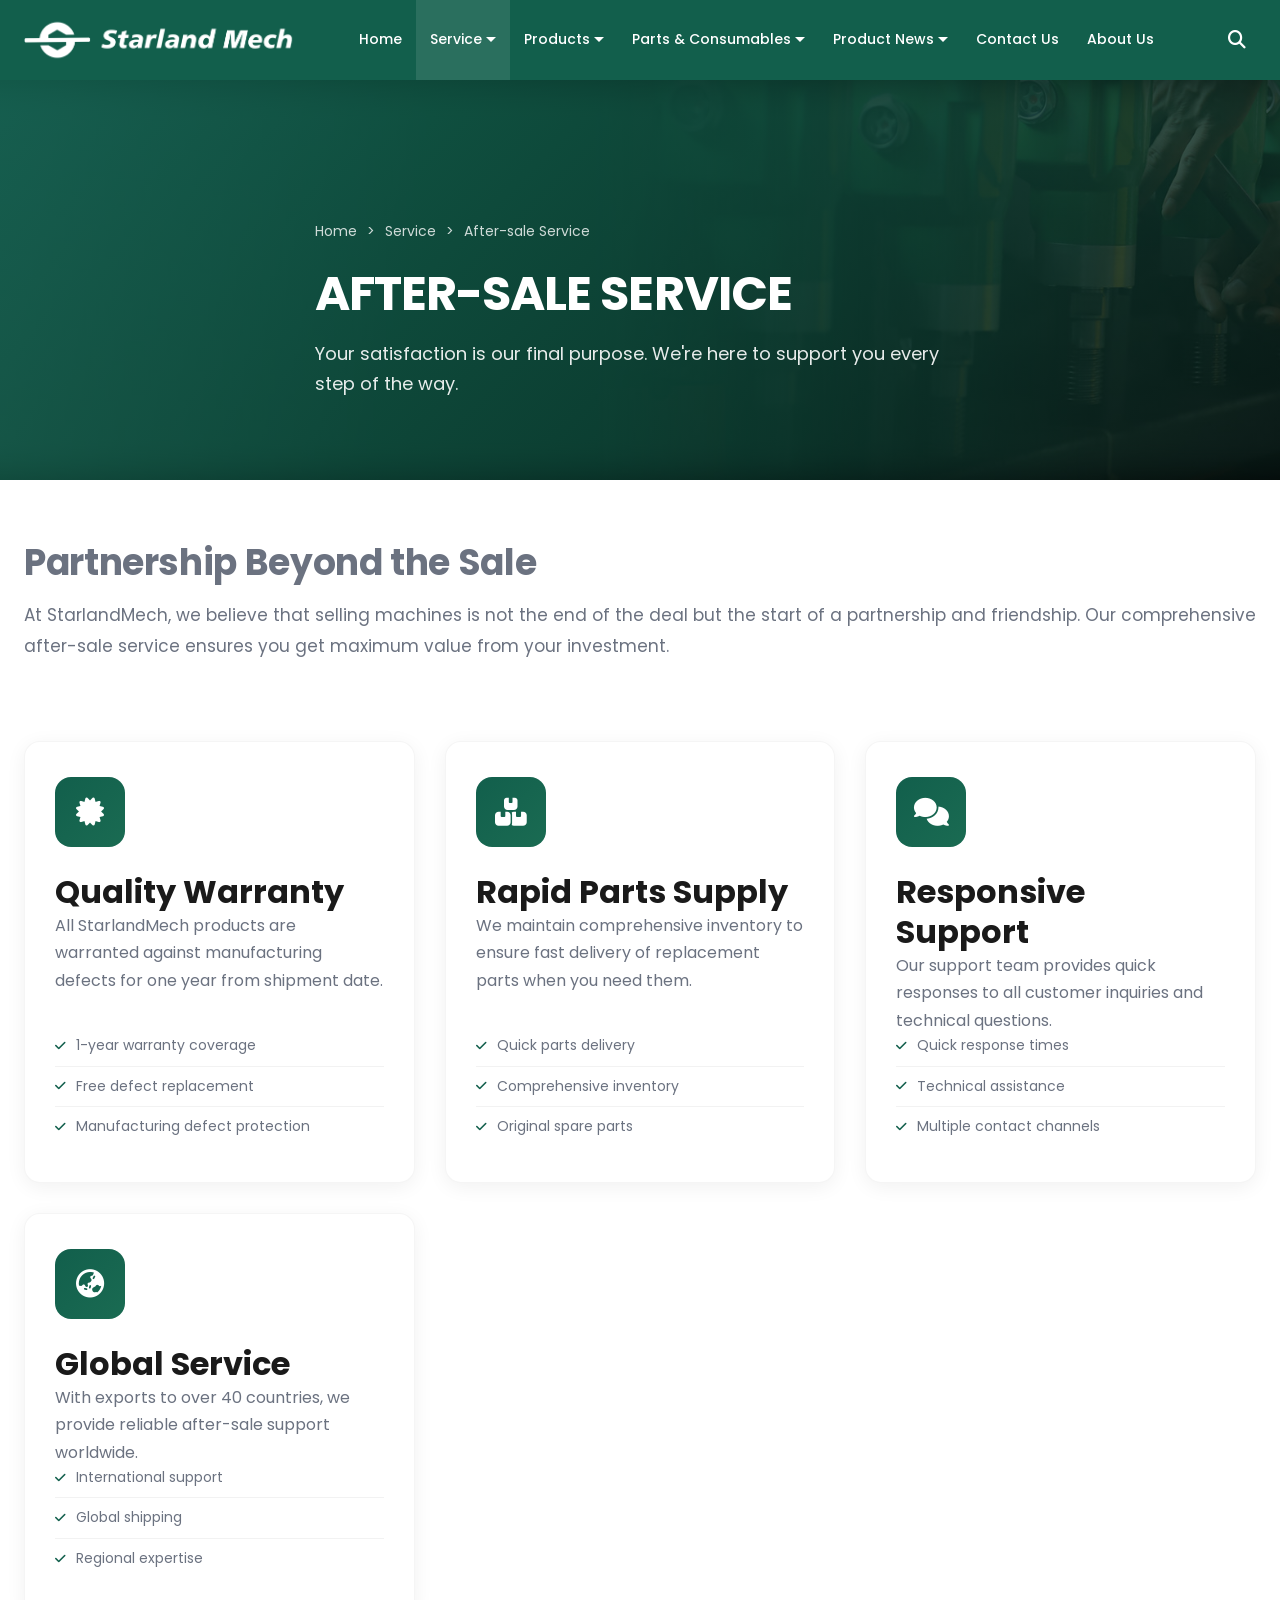
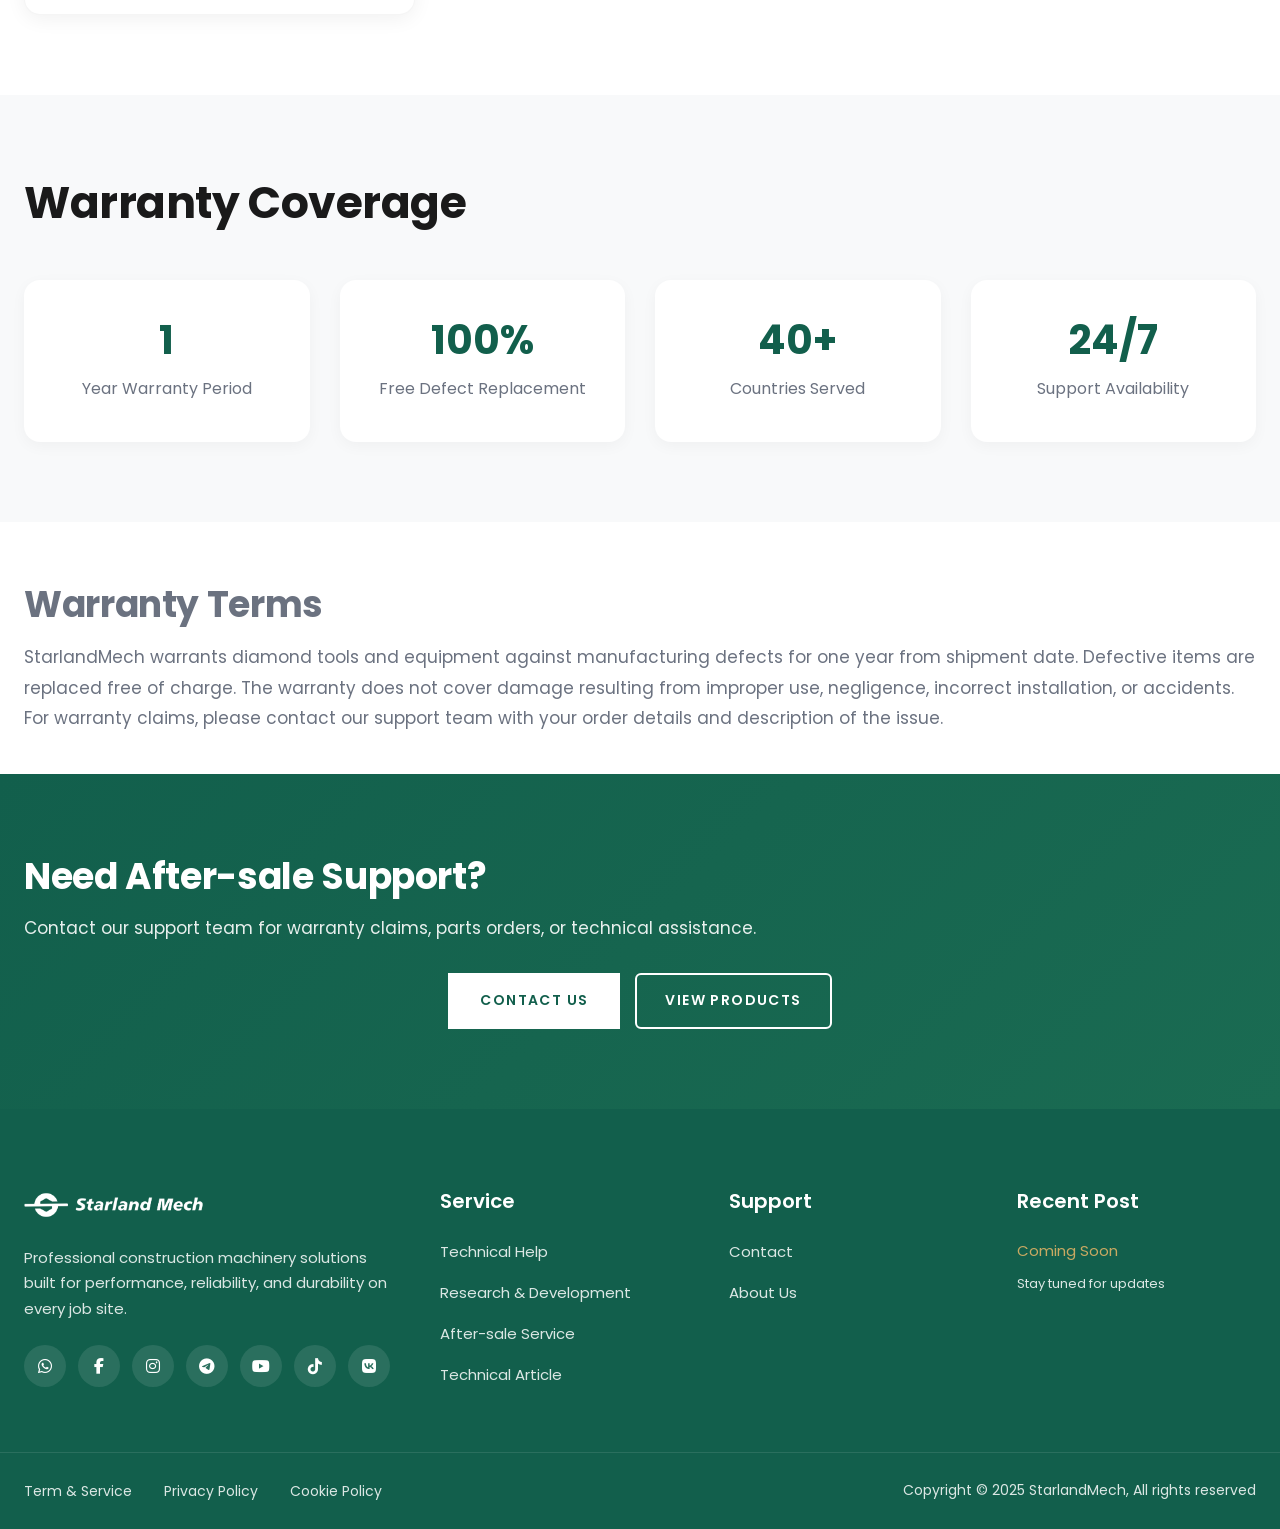
<file: pages/after-sale-service.html>
<!DOCTYPE html>
<html lang="en">
<head>
    <meta charset="UTF-8">
    <meta name="viewport" content="width=device-width, initial-scale=1.0">
    <meta name="description" content="StarlandMech After-sale Service - Comprehensive warranty, rapid parts supply, and professional support for diamond core drills, drill stands, and floor grinders.">
    <meta name="keywords" content="after-sale service, warranty, parts supply, equipment maintenance, technical support, customer service, StarlandMech">
    <meta name="author" content="StarlandMech">
    <meta name="robots" content="index, follow">
    <title>After-sale Service | StarlandMech - Warranty & Support</title>

    <!-- Canonical URL -->
    <link rel="canonical" href="https://starlandmech.com/pages/after-sale-service.html">

    <!-- Open Graph / Facebook -->
    <meta property="og:locale" content="en_US">
    <meta property="og:type" content="website">
    <meta property="og:title" content="After-sale Service | StarlandMech - Warranty & Support">
    <meta property="og:description" content="Comprehensive warranty, rapid parts supply, and professional support for construction machinery.">
    <meta property="og:url" content="https://starlandmech.com/pages/after-sale-service.html">
    <meta property="og:site_name" content="StarlandMech">
    <meta property="og:image" content="https://starlandmech.com/assets/images/logo-footer.png">

    <!-- Twitter Card -->
    <meta name="twitter:card" content="summary_large_image">
    <meta name="twitter:title" content="After-sale Service | StarlandMech">
    <meta name="twitter:description" content="Comprehensive warranty, rapid parts supply, and professional support for construction machinery.">
    <meta name="twitter:image" content="https://starlandmech.com/assets/images/logo-footer.png">

    <!-- Fonts -->
    <link rel="preconnect" href="https://fonts.googleapis.com">
    <link rel="preconnect" href="https://fonts.gstatic.com" crossorigin>
    <link href="https://fonts.googleapis.com/css2?family=Inter:wght@400;500;600;700&display=swap" rel="stylesheet">

    <!-- Font Awesome -->
    <link rel="stylesheet" href="https://cdnjs.cloudflare.com/ajax/libs/font-awesome/6.4.0/css/all.min.css">

    <!-- Custom CSS -->
    <link rel="stylesheet" href="../assets/css/styles.css">
    <link rel="stylesheet" href="../assets/css/pages.css">
</head>
<body>
    <div id="site-header"></div>

    <!-- Page Header -->
    <section class="services-hero-banner">
        <div class="banner-overlay"></div>
        <img src="../assets/images/after-sale-service-header-banner.jpg" alt="After-sale Service" class="banner-bg">
        <div class="container">
            <nav class="breadcrumb">
                <a href="../index.html">Home</a>
                <span>&gt;</span>
                <a href="services.html">Service</a>
                <span>&gt;</span>
                <span>After-sale Service</span>
            </nav>
            <div class="banner-content">
                <h1>AFTER-SALE SERVICE</h1>
                <p>Your satisfaction is our final purpose. We're here to support you every step of the way.</p>
            </div>
        </div>
    </section>

    <!-- After-sale Content -->
    <section class="services-intro">
        <div class="container">
            <h2>Partnership Beyond the Sale</h2>
            <p>At StarlandMech, we believe that selling machines is not the end of the deal but the start of a partnership and friendship. Our comprehensive after-sale service ensures you get maximum value from your investment.</p>
        </div>
    </section>

    <section class="services-grid-section">
        <div class="container">
            <div class="services-grid">
                <div class="service-card">
                    <div class="service-icon">
                        <i class="fas fa-certificate"></i>
                    </div>
                    <h3>Quality Warranty</h3>
                    <p>All StarlandMech products are warranted against manufacturing defects for one year from shipment date.</p>
                    <ul class="service-features">
                        <li><i class="fas fa-check"></i> 1-year warranty coverage</li>
                        <li><i class="fas fa-check"></i> Free defect replacement</li>
                        <li><i class="fas fa-check"></i> Manufacturing defect protection</li>
                    </ul>
                </div>
                <div class="service-card">
                    <div class="service-icon">
                        <i class="fas fa-boxes"></i>
                    </div>
                    <h3>Rapid Parts Supply</h3>
                    <p>We maintain comprehensive inventory to ensure fast delivery of replacement parts when you need them.</p>
                    <ul class="service-features">
                        <li><i class="fas fa-check"></i> Quick parts delivery</li>
                        <li><i class="fas fa-check"></i> Comprehensive inventory</li>
                        <li><i class="fas fa-check"></i> Original spare parts</li>
                    </ul>
                </div>
                <div class="service-card">
                    <div class="service-icon">
                        <i class="fas fa-comments"></i>
                    </div>
                    <h3>Responsive Support</h3>
                    <p>Our support team provides quick responses to all customer inquiries and technical questions.</p>
                    <ul class="service-features">
                        <li><i class="fas fa-check"></i> Quick response times</li>
                        <li><i class="fas fa-check"></i> Technical assistance</li>
                        <li><i class="fas fa-check"></i> Multiple contact channels</li>
                    </ul>
                </div>
                <div class="service-card">
                    <div class="service-icon">
                        <i class="fas fa-globe-asia"></i>
                    </div>
                    <h3>Global Service</h3>
                    <p>With exports to over 40 countries, we provide reliable after-sale support worldwide.</p>
                    <ul class="service-features">
                        <li><i class="fas fa-check"></i> International support</li>
                        <li><i class="fas fa-check"></i> Global shipping</li>
                        <li><i class="fas fa-check"></i> Regional expertise</li>
                    </ul>
                </div>
            </div>
        </div>
    </section>

    <!-- Warranty Details Section -->
    <section class="why-choose-services">
        <div class="container">
            <h2>Warranty Coverage</h2>
            <div class="advantages-grid">
                <div class="advantage-item">
                    <div class="advantage-number">1</div>
                    <div class="advantage-text">Year Warranty Period</div>
                </div>
                <div class="advantage-item">
                    <div class="advantage-number">100%</div>
                    <div class="advantage-text">Free Defect Replacement</div>
                </div>
                <div class="advantage-item">
                    <div class="advantage-number">40+</div>
                    <div class="advantage-text">Countries Served</div>
                </div>
                <div class="advantage-item">
                    <div class="advantage-number">24/7</div>
                    <div class="advantage-text">Support Availability</div>
                </div>
            </div>
        </div>
    </section>

    <!-- Warranty Note -->
    <section class="services-intro">
        <div class="container">
            <h2>Warranty Terms</h2>
            <p>StarlandMech warrants diamond tools and equipment against manufacturing defects for one year from shipment date. Defective items are replaced free of charge. The warranty does not cover damage resulting from improper use, negligence, incorrect installation, or accidents. For warranty claims, please contact our support team with your order details and description of the issue.</p>
        </div>
    </section>

    <!-- CTA Section -->
    <section class="services-cta">
        <div class="container">
            <h2>Need After-sale Support?</h2>
            <p>Contact our support team for warranty claims, parts orders, or technical assistance.</p>
            <div class="cta-buttons">
                <a href="contact.html" class="btn btn-primary">Contact Us</a>
                <a href="products.html" class="btn btn-outline">View Products</a>
            </div>
        </div>
    </section>

    <div id="site-footer"></div>

    <!-- Scroll to Top -->
    <button id="scrollToTop" class="scroll-to-top"><i class="fas fa-chevron-up"></i></button>

    <script src="../assets/js/components.js"></script>
    <script>renderHeader('after-sale-service'); renderFooter();</script>
    <script src="../assets/js/main.js"></script>
</body>
</html>
</file>
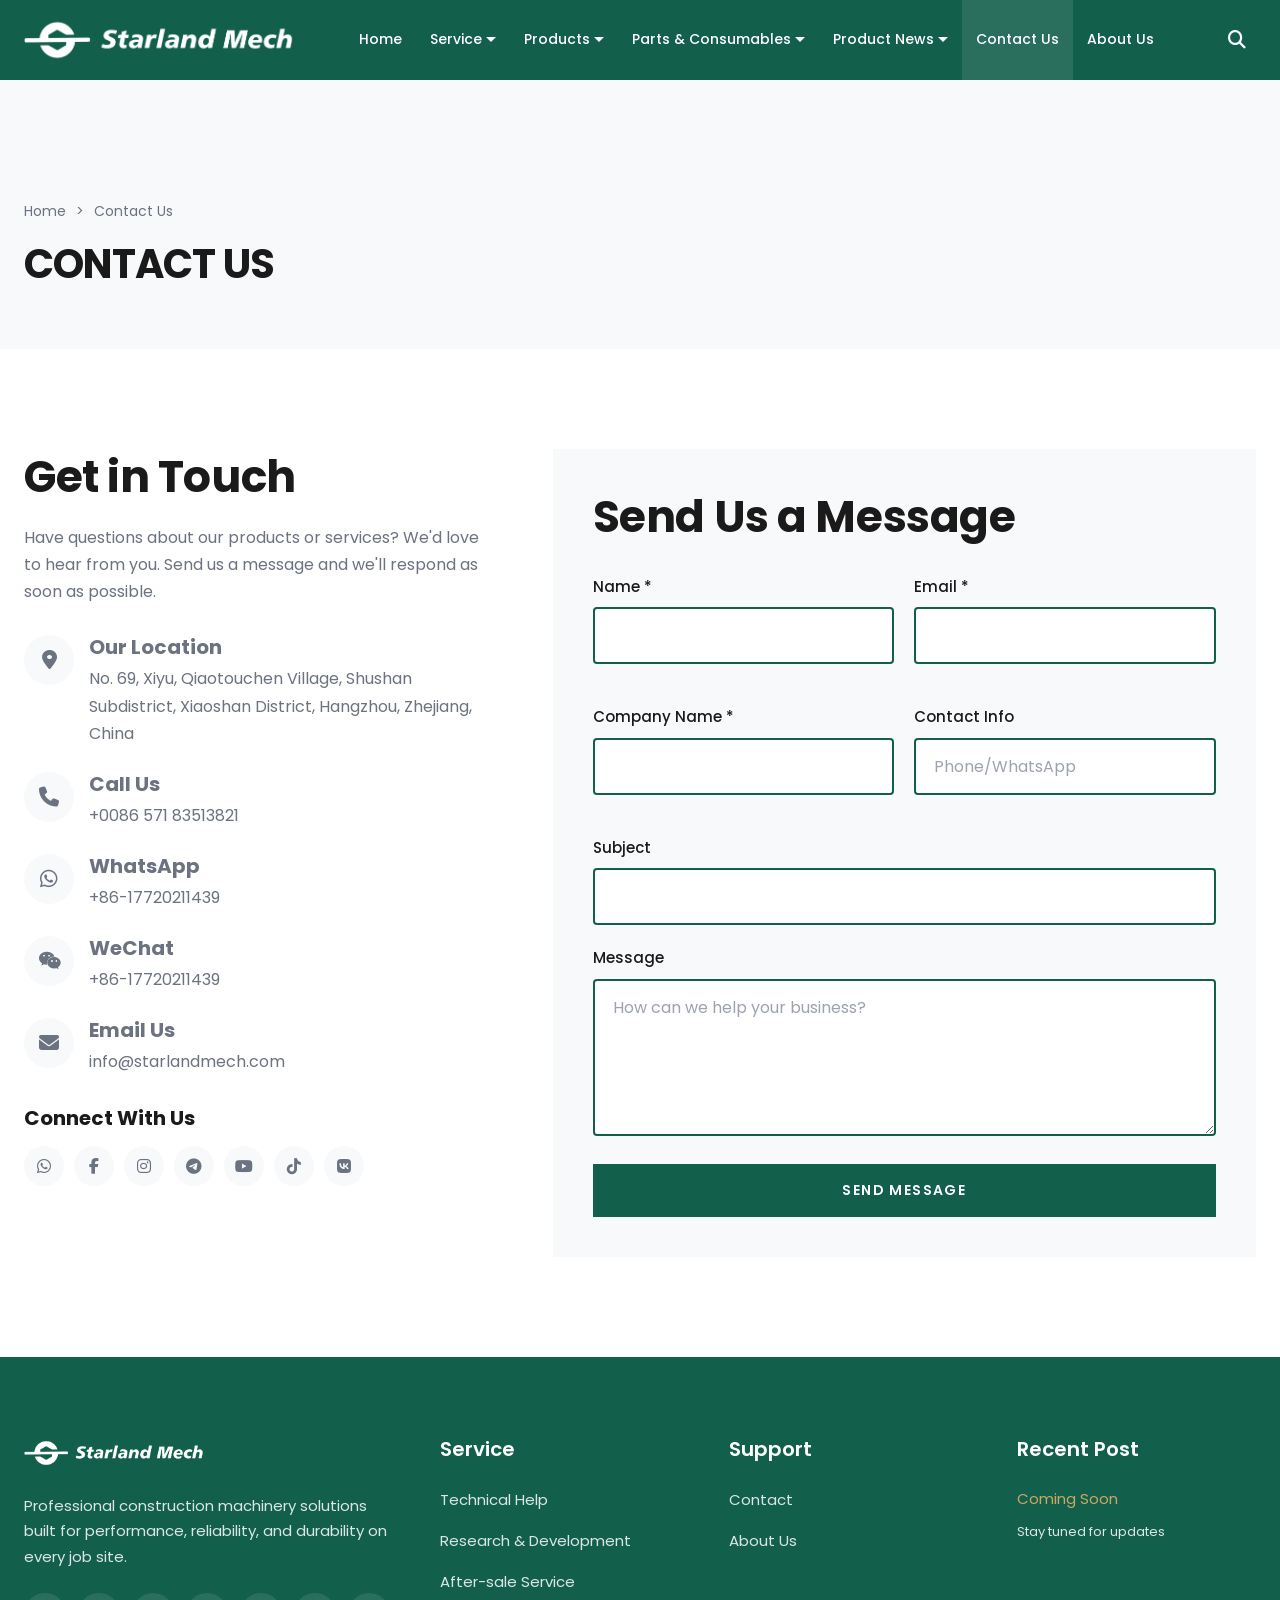
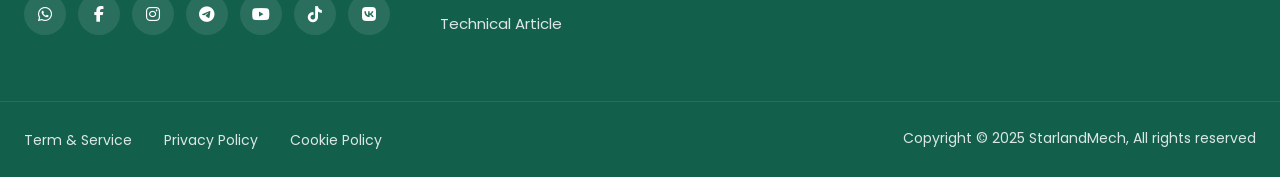
<file: pages/contact.html>
<!DOCTYPE html>
<html lang="en">
<head>
    <meta charset="UTF-8">
    <meta name="viewport" content="width=device-width, initial-scale=1.0">
    <meta name="description" content="Contact StarlandMech - Get in touch with us for all your concrete machinery needs. Request a quote, technical support, or product information today.">
    <meta name="keywords" content="contact StarlandMech, machinery quote request, technical support, product inquiry, construction equipment consultation, customer service">
    <meta name="author" content="StarlandMech">
    <meta name="robots" content="index, follow">
    <title>Contact Us | StarlandMech - Get a Quote Today</title>

    <!-- Canonical URL -->
    <link rel="canonical" href="https://starlandmech.com/pages/contact.html">

    <!-- Open Graph / Facebook -->
    <meta property="og:locale" content="en_US">
    <meta property="og:type" content="website">
    <meta property="og:title" content="Contact Us | StarlandMech - Get a Quote Today">
    <meta property="og:description" content="Get in touch with StarlandMech for all your concrete machinery needs. Request a quote, technical support, or product information.">
    <meta property="og:url" content="https://starlandmech.com/pages/contact.html">
    <meta property="og:site_name" content="StarlandMech">
    <meta property="og:image" content="https://starlandmech.com/assets/images/logo-footer.png">

    <!-- Twitter Card -->
    <meta name="twitter:card" content="summary_large_image">
    <meta name="twitter:title" content="Contact Us | StarlandMech">
    <meta name="twitter:description" content="Get in touch for all your concrete machinery needs. Request a quote or product information.">
    <meta name="twitter:image" content="https://starlandmech.com/assets/images/logo-footer.png">

    <!-- Fonts -->
    <link rel="preconnect" href="https://fonts.googleapis.com">
    <link rel="preconnect" href="https://fonts.gstatic.com" crossorigin>
    <link href="https://fonts.googleapis.com/css2?family=Inter:wght@400;500;600;700&display=swap" rel="stylesheet">

    <!-- Font Awesome -->
    <link rel="stylesheet" href="https://cdnjs.cloudflare.com/ajax/libs/font-awesome/6.4.0/css/all.min.css">

    <!-- Custom CSS -->
    <link rel="stylesheet" href="../assets/css/styles.css">
    <link rel="stylesheet" href="../assets/css/pages.css">
</head>
<body>
    <div id="site-header"></div>

    <!-- Page Header -->
    <section class="page-header">
        <div class="container">
            <nav class="breadcrumb">
                <a href="../index.html">Home</a>
                <span>&gt;</span>
                <span>Contact Us</span>
            </nav>
            <h1>CONTACT US</h1>
        </div>
    </section>

    <!-- Contact Section -->
    <section class="contact-section">
        <div class="container">
            <div class="contact-grid">
                <div class="contact-info">
                    <h2>Get in Touch</h2>
                    <p>Have questions about our products or services? We'd love to hear from you. Send us a message and we'll respond as soon as possible.</p>

                    <div class="info-items">
                        <div class="info-item">
                            <div class="info-icon">
                                <i class="fas fa-map-marker-alt"></i>
                            </div>
                            <div class="info-content">
                                <h5>Our Location</h5>
                                <p>No. 69, Xiyu, Qiaotouchen Village, Shushan Subdistrict, Xiaoshan District, Hangzhou, Zhejiang, China</p>
                            </div>
                        </div>
                        <div class="info-item">
                            <div class="info-icon">
                                <i class="fas fa-phone"></i>
                            </div>
                            <div class="info-content">
                                <h5>Call Us</h5>
                                <p>+0086 571 83513821</p>
                            </div>
                        </div>
                        <div class="info-item">
                            <div class="info-icon">
                                <i class="fab fa-whatsapp"></i>
                            </div>
                            <div class="info-content">
                                <h5>WhatsApp</h5>
                                <p><a href="https://wa.me/8617720211439">+86-17720211439</a></p>
                            </div>
                        </div>
                        <div class="info-item">
                            <div class="info-icon">
                                <i class="fab fa-weixin"></i>
                            </div>
                            <div class="info-content">
                                <h5>WeChat</h5>
                                <p>+86-17720211439</p>
                            </div>
                        </div>
                        <div class="info-item">
                            <div class="info-icon">
                                <i class="fas fa-envelope"></i>
                            </div>
                            <div class="info-content">
                                <h5>Email Us</h5>
                                <p>info@starlandmech.com</p>
                            </div>
                        </div>
                    </div>

                    <div class="social-connect">
                        <h5>Connect With Us</h5>
                        <div class="social-icons">
                            <a href="https://wa.me/message/7Y2LBZ2Z2SI3B1" target="_blank"><i class="fab fa-whatsapp"></i></a>
                            <a href="https://facebook.com/share/1Bc6PDuMKT" target="_blank"><i class="fab fa-facebook-f"></i></a>
                            <a href="https://instagram.com/starlandmech?igsh=MW9mcGN4Z212NzhwbQ==" target="_blank"><i class="fab fa-instagram"></i></a>
                            <a href="https://t.me/StarlandMech" target="_blank"><i class="fab fa-telegram"></i></a>
                            <a href="https://youtube.com/@starlandmech" target="_blank"><i class="fab fa-youtube"></i></a>
                            <a href="https://tiktok.com/@starland_mech.gar" target="_blank"><i class="fab fa-tiktok"></i></a>
                            <a href="https://vk.com/mr.garvin" target="_blank"><i class="fab fa-vk"></i></a>
                        </div>
                    </div>
                </div>

                <div class="contact-form-wrapper">
                    <h2>Send Us a Message</h2>
                    <form id="contactForm" class="contact-form" action="https://formspree.io/f/YOUR_FORM_ID" method="POST">
                        <div class="form-row">
                            <div class="form-group">
                                <label for="name">Name *</label>
                                <input type="text" id="name" name="name" required>
                            </div>
                            <div class="form-group">
                                <label for="email">Email *</label>
                                <input type="email" id="email" name="email" required>
                            </div>
                        </div>
                        <div class="form-row">
                            <div class="form-group">
                                <label for="company">Company Name *</label>
                                <input type="text" id="company" name="company" required>
                            </div>
                            <div class="form-group">
                                <label for="phone">Contact Info</label>
                                <input type="text" id="phone" name="phone" placeholder="Phone/WhatsApp">
                            </div>
                        </div>
                        <div class="form-group">
                            <label for="subject">Subject</label>
                            <input type="text" id="subject" name="subject">
                        </div>
                        <div class="form-group">
                            <label for="message">Message</label>
                            <textarea id="message" name="message" rows="5" placeholder="How can we help your business?"></textarea>
                        </div>
                        <button type="submit" class="btn btn-primary btn-full">Send Message</button>
                    </form>
                </div>
            </div>
        </div>
    </section>

    <div id="site-footer"></div>

    <!-- Scroll to Top -->
    <button id="scrollToTop" class="scroll-to-top"><i class="fas fa-chevron-up"></i></button>

    <script src="../assets/js/components.js"></script>
    <script>renderHeader('contact'); renderFooter();</script>
    <script src="../assets/js/main.js"></script>
    <script>
        // Contact form handling
        document.getElementById('contactForm').addEventListener('submit', function(e) {
            e.preventDefault();
            alert('Thank you for your message! We will get back to you soon.\n\nNote: Configure Formspree to enable actual email sending.');
            this.reset();
        });
    </script>
</body>
</html>
</file>
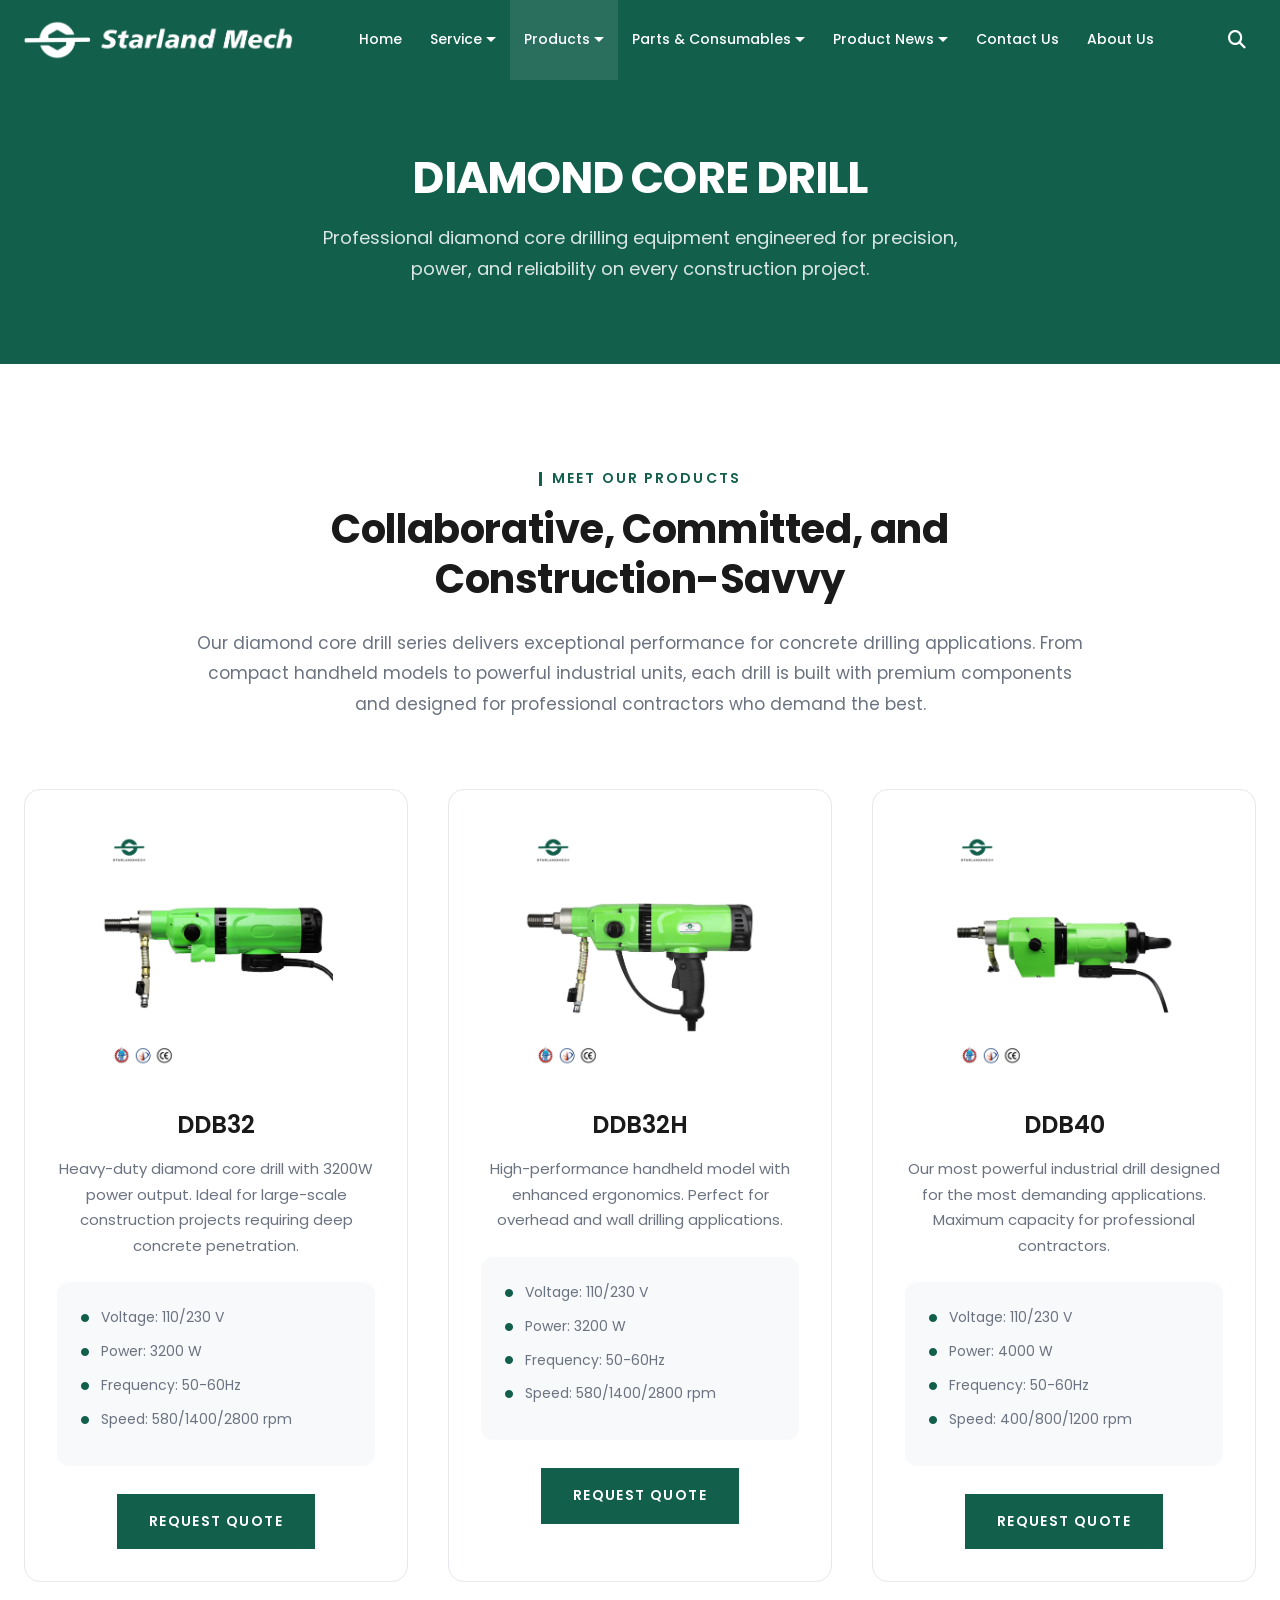
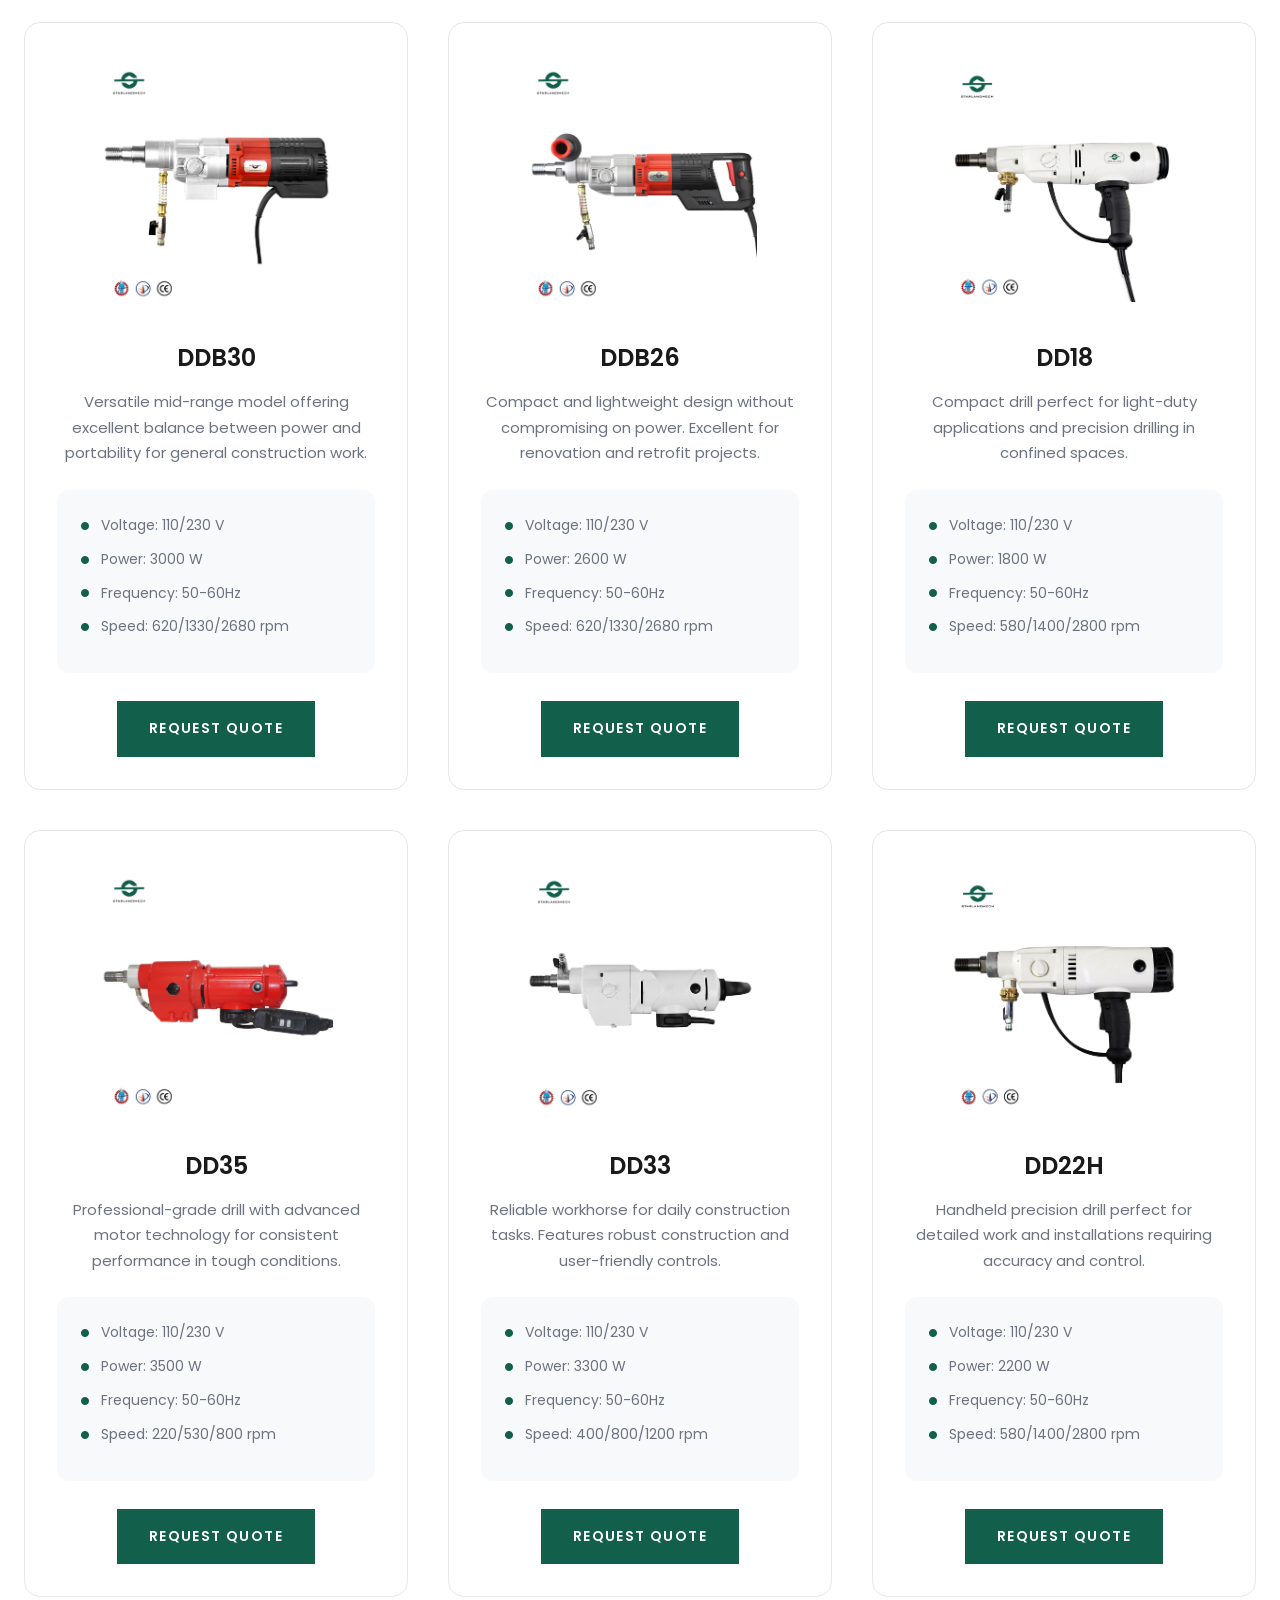
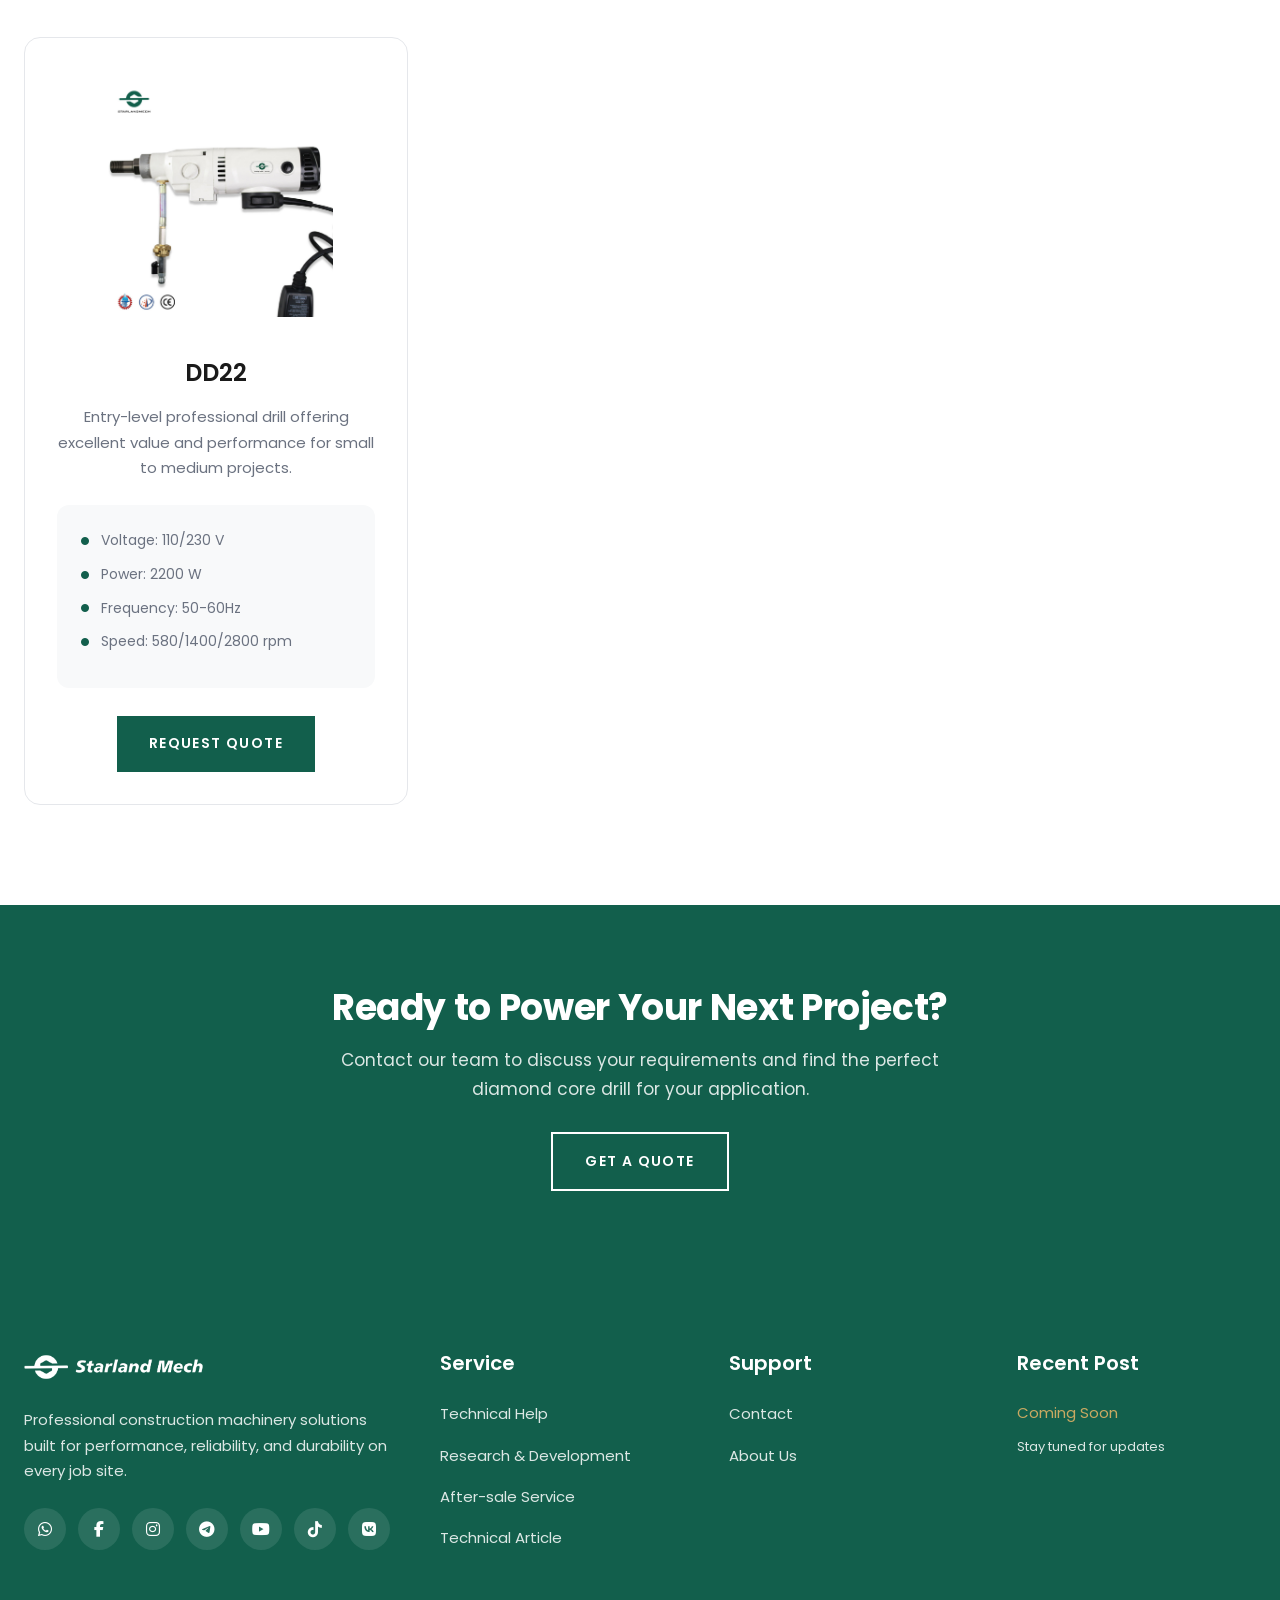
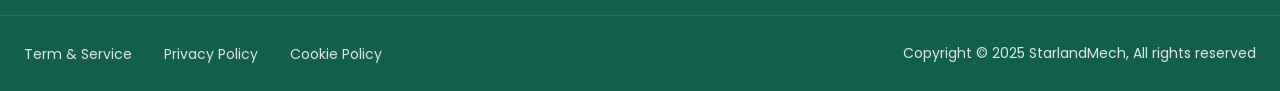
<file: pages/diamond-core-drill.html>
<!DOCTYPE html>
<html lang="en">
<head>
    <meta charset="UTF-8">
    <meta name="viewport" content="width=device-width, initial-scale=1.0">
    <meta name="description" content="StarlandMech Diamond Core Drills - Professional diamond core drilling machines for concrete, masonry, and construction applications. High-performance, durable, and precision-engineered.">
    <meta name="keywords" content="diamond core drill, core drilling machine, concrete drill, masonry drill, diamond drilling equipment, professional core drill, StarlandMech drill">
    <meta name="author" content="StarlandMech">
    <meta name="robots" content="index, follow">
    <title>Diamond Core Drill | StarlandMech - Professional Core Drilling Equipment</title>

    <!-- Canonical URL -->
    <link rel="canonical" href="https://starlandmech.com/pages/diamond-core-drill.html">

    <!-- Open Graph / Facebook -->
    <meta property="og:locale" content="en_US">
    <meta property="og:type" content="product">
    <meta property="og:title" content="Diamond Core Drill | StarlandMech - Professional Core Drilling Equipment">
    <meta property="og:description" content="Professional diamond core drilling machines for concrete, masonry, and construction applications. High-performance and precision-engineered.">
    <meta property="og:url" content="https://starlandmech.com/pages/diamond-core-drill.html">
    <meta property="og:site_name" content="StarlandMech">
    <meta property="og:image" content="https://starlandmech.com/assets/images/logo-footer.png">

    <!-- Twitter Card -->
    <meta name="twitter:card" content="summary_large_image">
    <meta name="twitter:title" content="Diamond Core Drill | StarlandMech">
    <meta name="twitter:description" content="Professional diamond core drilling machines for concrete and construction applications.">
    <meta name="twitter:image" content="https://starlandmech.com/assets/images/logo-footer.png">

    <!-- Structured Data - Product -->
    <script type="application/ld+json">
    {
        "@context": "https://schema.org",
        "@type": "Product",
        "name": "Diamond Core Drill",
        "description": "Professional diamond core drilling machines for concrete, masonry, and construction applications. High-performance, durable, and precision-engineered equipment.",
        "brand": {
            "@type": "Brand",
            "name": "StarlandMech"
        },
        "category": "Construction Machinery",
        "manufacturer": {
            "@type": "Organization",
            "name": "StarlandMech"
        }
    }
    </script>

    <!-- Fonts - Unified Poppins -->
    <link rel="preconnect" href="https://fonts.googleapis.com">
    <link rel="preconnect" href="https://fonts.gstatic.com" crossorigin>
    <link href="https://fonts.googleapis.com/css2?family=Poppins:ital,wght@0,300;0,400;0,500;0,600;0,700;1,400;1,500&display=swap" rel="stylesheet">

    <!-- Font Awesome -->
    <link rel="stylesheet" href="https://cdnjs.cloudflare.com/ajax/libs/font-awesome/6.4.0/css/all.min.css">

    <!-- Custom CSS -->
    <link rel="stylesheet" href="../assets/css/styles.css">
</head>
<body>
    <div id="site-header"></div>

    <!-- Product Hero Section -->
    <section class="product-hero">
        <div class="container">
            <h1>DIAMOND CORE DRILL</h1>
            <p>Professional diamond core drilling equipment engineered for precision, power, and reliability on every construction project.</p>
        </div>
    </section>

    <!-- Product Grid Section -->
    <section class="product-grid-section">
        <div class="container">
            <div class="product-intro">
                <h6 class="section-label">MEET OUR PRODUCTS</h6>
                <h2>Collaborative, Committed, and Construction-Savvy</h2>
                <p>Our diamond core drill series delivers exceptional performance for concrete drilling applications. From compact handheld models to powerful industrial units, each drill is built with premium components and designed for professional contractors who demand the best.</p>
            </div>

            <div class="products-grid-alt">
                <!-- Product 1: DDB32 -->
                <div class="product-item">
                    <div class="product-item-image">
                        <img src="../assets/images/product-drill-DDB32.jpg" alt="DDB32 Diamond Core Drill">
                    </div>
                    <h3>DDB32</h3>
                    <p>Heavy-duty diamond core drill with 3200W power output. Ideal for large-scale construction projects requiring deep concrete penetration.</p>
                    <div class="product-specs">
                        <ul>
                            <li><i class="fas fa-circle"></i> Voltage: 110/230 V</li>
                            <li><i class="fas fa-circle"></i> Power: 3200 W</li>
                            <li><i class="fas fa-circle"></i> Frequency: 50-60Hz</li>
                            <li><i class="fas fa-circle"></i> Speed: 580/1400/2800 rpm</li>
                        </ul>
                    </div>
                    <a href="#" class="btn btn-primary" onclick="openQuoteModal(); return false;">Request Quote</a>
                </div>

                <!-- Product 2: DDB32H -->
                <div class="product-item">
                    <div class="product-item-image">
                        <img src="../assets/images/product-drill-DDB32H.jpg" alt="DDB32H Diamond Core Drill">
                    </div>
                    <h3>DDB32H</h3>
                    <p>High-performance handheld model with enhanced ergonomics. Perfect for overhead and wall drilling applications.</p>
                    <div class="product-specs">
                        <ul>
                            <li><i class="fas fa-circle"></i> Voltage: 110/230 V</li>
                            <li><i class="fas fa-circle"></i> Power: 3200 W</li>
                            <li><i class="fas fa-circle"></i> Frequency: 50-60Hz</li>
                            <li><i class="fas fa-circle"></i> Speed: 580/1400/2800 rpm</li>
                        </ul>
                    </div>
                    <a href="#" class="btn btn-primary" onclick="openQuoteModal(); return false;">Request Quote</a>
                </div>

                <!-- Product 3: DDB40 -->
                <div class="product-item">
                    <div class="product-item-image">
                        <img src="../assets/images/product-drill-DDB40.jpg" alt="DDB40 Diamond Core Drill">
                    </div>
                    <h3>DDB40</h3>
                    <p>Our most powerful industrial drill designed for the most demanding applications. Maximum capacity for professional contractors.</p>
                    <div class="product-specs">
                        <ul>
                            <li><i class="fas fa-circle"></i> Voltage: 110/230 V</li>
                            <li><i class="fas fa-circle"></i> Power: 4000 W</li>
                            <li><i class="fas fa-circle"></i> Frequency: 50-60Hz</li>
                            <li><i class="fas fa-circle"></i> Speed: 400/800/1200 rpm</li>
                        </ul>
                    </div>
                    <a href="#" class="btn btn-primary" onclick="openQuoteModal(); return false;">Request Quote</a>
                </div>

                <!-- Product 4: DDB30 -->
                <div class="product-item">
                    <div class="product-item-image">
                        <img src="../assets/images/product-drill-DDB30.jpg" alt="DDB30 Diamond Core Drill">
                    </div>
                    <h3>DDB30</h3>
                    <p>Versatile mid-range model offering excellent balance between power and portability for general construction work.</p>
                    <div class="product-specs">
                        <ul>
                            <li><i class="fas fa-circle"></i> Voltage: 110/230 V</li>
                            <li><i class="fas fa-circle"></i> Power: 3000 W</li>
                            <li><i class="fas fa-circle"></i> Frequency: 50-60Hz</li>
                            <li><i class="fas fa-circle"></i> Speed: 620/1330/2680 rpm</li>
                        </ul>
                    </div>
                    <a href="#" class="btn btn-primary" onclick="openQuoteModal(); return false;">Request Quote</a>
                </div>

                <!-- Product 5: DDB26 -->
                <div class="product-item">
                    <div class="product-item-image">
                        <img src="../assets/images/product-drill-DDB26.jpg" alt="DDB26 Diamond Core Drill">
                    </div>
                    <h3>DDB26</h3>
                    <p>Compact and lightweight design without compromising on power. Excellent for renovation and retrofit projects.</p>
                    <div class="product-specs">
                        <ul>
                            <li><i class="fas fa-circle"></i> Voltage: 110/230 V</li>
                            <li><i class="fas fa-circle"></i> Power: 2600 W</li>
                            <li><i class="fas fa-circle"></i> Frequency: 50-60Hz</li>
                            <li><i class="fas fa-circle"></i> Speed: 620/1330/2680 rpm</li>
                        </ul>
                    </div>
                    <a href="#" class="btn btn-primary" onclick="openQuoteModal(); return false;">Request Quote</a>
                </div>

                <!-- Product 6: DD18 -->
                <div class="product-item">
                    <div class="product-item-image">
                        <img src="../assets/images/product-drill-DD18.jpg" alt="DD18 Diamond Core Drill">
                    </div>
                    <h3>DD18</h3>
                    <p>Compact drill perfect for light-duty applications and precision drilling in confined spaces.</p>
                    <div class="product-specs">
                        <ul>
                            <li><i class="fas fa-circle"></i> Voltage: 110/230 V</li>
                            <li><i class="fas fa-circle"></i> Power: 1800 W</li>
                            <li><i class="fas fa-circle"></i> Frequency: 50-60Hz</li>
                            <li><i class="fas fa-circle"></i> Speed: 580/1400/2800 rpm</li>
                        </ul>
                    </div>
                    <a href="#" class="btn btn-primary" onclick="openQuoteModal(); return false;">Request Quote</a>
                </div>

                <!-- Product 7: DD35 -->
                <div class="product-item">
                    <div class="product-item-image">
                        <img src="../assets/images/product-drill-DD35.jpg" alt="DD35 Diamond Core Drill">
                    </div>
                    <h3>DD35</h3>
                    <p>Professional-grade drill with advanced motor technology for consistent performance in tough conditions.</p>
                    <div class="product-specs">
                        <ul>
                            <li><i class="fas fa-circle"></i> Voltage: 110/230 V</li>
                            <li><i class="fas fa-circle"></i> Power: 3500 W</li>
                            <li><i class="fas fa-circle"></i> Frequency: 50-60Hz</li>
                            <li><i class="fas fa-circle"></i> Speed: 220/530/800 rpm</li>
                        </ul>
                    </div>
                    <a href="#" class="btn btn-primary" onclick="openQuoteModal(); return false;">Request Quote</a>
                </div>

                <!-- Product 8: DD33 -->
                <div class="product-item">
                    <div class="product-item-image">
                        <img src="../assets/images/product-drill-DD33.jpg" alt="DD33 Diamond Core Drill">
                    </div>
                    <h3>DD33</h3>
                    <p>Reliable workhorse for daily construction tasks. Features robust construction and user-friendly controls.</p>
                    <div class="product-specs">
                        <ul>
                            <li><i class="fas fa-circle"></i> Voltage: 110/230 V</li>
                            <li><i class="fas fa-circle"></i> Power: 3300 W</li>
                            <li><i class="fas fa-circle"></i> Frequency: 50-60Hz</li>
                            <li><i class="fas fa-circle"></i> Speed: 400/800/1200 rpm</li>
                        </ul>
                    </div>
                    <a href="#" class="btn btn-primary" onclick="openQuoteModal(); return false;">Request Quote</a>
                </div>

                <!-- Product 9: DD22H -->
                <div class="product-item">
                    <div class="product-item-image">
                        <img src="../assets/images/product-drill-DD22H.jpg" alt="DD22H Diamond Core Drill">
                    </div>
                    <h3>DD22H</h3>
                    <p>Handheld precision drill perfect for detailed work and installations requiring accuracy and control.</p>
                    <div class="product-specs">
                        <ul>
                            <li><i class="fas fa-circle"></i> Voltage: 110/230 V</li>
                            <li><i class="fas fa-circle"></i> Power: 2200 W</li>
                            <li><i class="fas fa-circle"></i> Frequency: 50-60Hz</li>
                            <li><i class="fas fa-circle"></i> Speed: 580/1400/2800 rpm</li>
                        </ul>
                    </div>
                    <a href="#" class="btn btn-primary" onclick="openQuoteModal(); return false;">Request Quote</a>
                </div>

                <!-- Product 10: DD22 -->
                <div class="product-item">
                    <div class="product-item-image">
                        <img src="../assets/images/product-drill-DD22.jpg" alt="DD22 Diamond Core Drill">
                    </div>
                    <h3>DD22</h3>
                    <p>Entry-level professional drill offering excellent value and performance for small to medium projects.</p>
                    <div class="product-specs">
                        <ul>
                            <li><i class="fas fa-circle"></i> Voltage: 110/230 V</li>
                            <li><i class="fas fa-circle"></i> Power: 2200 W</li>
                            <li><i class="fas fa-circle"></i> Frequency: 50-60Hz</li>
                            <li><i class="fas fa-circle"></i> Speed: 580/1400/2800 rpm</li>
                        </ul>
                    </div>
                    <a href="#" class="btn btn-primary" onclick="openQuoteModal(); return false;">Request Quote</a>
                </div>
            </div>
        </div>
    </section>

    <!-- CTA Section -->
    <section class="product-cta-section">
        <div class="container">
            <h2>Ready to Power Your Next Project?</h2>
            <p>Contact our team to discuss your requirements and find the perfect diamond core drill for your application.</p>
            <a href="#" class="btn btn-outline" onclick="openQuoteModal(); return false;">GET A QUOTE</a>
        </div>
    </section>

    <div id="site-footer"></div>

    <!-- Quote Request Modal -->
    <div id="quoteModal" class="modal">
        <div class="modal-content">
            <button class="modal-close" onclick="closeQuoteModal()">&times;</button>
            <h2>Request a Quote!</h2>
            <form id="quoteForm" class="quote-form" action="https://formspree.io/f/YOUR_FORM_ID" method="POST">
                <div class="form-row">
                    <div class="form-group">
                        <label for="name">Name</label>
                        <input type="text" id="name" name="name" placeholder="Name*" required>
                    </div>
                    <div class="form-group">
                        <label for="email">Email</label>
                        <input type="email" id="email" name="email" placeholder="Email*" required>
                    </div>
                </div>
                <div class="form-row">
                    <div class="form-group">
                        <label for="company">Company Name</label>
                        <input type="text" id="company" name="company" required>
                    </div>
                    <div class="form-group">
                        <label for="contact">Contact Info</label>
                        <input type="text" id="contact" name="contact" placeholder="Phone Number/WhatsApp/...">
                    </div>
                </div>
                <div class="form-group">
                    <label for="message">Message</label>
                    <textarea id="message" name="message" rows="4" placeholder="Which product are you interested in?"></textarea>
                </div>
                <button type="submit" class="btn btn-primary btn-full">Send</button>
            </form>
        </div>
    </div>

    <!-- Scroll to Top Button -->
    <button id="scrollToTop" class="scroll-to-top" aria-label="Scroll to top">
        <i class="fas fa-chevron-up"></i>
    </button>

    <!-- Scripts -->
    <script src="../assets/js/components.js"></script>
    <script>renderHeader('products'); renderFooter();</script>
    <script src="../assets/js/main.js"></script>
</body>
</html>
</file>
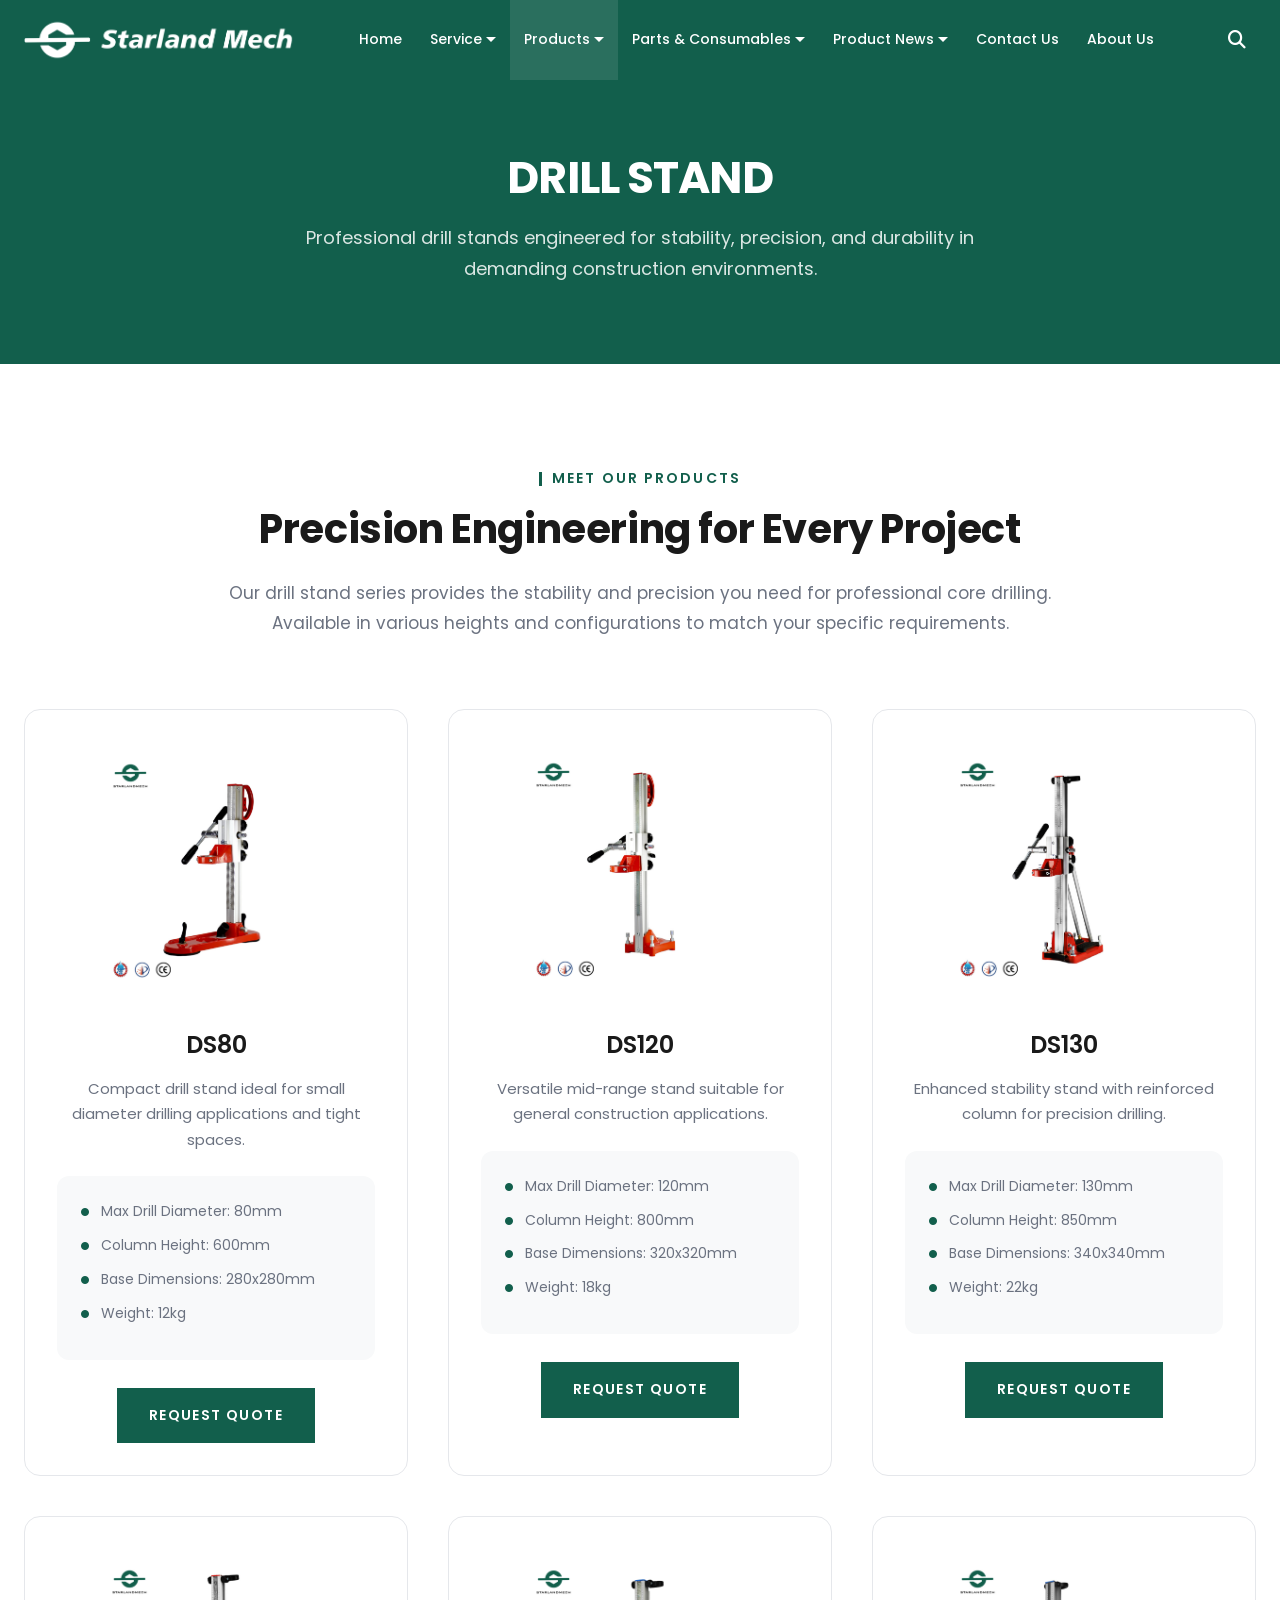
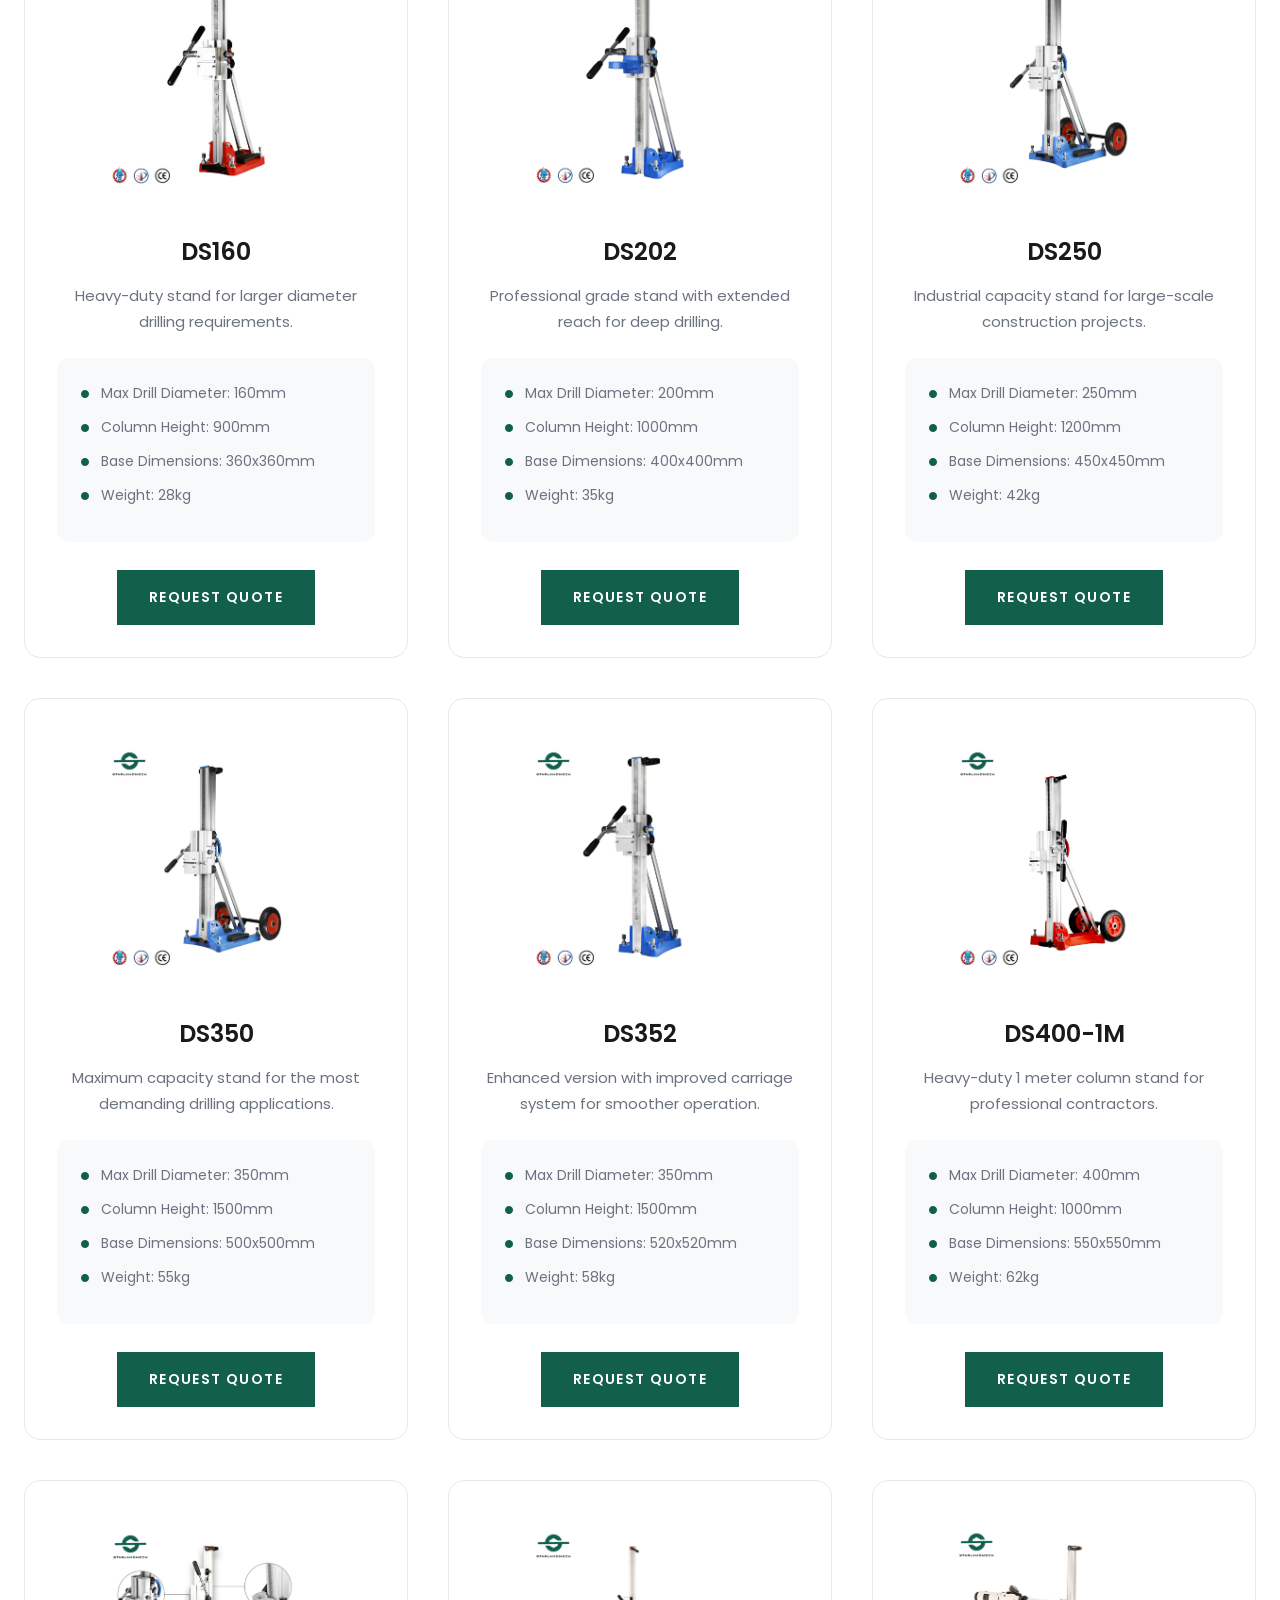
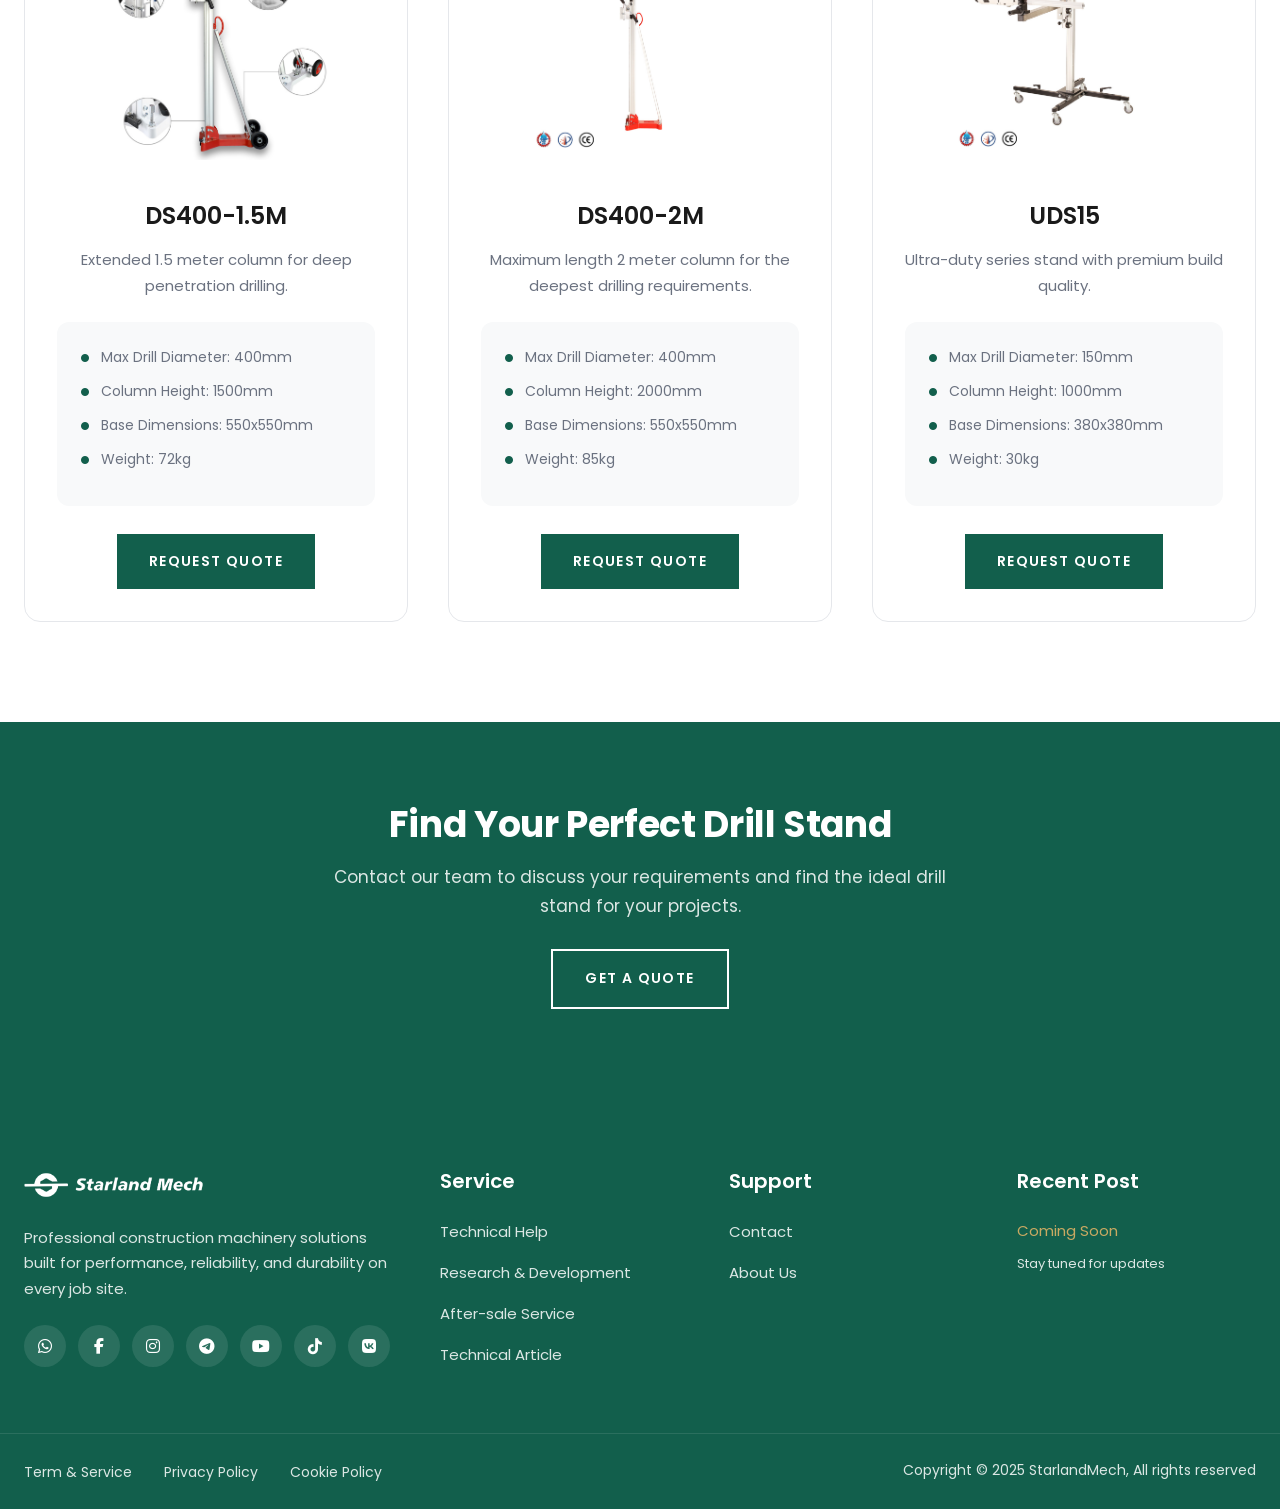
<file: pages/drill-stand.html>
<!DOCTYPE html>
<html lang="en">
<head>
    <meta charset="UTF-8">
    <meta name="viewport" content="width=device-width, initial-scale=1.0">
    <meta name="description" content="StarlandMech Drill Stands - Professional drill stand equipment for precise, stable, and accurate drilling operations. Heavy-duty construction for demanding applications.">
    <meta name="keywords" content="drill stand, drilling stand, core drill stand, adjustable drill stand, heavy duty drill stand, professional drill stand, StarlandMech stand">
    <meta name="author" content="StarlandMech">
    <meta name="robots" content="index, follow">
    <title>Drill Stand | StarlandMech - Professional Drill Stand Equipment</title>

    <!-- Canonical URL -->
    <link rel="canonical" href="https://starlandmech.com/pages/drill-stand.html">

    <!-- Open Graph / Facebook -->
    <meta property="og:locale" content="en_US">
    <meta property="og:type" content="product">
    <meta property="og:title" content="Drill Stand | StarlandMech - Professional Drill Stand Equipment">
    <meta property="og:description" content="Professional drill stand equipment for precise, stable, and accurate drilling operations. Heavy-duty construction.">
    <meta property="og:url" content="https://starlandmech.com/pages/drill-stand.html">
    <meta property="og:site_name" content="StarlandMech">
    <meta property="og:image" content="https://starlandmech.com/assets/images/logo-footer.png">

    <!-- Twitter Card -->
    <meta name="twitter:card" content="summary_large_image">
    <meta name="twitter:title" content="Drill Stand | StarlandMech">
    <meta name="twitter:description" content="Professional drill stand equipment for precise and stable drilling operations.">
    <meta name="twitter:image" content="https://starlandmech.com/assets/images/logo-footer.png">

    <!-- Structured Data - Product -->
    <script type="application/ld+json">
    {
        "@context": "https://schema.org",
        "@type": "Product",
        "name": "Drill Stand",
        "description": "Professional drill stand equipment for precise, stable, and accurate drilling operations. Heavy-duty construction for demanding applications.",
        "brand": {
            "@type": "Brand",
            "name": "StarlandMech"
        },
        "category": "Construction Machinery",
        "manufacturer": {
            "@type": "Organization",
            "name": "StarlandMech"
        }
    }
    </script>

    <!-- Fonts - Unified Poppins -->
    <link rel="preconnect" href="https://fonts.googleapis.com">
    <link rel="preconnect" href="https://fonts.gstatic.com" crossorigin>
    <link href="https://fonts.googleapis.com/css2?family=Poppins:ital,wght@0,300;0,400;0,500;0,600;0,700;1,400;1,500&display=swap" rel="stylesheet">

    <!-- Font Awesome -->
    <link rel="stylesheet" href="https://cdnjs.cloudflare.com/ajax/libs/font-awesome/6.4.0/css/all.min.css">

    <!-- Custom CSS -->
    <link rel="stylesheet" href="../assets/css/styles.css">
</head>
<body>
    <div id="site-header"></div>

    <!-- Product Hero Section -->
    <section class="product-hero">
        <div class="container">
            <h1>DRILL STAND</h1>
            <p>Professional drill stands engineered for stability, precision, and durability in demanding construction environments.</p>
        </div>
    </section>

    <!-- Product Grid Section -->
    <section class="product-grid-section">
        <div class="container">
            <div class="product-intro">
                <h6 class="section-label">MEET OUR PRODUCTS</h6>
                <h2>Precision Engineering for Every Project</h2>
                <p>Our drill stand series provides the stability and precision you need for professional core drilling. Available in various heights and configurations to match your specific requirements.</p>
            </div>

            <div class="products-grid-alt">
                <!-- Product 1: DS80 -->
                <div class="product-item">
                    <div class="product-item-image">
                        <img src="../assets/images/product-stand-DS80.jpg" alt="DS80 Drill Stand">
                    </div>
                    <h3>DS80</h3>
                    <p>Compact drill stand ideal for small diameter drilling applications and tight spaces.</p>
                    <div class="product-specs">
                        <ul>
                            <li><i class="fas fa-circle"></i> Max Drill Diameter: 80mm</li>
                            <li><i class="fas fa-circle"></i> Column Height: 600mm</li>
                            <li><i class="fas fa-circle"></i> Base Dimensions: 280x280mm</li>
                            <li><i class="fas fa-circle"></i> Weight: 12kg</li>
                        </ul>
                    </div>
                    <a href="#" class="btn btn-primary" onclick="openQuoteModal(); return false;">Request Quote</a>
                </div>

                <!-- Product 2: DS120 -->
                <div class="product-item">
                    <div class="product-item-image">
                        <img src="../assets/images/product-stand-DS120.jpg" alt="DS120 Drill Stand">
                    </div>
                    <h3>DS120</h3>
                    <p>Versatile mid-range stand suitable for general construction applications.</p>
                    <div class="product-specs">
                        <ul>
                            <li><i class="fas fa-circle"></i> Max Drill Diameter: 120mm</li>
                            <li><i class="fas fa-circle"></i> Column Height: 800mm</li>
                            <li><i class="fas fa-circle"></i> Base Dimensions: 320x320mm</li>
                            <li><i class="fas fa-circle"></i> Weight: 18kg</li>
                        </ul>
                    </div>
                    <a href="#" class="btn btn-primary" onclick="openQuoteModal(); return false;">Request Quote</a>
                </div>

                <!-- Product 3: DS130 -->
                <div class="product-item">
                    <div class="product-item-image">
                        <img src="../assets/images/product-stand-DS130.jpg" alt="DS130 Drill Stand">
                    </div>
                    <h3>DS130</h3>
                    <p>Enhanced stability stand with reinforced column for precision drilling.</p>
                    <div class="product-specs">
                        <ul>
                            <li><i class="fas fa-circle"></i> Max Drill Diameter: 130mm</li>
                            <li><i class="fas fa-circle"></i> Column Height: 850mm</li>
                            <li><i class="fas fa-circle"></i> Base Dimensions: 340x340mm</li>
                            <li><i class="fas fa-circle"></i> Weight: 22kg</li>
                        </ul>
                    </div>
                    <a href="#" class="btn btn-primary" onclick="openQuoteModal(); return false;">Request Quote</a>
                </div>

                <!-- Product 4: DS160 -->
                <div class="product-item">
                    <div class="product-item-image">
                        <img src="../assets/images/product-stand-DS160.jpg" alt="DS160 Drill Stand">
                    </div>
                    <h3>DS160</h3>
                    <p>Heavy-duty stand for larger diameter drilling requirements.</p>
                    <div class="product-specs">
                        <ul>
                            <li><i class="fas fa-circle"></i> Max Drill Diameter: 160mm</li>
                            <li><i class="fas fa-circle"></i> Column Height: 900mm</li>
                            <li><i class="fas fa-circle"></i> Base Dimensions: 360x360mm</li>
                            <li><i class="fas fa-circle"></i> Weight: 28kg</li>
                        </ul>
                    </div>
                    <a href="#" class="btn btn-primary" onclick="openQuoteModal(); return false;">Request Quote</a>
                </div>

                <!-- Product 5: DS202 -->
                <div class="product-item">
                    <div class="product-item-image">
                        <img src="../assets/images/product-stand-DS202.jpg" alt="DS202 Drill Stand">
                    </div>
                    <h3>DS202</h3>
                    <p>Professional grade stand with extended reach for deep drilling.</p>
                    <div class="product-specs">
                        <ul>
                            <li><i class="fas fa-circle"></i> Max Drill Diameter: 200mm</li>
                            <li><i class="fas fa-circle"></i> Column Height: 1000mm</li>
                            <li><i class="fas fa-circle"></i> Base Dimensions: 400x400mm</li>
                            <li><i class="fas fa-circle"></i> Weight: 35kg</li>
                        </ul>
                    </div>
                    <a href="#" class="btn btn-primary" onclick="openQuoteModal(); return false;">Request Quote</a>
                </div>

                <!-- Product 6: DS250 -->
                <div class="product-item">
                    <div class="product-item-image">
                        <img src="../assets/images/product-stand-DS250.jpg" alt="DS250 Drill Stand">
                    </div>
                    <h3>DS250</h3>
                    <p>Industrial capacity stand for large-scale construction projects.</p>
                    <div class="product-specs">
                        <ul>
                            <li><i class="fas fa-circle"></i> Max Drill Diameter: 250mm</li>
                            <li><i class="fas fa-circle"></i> Column Height: 1200mm</li>
                            <li><i class="fas fa-circle"></i> Base Dimensions: 450x450mm</li>
                            <li><i class="fas fa-circle"></i> Weight: 42kg</li>
                        </ul>
                    </div>
                    <a href="#" class="btn btn-primary" onclick="openQuoteModal(); return false;">Request Quote</a>
                </div>

                <!-- Product 7: DS350 -->
                <div class="product-item">
                    <div class="product-item-image">
                        <img src="../assets/images/product-stand-DS350.jpg" alt="DS350 Drill Stand">
                    </div>
                    <h3>DS350</h3>
                    <p>Maximum capacity stand for the most demanding drilling applications.</p>
                    <div class="product-specs">
                        <ul>
                            <li><i class="fas fa-circle"></i> Max Drill Diameter: 350mm</li>
                            <li><i class="fas fa-circle"></i> Column Height: 1500mm</li>
                            <li><i class="fas fa-circle"></i> Base Dimensions: 500x500mm</li>
                            <li><i class="fas fa-circle"></i> Weight: 55kg</li>
                        </ul>
                    </div>
                    <a href="#" class="btn btn-primary" onclick="openQuoteModal(); return false;">Request Quote</a>
                </div>

                <!-- Product 8: DS352 -->
                <div class="product-item">
                    <div class="product-item-image">
                        <img src="../assets/images/product-stand-DS352.jpg" alt="DS352 Drill Stand">
                    </div>
                    <h3>DS352</h3>
                    <p>Enhanced version with improved carriage system for smoother operation.</p>
                    <div class="product-specs">
                        <ul>
                            <li><i class="fas fa-circle"></i> Max Drill Diameter: 350mm</li>
                            <li><i class="fas fa-circle"></i> Column Height: 1500mm</li>
                            <li><i class="fas fa-circle"></i> Base Dimensions: 520x520mm</li>
                            <li><i class="fas fa-circle"></i> Weight: 58kg</li>
                        </ul>
                    </div>
                    <a href="#" class="btn btn-primary" onclick="openQuoteModal(); return false;">Request Quote</a>
                </div>

                <!-- Product 9: DS400-1M -->
                <div class="product-item">
                    <div class="product-item-image">
                        <img src="../assets/images/product-stand-DS400-1M.jpg" alt="DS400-1M Drill Stand">
                    </div>
                    <h3>DS400-1M</h3>
                    <p>Heavy-duty 1 meter column stand for professional contractors.</p>
                    <div class="product-specs">
                        <ul>
                            <li><i class="fas fa-circle"></i> Max Drill Diameter: 400mm</li>
                            <li><i class="fas fa-circle"></i> Column Height: 1000mm</li>
                            <li><i class="fas fa-circle"></i> Base Dimensions: 550x550mm</li>
                            <li><i class="fas fa-circle"></i> Weight: 62kg</li>
                        </ul>
                    </div>
                    <a href="#" class="btn btn-primary" onclick="openQuoteModal(); return false;">Request Quote</a>
                </div>

                <!-- Product 10: DS400-1.5M -->
                <div class="product-item">
                    <div class="product-item-image">
                        <img src="../assets/images/product-stand-DS400-1.5M.jpg" alt="DS400-1.5M Drill Stand">
                    </div>
                    <h3>DS400-1.5M</h3>
                    <p>Extended 1.5 meter column for deep penetration drilling.</p>
                    <div class="product-specs">
                        <ul>
                            <li><i class="fas fa-circle"></i> Max Drill Diameter: 400mm</li>
                            <li><i class="fas fa-circle"></i> Column Height: 1500mm</li>
                            <li><i class="fas fa-circle"></i> Base Dimensions: 550x550mm</li>
                            <li><i class="fas fa-circle"></i> Weight: 72kg</li>
                        </ul>
                    </div>
                    <a href="#" class="btn btn-primary" onclick="openQuoteModal(); return false;">Request Quote</a>
                </div>

                <!-- Product 11: DS400-2M -->
                <div class="product-item">
                    <div class="product-item-image">
                        <img src="../assets/images/product-stand-DS400-2M.jpg" alt="DS400-2M Drill Stand">
                    </div>
                    <h3>DS400-2M</h3>
                    <p>Maximum length 2 meter column for the deepest drilling requirements.</p>
                    <div class="product-specs">
                        <ul>
                            <li><i class="fas fa-circle"></i> Max Drill Diameter: 400mm</li>
                            <li><i class="fas fa-circle"></i> Column Height: 2000mm</li>
                            <li><i class="fas fa-circle"></i> Base Dimensions: 550x550mm</li>
                            <li><i class="fas fa-circle"></i> Weight: 85kg</li>
                        </ul>
                    </div>
                    <a href="#" class="btn btn-primary" onclick="openQuoteModal(); return false;">Request Quote</a>
                </div>

                <!-- Product 12: UDS15 -->
                <div class="product-item">
                    <div class="product-item-image">
                        <img src="../assets/images/product-stand-UDS15.jpg" alt="UDS15 Drill Stand">
                    </div>
                    <h3>UDS15</h3>
                    <p>Ultra-duty series stand with premium build quality.</p>
                    <div class="product-specs">
                        <ul>
                            <li><i class="fas fa-circle"></i> Max Drill Diameter: 150mm</li>
                            <li><i class="fas fa-circle"></i> Column Height: 1000mm</li>
                            <li><i class="fas fa-circle"></i> Base Dimensions: 380x380mm</li>
                            <li><i class="fas fa-circle"></i> Weight: 30kg</li>
                        </ul>
                    </div>
                    <a href="#" class="btn btn-primary" onclick="openQuoteModal(); return false;">Request Quote</a>
                </div>
            </div>
        </div>
    </section>

    <!-- CTA Section -->
    <section class="product-cta-section">
        <div class="container">
            <h2>Find Your Perfect Drill Stand</h2>
            <p>Contact our team to discuss your requirements and find the ideal drill stand for your projects.</p>
            <a href="#" class="btn btn-outline" onclick="openQuoteModal(); return false;">GET A QUOTE</a>
        </div>
    </section>

    <div id="site-footer"></div>

    <!-- Quote Request Modal -->
    <div id="quoteModal" class="modal">
        <div class="modal-content">
            <button class="modal-close" onclick="closeQuoteModal()">&times;</button>
            <h2>Request a Quote!</h2>
            <form id="quoteForm" class="quote-form" action="https://formspree.io/f/YOUR_FORM_ID" method="POST">
                <div class="form-row">
                    <div class="form-group">
                        <label for="name">Name</label>
                        <input type="text" id="name" name="name" placeholder="Name*" required>
                    </div>
                    <div class="form-group">
                        <label for="email">Email</label>
                        <input type="email" id="email" name="email" placeholder="Email*" required>
                    </div>
                </div>
                <div class="form-row">
                    <div class="form-group">
                        <label for="company">Company Name</label>
                        <input type="text" id="company" name="company" required>
                    </div>
                    <div class="form-group">
                        <label for="contact">Contact Info</label>
                        <input type="text" id="contact" name="contact" placeholder="Phone Number/WhatsApp/...">
                    </div>
                </div>
                <div class="form-group">
                    <label for="message">Message</label>
                    <textarea id="message" name="message" rows="4" placeholder="Which drill stand are you interested in?"></textarea>
                </div>
                <button type="submit" class="btn btn-primary btn-full">Send</button>
            </form>
        </div>
    </div>

    <!-- Scroll to Top Button -->
    <button id="scrollToTop" class="scroll-to-top" aria-label="Scroll to top">
        <i class="fas fa-chevron-up"></i>
    </button>

    <!-- Scripts -->
    <script src="../assets/js/components.js"></script>
    <script>renderHeader('products'); renderFooter();</script>
    <script src="../assets/js/main.js"></script>
</body>
</html>
</file>
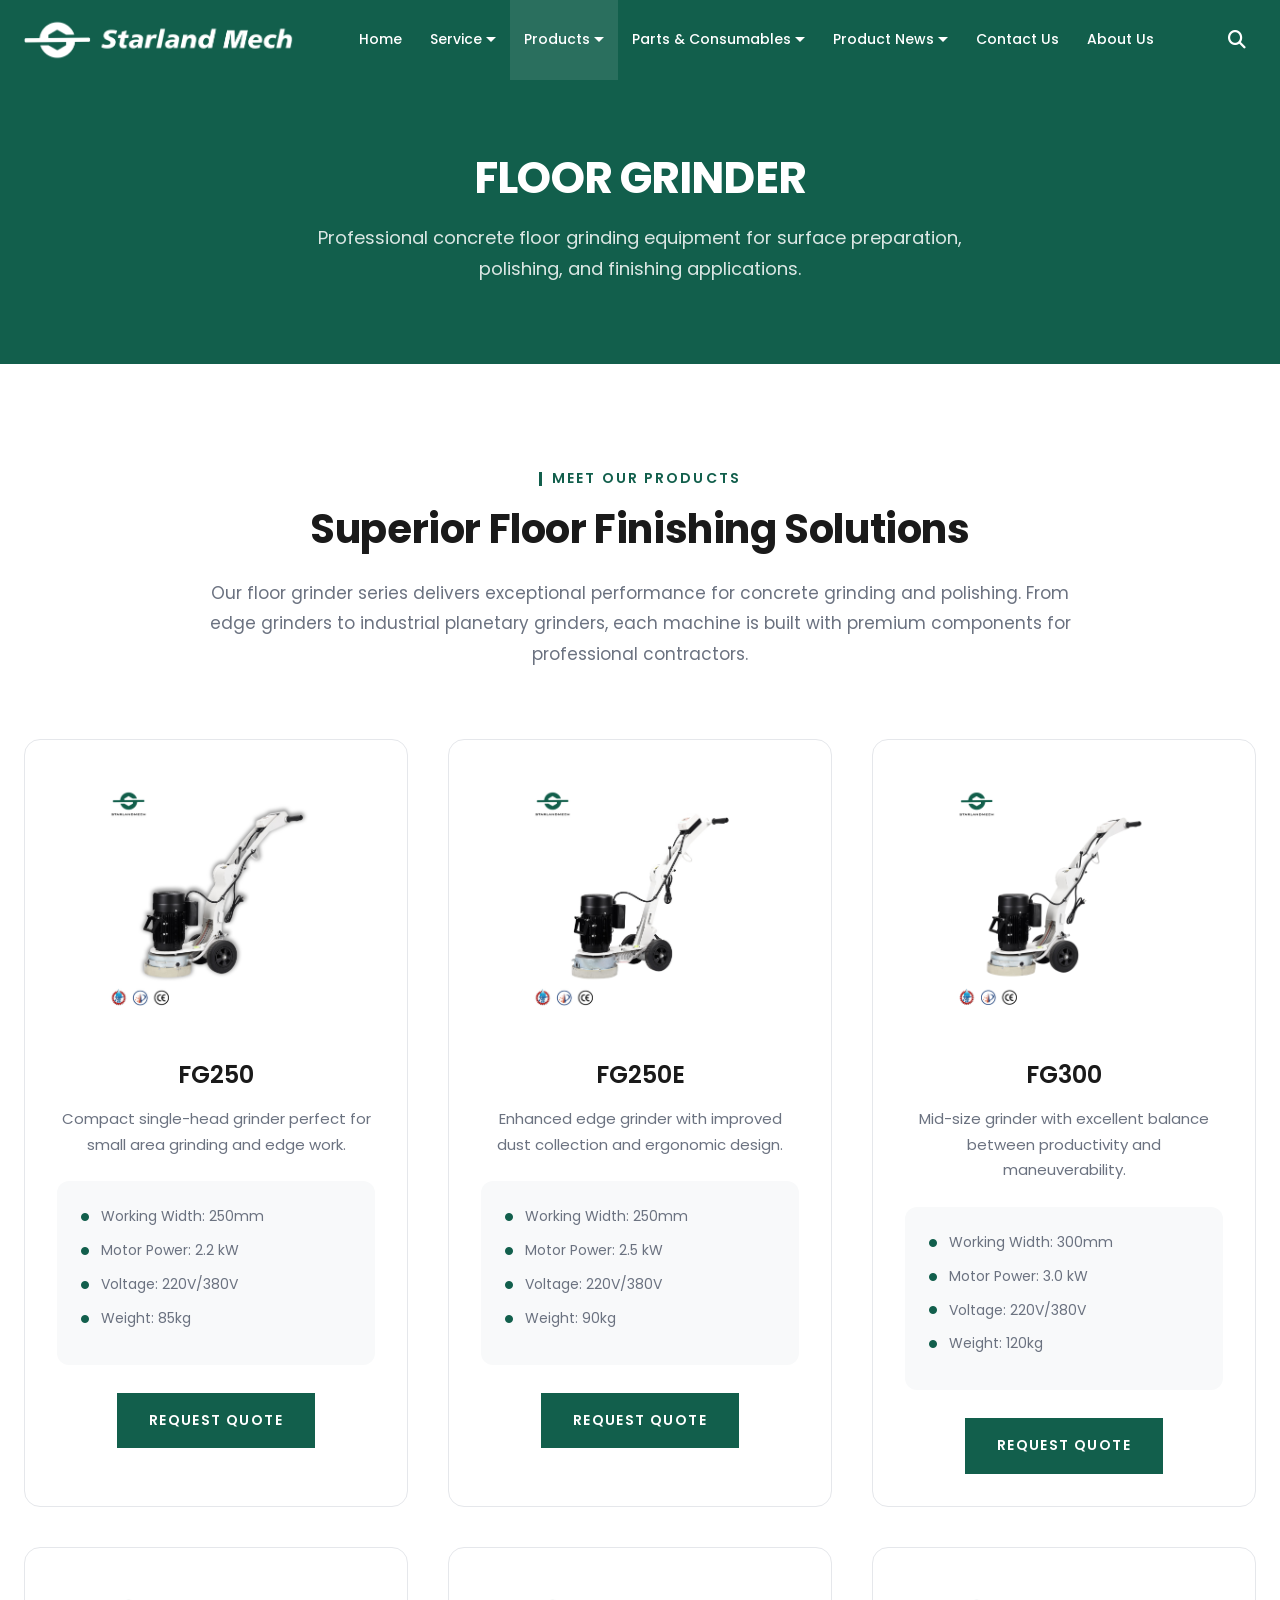
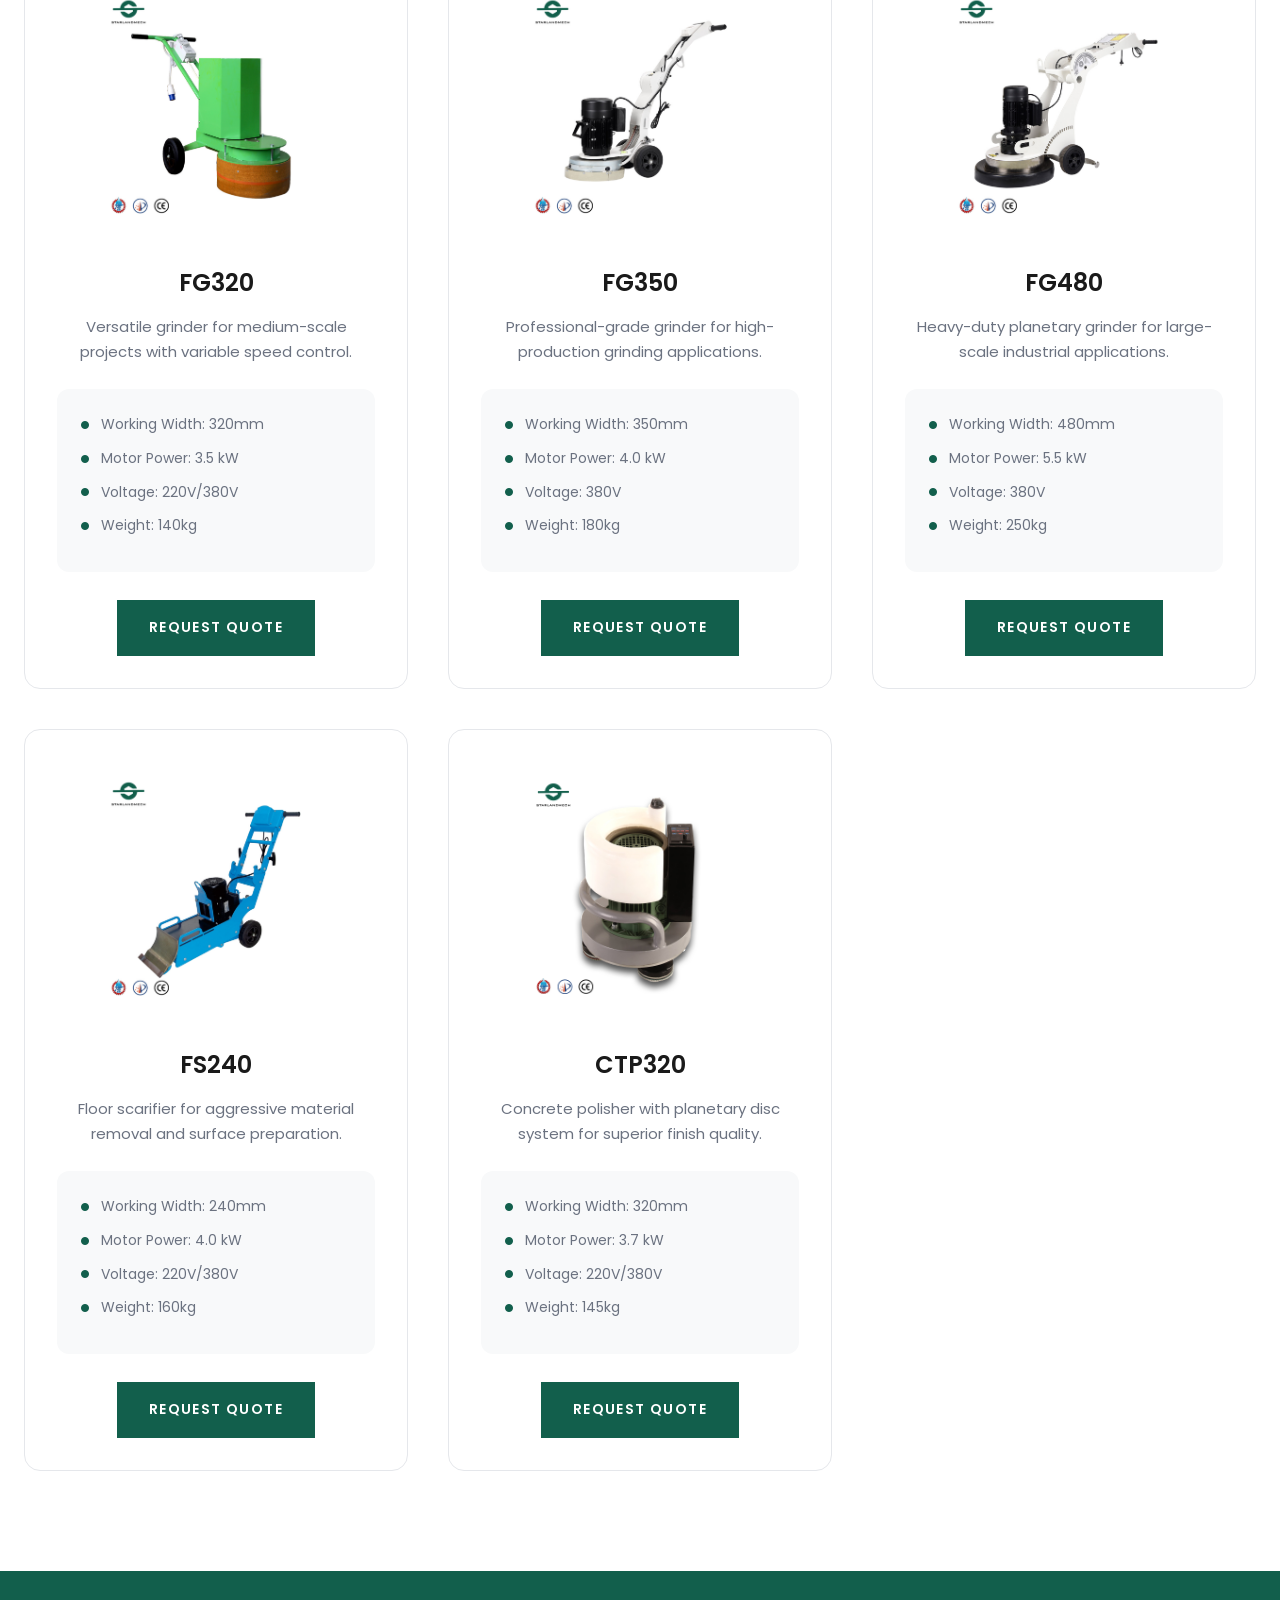
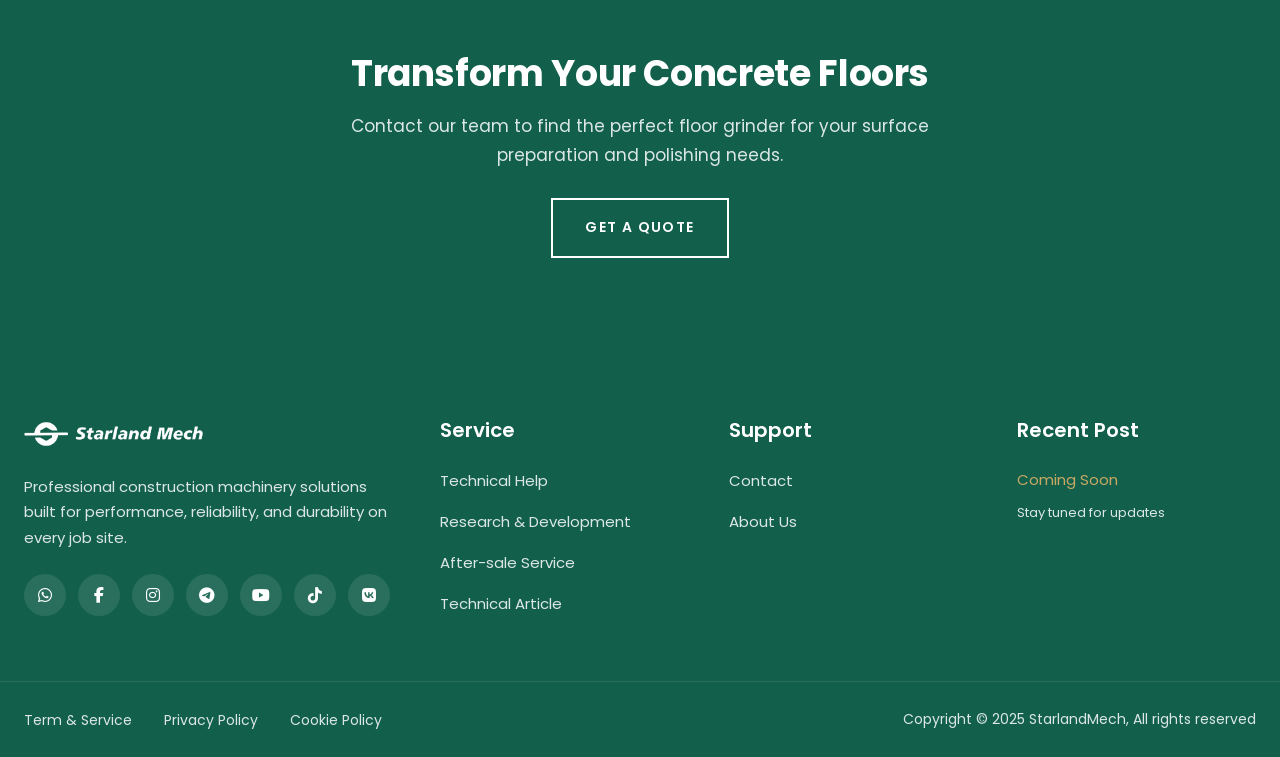
<file: pages/floor-grinder.html>
<!DOCTYPE html>
<html lang="en">
<head>
    <meta charset="UTF-8">
    <meta name="viewport" content="width=device-width, initial-scale=1.0">
    <meta name="description" content="StarlandMech Floor Grinders - Professional concrete floor grinding equipment for surface preparation, polishing, and finishing. Industrial-grade machines for construction applications.">
    <meta name="keywords" content="floor grinder, concrete grinder, floor grinding machine, concrete polisher, surface grinder, industrial floor grinder, StarlandMech grinder">
    <meta name="author" content="StarlandMech">
    <meta name="robots" content="index, follow">
    <title>Floor Grinder | StarlandMech - Professional Concrete Grinding Equipment</title>

    <!-- Canonical URL -->
    <link rel="canonical" href="https://starlandmech.com/pages/floor-grinder.html">

    <!-- Open Graph / Facebook -->
    <meta property="og:locale" content="en_US">
    <meta property="og:type" content="product">
    <meta property="og:title" content="Floor Grinder | StarlandMech - Professional Concrete Grinding Equipment">
    <meta property="og:description" content="Professional concrete floor grinding equipment for surface preparation, polishing, and finishing. Industrial-grade machines.">
    <meta property="og:url" content="https://starlandmech.com/pages/floor-grinder.html">
    <meta property="og:site_name" content="StarlandMech">
    <meta property="og:image" content="https://starlandmech.com/assets/images/logo-footer.png">

    <!-- Twitter Card -->
    <meta name="twitter:card" content="summary_large_image">
    <meta name="twitter:title" content="Floor Grinder | StarlandMech">
    <meta name="twitter:description" content="Professional concrete floor grinding equipment for surface preparation and polishing.">
    <meta name="twitter:image" content="https://starlandmech.com/assets/images/logo-footer.png">

    <!-- Structured Data - Product -->
    <script type="application/ld+json">
    {
        "@context": "https://schema.org",
        "@type": "Product",
        "name": "Floor Grinder",
        "description": "Professional concrete floor grinding equipment for surface preparation, polishing, and finishing. Industrial-grade machines for construction applications.",
        "brand": {
            "@type": "Brand",
            "name": "StarlandMech"
        },
        "category": "Construction Machinery",
        "manufacturer": {
            "@type": "Organization",
            "name": "StarlandMech"
        }
    }
    </script>

    <!-- Fonts - Unified Poppins -->
    <link rel="preconnect" href="https://fonts.googleapis.com">
    <link rel="preconnect" href="https://fonts.gstatic.com" crossorigin>
    <link href="https://fonts.googleapis.com/css2?family=Poppins:ital,wght@0,300;0,400;0,500;0,600;0,700;1,400;1,500&display=swap" rel="stylesheet">

    <!-- Font Awesome -->
    <link rel="stylesheet" href="https://cdnjs.cloudflare.com/ajax/libs/font-awesome/6.4.0/css/all.min.css">

    <!-- Custom CSS -->
    <link rel="stylesheet" href="../assets/css/styles.css">
</head>
<body>
    <div id="site-header"></div>

    <!-- Product Hero Section -->
    <section class="product-hero">
        <div class="container">
            <h1>FLOOR GRINDER</h1>
            <p>Professional concrete floor grinding equipment for surface preparation, polishing, and finishing applications.</p>
        </div>
    </section>

    <!-- Product Grid Section -->
    <section class="product-grid-section">
        <div class="container">
            <div class="product-intro">
                <h6 class="section-label">MEET OUR PRODUCTS</h6>
                <h2>Superior Floor Finishing Solutions</h2>
                <p>Our floor grinder series delivers exceptional performance for concrete grinding and polishing. From edge grinders to industrial planetary grinders, each machine is built with premium components for professional contractors.</p>
            </div>

            <div class="products-grid-alt">
                <!-- Product 1: FG250 -->
                <div class="product-item">
                    <div class="product-item-image">
                        <img src="../assets/images/product-grinder-FG250.jpg" alt="FG250 Floor Grinder">
                    </div>
                    <h3>FG250</h3>
                    <p>Compact single-head grinder perfect for small area grinding and edge work.</p>
                    <div class="product-specs">
                        <ul>
                            <li><i class="fas fa-circle"></i> Working Width: 250mm</li>
                            <li><i class="fas fa-circle"></i> Motor Power: 2.2 kW</li>
                            <li><i class="fas fa-circle"></i> Voltage: 220V/380V</li>
                            <li><i class="fas fa-circle"></i> Weight: 85kg</li>
                        </ul>
                    </div>
                    <a href="#" class="btn btn-primary" onclick="openQuoteModal(); return false;">Request Quote</a>
                </div>

                <!-- Product 2: FG250E -->
                <div class="product-item">
                    <div class="product-item-image">
                        <img src="../assets/images/product-grinder-FG250E.jpg" alt="FG250E Floor Grinder">
                    </div>
                    <h3>FG250E</h3>
                    <p>Enhanced edge grinder with improved dust collection and ergonomic design.</p>
                    <div class="product-specs">
                        <ul>
                            <li><i class="fas fa-circle"></i> Working Width: 250mm</li>
                            <li><i class="fas fa-circle"></i> Motor Power: 2.5 kW</li>
                            <li><i class="fas fa-circle"></i> Voltage: 220V/380V</li>
                            <li><i class="fas fa-circle"></i> Weight: 90kg</li>
                        </ul>
                    </div>
                    <a href="#" class="btn btn-primary" onclick="openQuoteModal(); return false;">Request Quote</a>
                </div>

                <!-- Product 3: FG300 -->
                <div class="product-item">
                    <div class="product-item-image">
                        <img src="../assets/images/product-grinder-FG300.jpg" alt="FG300 Floor Grinder">
                    </div>
                    <h3>FG300</h3>
                    <p>Mid-size grinder with excellent balance between productivity and maneuverability.</p>
                    <div class="product-specs">
                        <ul>
                            <li><i class="fas fa-circle"></i> Working Width: 300mm</li>
                            <li><i class="fas fa-circle"></i> Motor Power: 3.0 kW</li>
                            <li><i class="fas fa-circle"></i> Voltage: 220V/380V</li>
                            <li><i class="fas fa-circle"></i> Weight: 120kg</li>
                        </ul>
                    </div>
                    <a href="#" class="btn btn-primary" onclick="openQuoteModal(); return false;">Request Quote</a>
                </div>

                <!-- Product 4: FG320 -->
                <div class="product-item">
                    <div class="product-item-image">
                        <img src="../assets/images/product-grinder-FG320.jpg" alt="FG320 Floor Grinder">
                    </div>
                    <h3>FG320</h3>
                    <p>Versatile grinder for medium-scale projects with variable speed control.</p>
                    <div class="product-specs">
                        <ul>
                            <li><i class="fas fa-circle"></i> Working Width: 320mm</li>
                            <li><i class="fas fa-circle"></i> Motor Power: 3.5 kW</li>
                            <li><i class="fas fa-circle"></i> Voltage: 220V/380V</li>
                            <li><i class="fas fa-circle"></i> Weight: 140kg</li>
                        </ul>
                    </div>
                    <a href="#" class="btn btn-primary" onclick="openQuoteModal(); return false;">Request Quote</a>
                </div>

                <!-- Product 5: FG350 -->
                <div class="product-item">
                    <div class="product-item-image">
                        <img src="../assets/images/product-grinder-FG350.jpg" alt="FG350 Floor Grinder">
                    </div>
                    <h3>FG350</h3>
                    <p>Professional-grade grinder for high-production grinding applications.</p>
                    <div class="product-specs">
                        <ul>
                            <li><i class="fas fa-circle"></i> Working Width: 350mm</li>
                            <li><i class="fas fa-circle"></i> Motor Power: 4.0 kW</li>
                            <li><i class="fas fa-circle"></i> Voltage: 380V</li>
                            <li><i class="fas fa-circle"></i> Weight: 180kg</li>
                        </ul>
                    </div>
                    <a href="#" class="btn btn-primary" onclick="openQuoteModal(); return false;">Request Quote</a>
                </div>

                <!-- Product 6: FG480 -->
                <div class="product-item">
                    <div class="product-item-image">
                        <img src="../assets/images/product-grinder-FG480.jpg" alt="FG480 Floor Grinder">
                    </div>
                    <h3>FG480</h3>
                    <p>Heavy-duty planetary grinder for large-scale industrial applications.</p>
                    <div class="product-specs">
                        <ul>
                            <li><i class="fas fa-circle"></i> Working Width: 480mm</li>
                            <li><i class="fas fa-circle"></i> Motor Power: 5.5 kW</li>
                            <li><i class="fas fa-circle"></i> Voltage: 380V</li>
                            <li><i class="fas fa-circle"></i> Weight: 250kg</li>
                        </ul>
                    </div>
                    <a href="#" class="btn btn-primary" onclick="openQuoteModal(); return false;">Request Quote</a>
                </div>

                <!-- Product 7: FS240 -->
                <div class="product-item">
                    <div class="product-item-image">
                        <img src="../assets/images/product-grinder-FS240.jpg" alt="FS240 Floor Grinder">
                    </div>
                    <h3>FS240</h3>
                    <p>Floor scarifier for aggressive material removal and surface preparation.</p>
                    <div class="product-specs">
                        <ul>
                            <li><i class="fas fa-circle"></i> Working Width: 240mm</li>
                            <li><i class="fas fa-circle"></i> Motor Power: 4.0 kW</li>
                            <li><i class="fas fa-circle"></i> Voltage: 220V/380V</li>
                            <li><i class="fas fa-circle"></i> Weight: 160kg</li>
                        </ul>
                    </div>
                    <a href="#" class="btn btn-primary" onclick="openQuoteModal(); return false;">Request Quote</a>
                </div>

                <!-- Product 8: CTP320 -->
                <div class="product-item">
                    <div class="product-item-image">
                        <img src="../assets/images/product-grinder-CTP320.jpg" alt="CTP320 Floor Grinder">
                    </div>
                    <h3>CTP320</h3>
                    <p>Concrete polisher with planetary disc system for superior finish quality.</p>
                    <div class="product-specs">
                        <ul>
                            <li><i class="fas fa-circle"></i> Working Width: 320mm</li>
                            <li><i class="fas fa-circle"></i> Motor Power: 3.7 kW</li>
                            <li><i class="fas fa-circle"></i> Voltage: 220V/380V</li>
                            <li><i class="fas fa-circle"></i> Weight: 145kg</li>
                        </ul>
                    </div>
                    <a href="#" class="btn btn-primary" onclick="openQuoteModal(); return false;">Request Quote</a>
                </div>
            </div>
        </div>
    </section>

    <!-- CTA Section -->
    <section class="product-cta-section">
        <div class="container">
            <h2>Transform Your Concrete Floors</h2>
            <p>Contact our team to find the perfect floor grinder for your surface preparation and polishing needs.</p>
            <a href="#" class="btn btn-outline" onclick="openQuoteModal(); return false;">GET A QUOTE</a>
        </div>
    </section>

    <div id="site-footer"></div>

    <!-- Quote Request Modal -->
    <div id="quoteModal" class="modal">
        <div class="modal-content">
            <button class="modal-close" onclick="closeQuoteModal()">&times;</button>
            <h2>Request a Quote!</h2>
            <form id="quoteForm" class="quote-form" action="https://formspree.io/f/YOUR_FORM_ID" method="POST">
                <div class="form-row">
                    <div class="form-group">
                        <label for="name">Name</label>
                        <input type="text" id="name" name="name" placeholder="Name*" required>
                    </div>
                    <div class="form-group">
                        <label for="email">Email</label>
                        <input type="email" id="email" name="email" placeholder="Email*" required>
                    </div>
                </div>
                <div class="form-row">
                    <div class="form-group">
                        <label for="company">Company Name</label>
                        <input type="text" id="company" name="company" required>
                    </div>
                    <div class="form-group">
                        <label for="contact">Contact Info</label>
                        <input type="text" id="contact" name="contact" placeholder="Phone Number/WhatsApp/...">
                    </div>
                </div>
                <div class="form-group">
                    <label for="message">Message</label>
                    <textarea id="message" name="message" rows="4" placeholder="Which floor grinder are you interested in?"></textarea>
                </div>
                <button type="submit" class="btn btn-primary btn-full">Send</button>
            </form>
        </div>
    </div>

    <!-- Scroll to Top Button -->
    <button id="scrollToTop" class="scroll-to-top" aria-label="Scroll to top">
        <i class="fas fa-chevron-up"></i>
    </button>

    <!-- Scripts -->
    <script src="../assets/js/components.js"></script>
    <script>renderHeader('products'); renderFooter();</script>
    <script src="../assets/js/main.js"></script>
</body>
</html>
</file>
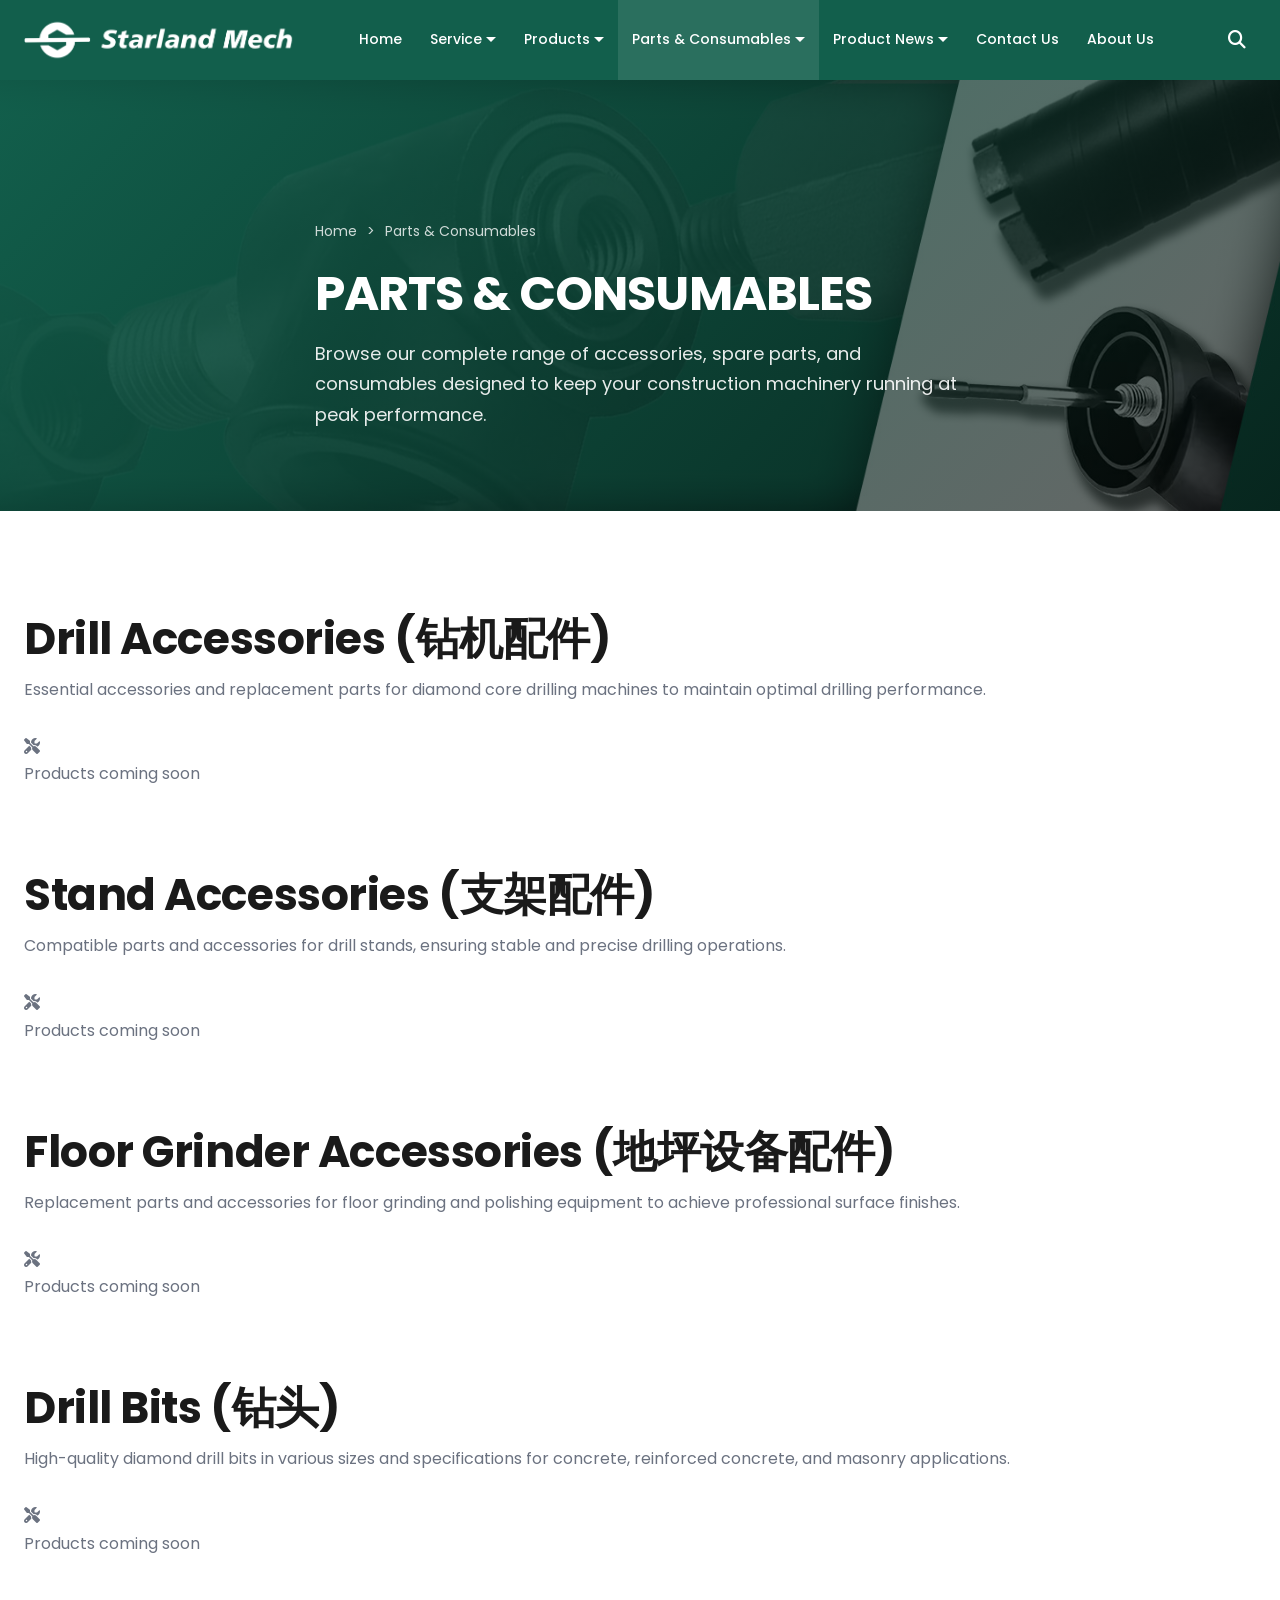
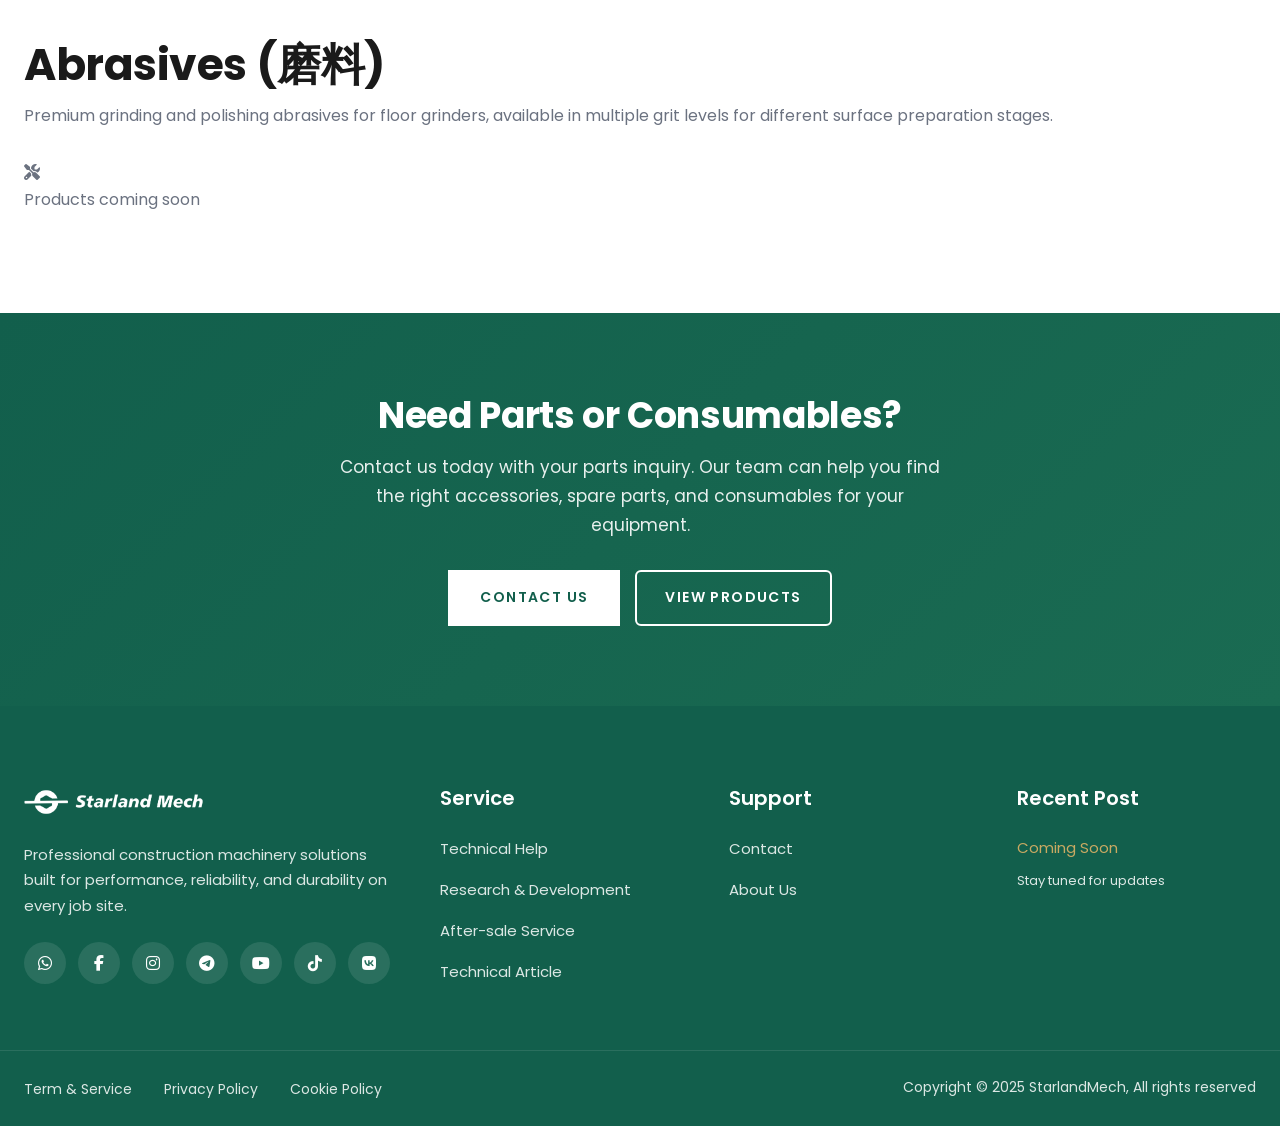
<file: pages/parts-consumables.html>
<!DOCTYPE html>
<html lang="en">
<head>
    <meta charset="UTF-8">
    <meta name="viewport" content="width=device-width, initial-scale=1.0">
    <meta name="description" content="StarlandMech Parts & Consumables - High-quality accessories, spare parts, drill bits, abrasives, and consumables for diamond core drills, drill stands, and floor grinders.">
    <meta name="keywords" content="drill accessories, stand accessories, floor grinder accessories, drill bits, abrasives, spare parts, consumables, construction machinery parts, StarlandMech">
    <meta name="author" content="StarlandMech">
    <meta name="robots" content="index, follow">
    <title>Parts & Consumables | StarlandMech</title>

    <!-- Canonical URL -->
    <link rel="canonical" href="https://starlandmech.com/pages/parts-consumables.html">

    <!-- Open Graph / Facebook -->
    <meta property="og:locale" content="en_US">
    <meta property="og:type" content="website">
    <meta property="og:title" content="Parts & Consumables | StarlandMech">
    <meta property="og:description" content="High-quality accessories, spare parts, drill bits, abrasives, and consumables for construction machinery.">
    <meta property="og:url" content="https://starlandmech.com/pages/parts-consumables.html">
    <meta property="og:site_name" content="StarlandMech">
    <meta property="og:image" content="https://starlandmech.com/assets/images/logo-footer.png">

    <!-- Twitter Card -->
    <meta name="twitter:card" content="summary_large_image">
    <meta name="twitter:title" content="Parts & Consumables | StarlandMech">
    <meta name="twitter:description" content="High-quality accessories, spare parts, drill bits, abrasives, and consumables for construction machinery.">
    <meta name="twitter:image" content="https://starlandmech.com/assets/images/logo-footer.png">

    <!-- Fonts -->
    <link rel="preconnect" href="https://fonts.googleapis.com">
    <link rel="preconnect" href="https://fonts.gstatic.com" crossorigin>
    <link href="https://fonts.googleapis.com/css2?family=Inter:wght@400;500;600;700&display=swap" rel="stylesheet">

    <!-- Font Awesome -->
    <link rel="stylesheet" href="https://cdnjs.cloudflare.com/ajax/libs/font-awesome/6.4.0/css/all.min.css">

    <!-- Custom CSS -->
    <link rel="stylesheet" href="../assets/css/styles.css">
    <link rel="stylesheet" href="../assets/css/pages.css">
</head>
<body>
    <div id="site-header"></div>

    <!-- Parts & Consumables Hero Banner -->
    <section class="services-hero-banner">
        <div class="banner-overlay"></div>
        <img src="../assets/images/parts-consumables-header-banner.jpg" alt="StarlandMech Parts & Consumables" class="banner-bg">
        <div class="container">
            <nav class="breadcrumb">
                <a href="../index.html">Home</a>
                <span>&gt;</span>
                <span>Parts & Consumables</span>
            </nav>
            <div class="banner-content">
                <h1>PARTS & CONSUMABLES</h1>
                <p>Browse our complete range of accessories, spare parts, and consumables designed to keep your construction machinery running at peak performance.</p>
            </div>
        </div>
    </section>

    <!-- Parts & Consumables Categories -->
    <section class="products-page">
        <div class="container">
            <!-- Drill Accessories -->
            <div id="drill-accessories" class="product-category">
                <div class="category-header">
                    <h2>Drill Accessories (钻机配件)</h2>
                    <p>Essential accessories and replacement parts for diamond core drilling machines to maintain optimal drilling performance.</p>
                </div>
                <div class="coming-soon-notice">
                    <i class="fas fa-tools"></i>
                    <p>Products coming soon</p>
                </div>
            </div>

            <!-- Stand Accessories -->
            <div id="stand-accessories" class="product-category">
                <div class="category-header">
                    <h2>Stand Accessories (支架配件)</h2>
                    <p>Compatible parts and accessories for drill stands, ensuring stable and precise drilling operations.</p>
                </div>
                <div class="coming-soon-notice">
                    <i class="fas fa-tools"></i>
                    <p>Products coming soon</p>
                </div>
            </div>

            <!-- Floor Grinder Accessories -->
            <div id="floor-grinder-accessories" class="product-category">
                <div class="category-header">
                    <h2>Floor Grinder Accessories (地坪设备配件)</h2>
                    <p>Replacement parts and accessories for floor grinding and polishing equipment to achieve professional surface finishes.</p>
                </div>
                <div class="coming-soon-notice">
                    <i class="fas fa-tools"></i>
                    <p>Products coming soon</p>
                </div>
            </div>

            <!-- Drill Bits -->
            <div id="drill-bits" class="product-category">
                <div class="category-header">
                    <h2>Drill Bits (钻头)</h2>
                    <p>High-quality diamond drill bits in various sizes and specifications for concrete, reinforced concrete, and masonry applications.</p>
                </div>
                <div class="coming-soon-notice">
                    <i class="fas fa-tools"></i>
                    <p>Products coming soon</p>
                </div>
            </div>

            <!-- Abrasives -->
            <div id="abrasives" class="product-category">
                <div class="category-header">
                    <h2>Abrasives (磨料)</h2>
                    <p>Premium grinding and polishing abrasives for floor grinders, available in multiple grit levels for different surface preparation stages.</p>
                </div>
                <div class="coming-soon-notice">
                    <i class="fas fa-tools"></i>
                    <p>Products coming soon</p>
                </div>
            </div>
        </div>
    </section>

    <!-- CTA Section -->
    <section class="services-cta">
        <div class="container">
            <div class="cta-content">
                <h2>Need Parts or Consumables?</h2>
                <p>Contact us today with your parts inquiry. Our team can help you find the right accessories, spare parts, and consumables for your equipment.</p>
                <div class="cta-buttons">
                    <a href="contact.html" class="btn btn-primary">Contact Us</a>
                    <a href="products.html" class="btn btn-outline">View Products</a>
                </div>
            </div>
        </div>
    </section>

    <div id="site-footer"></div>

    <!-- Scroll to Top -->
    <button id="scrollToTop" class="scroll-to-top"><i class="fas fa-chevron-up"></i></button>

    <script src="../assets/js/components.js"></script>
    <script>renderHeader('parts-consumables'); renderFooter();</script>
    <script src="../assets/js/main.js"></script>
</body>
</html>
</file>
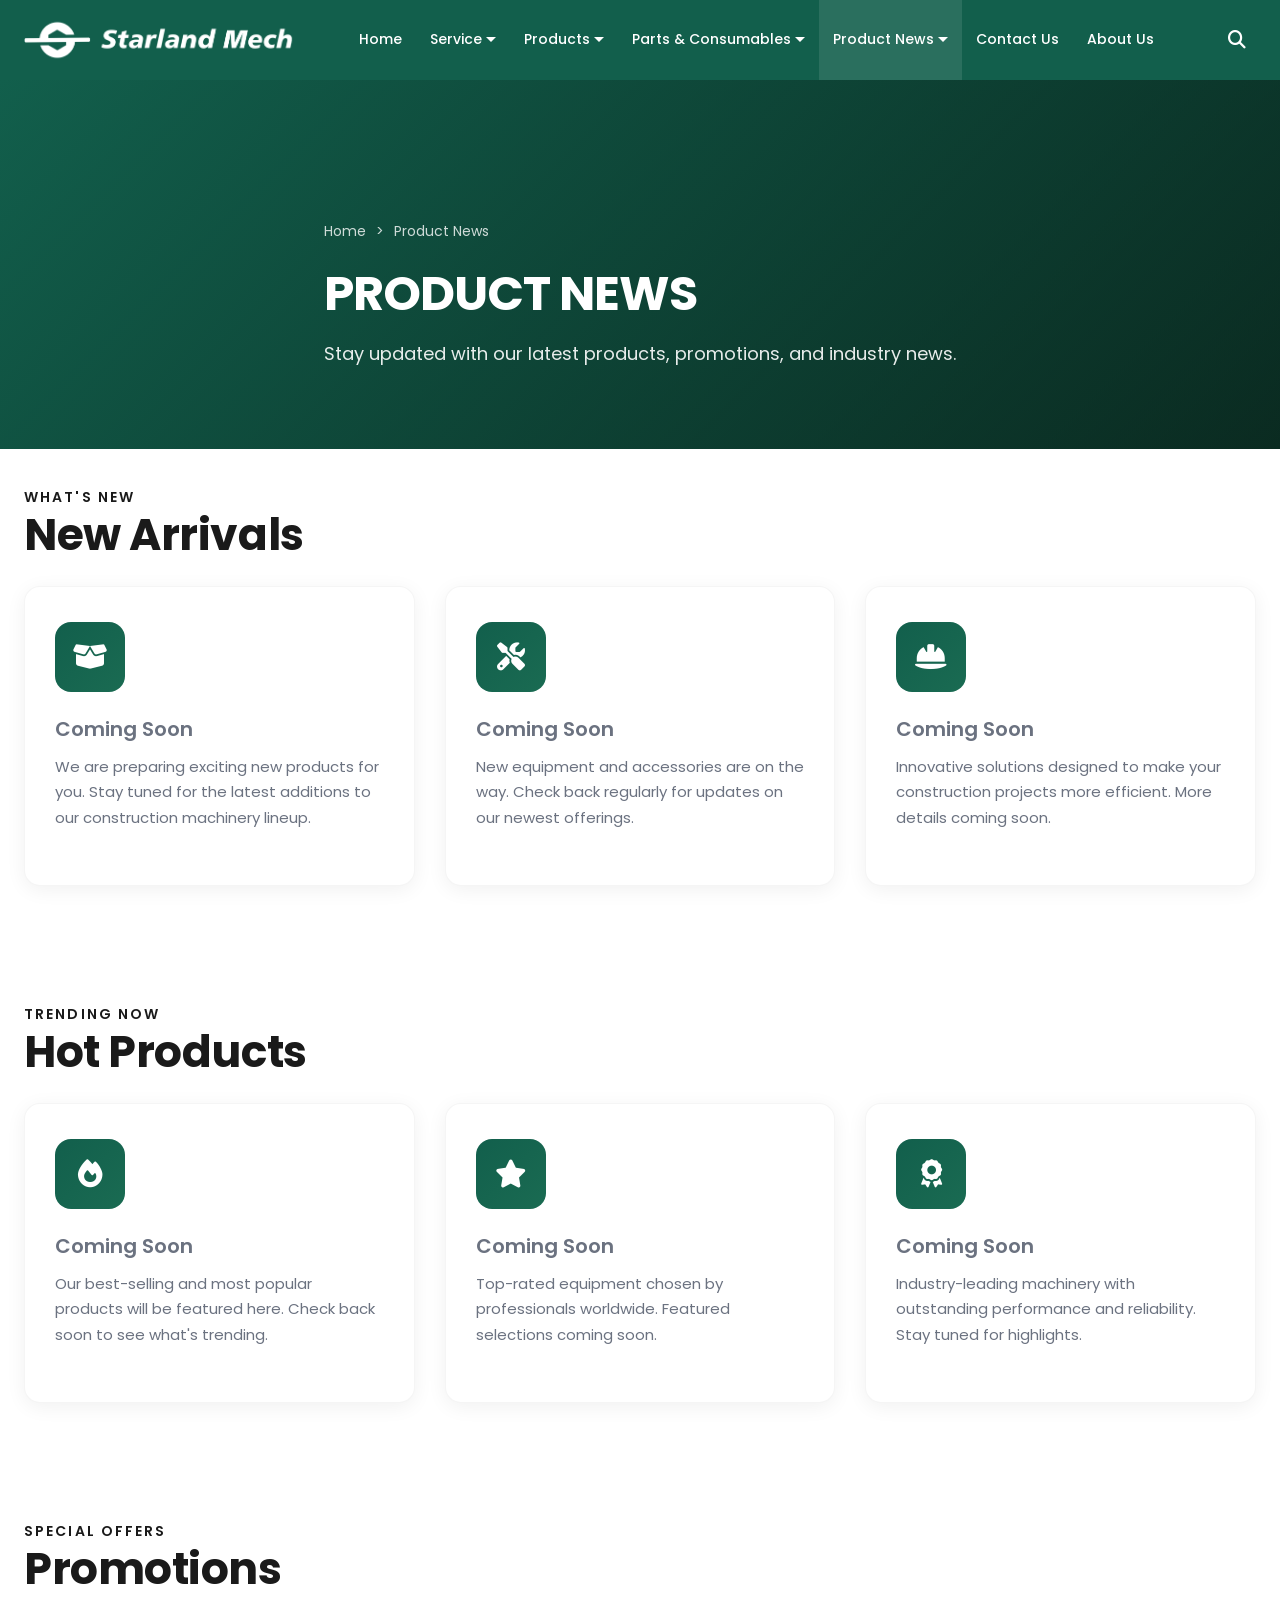
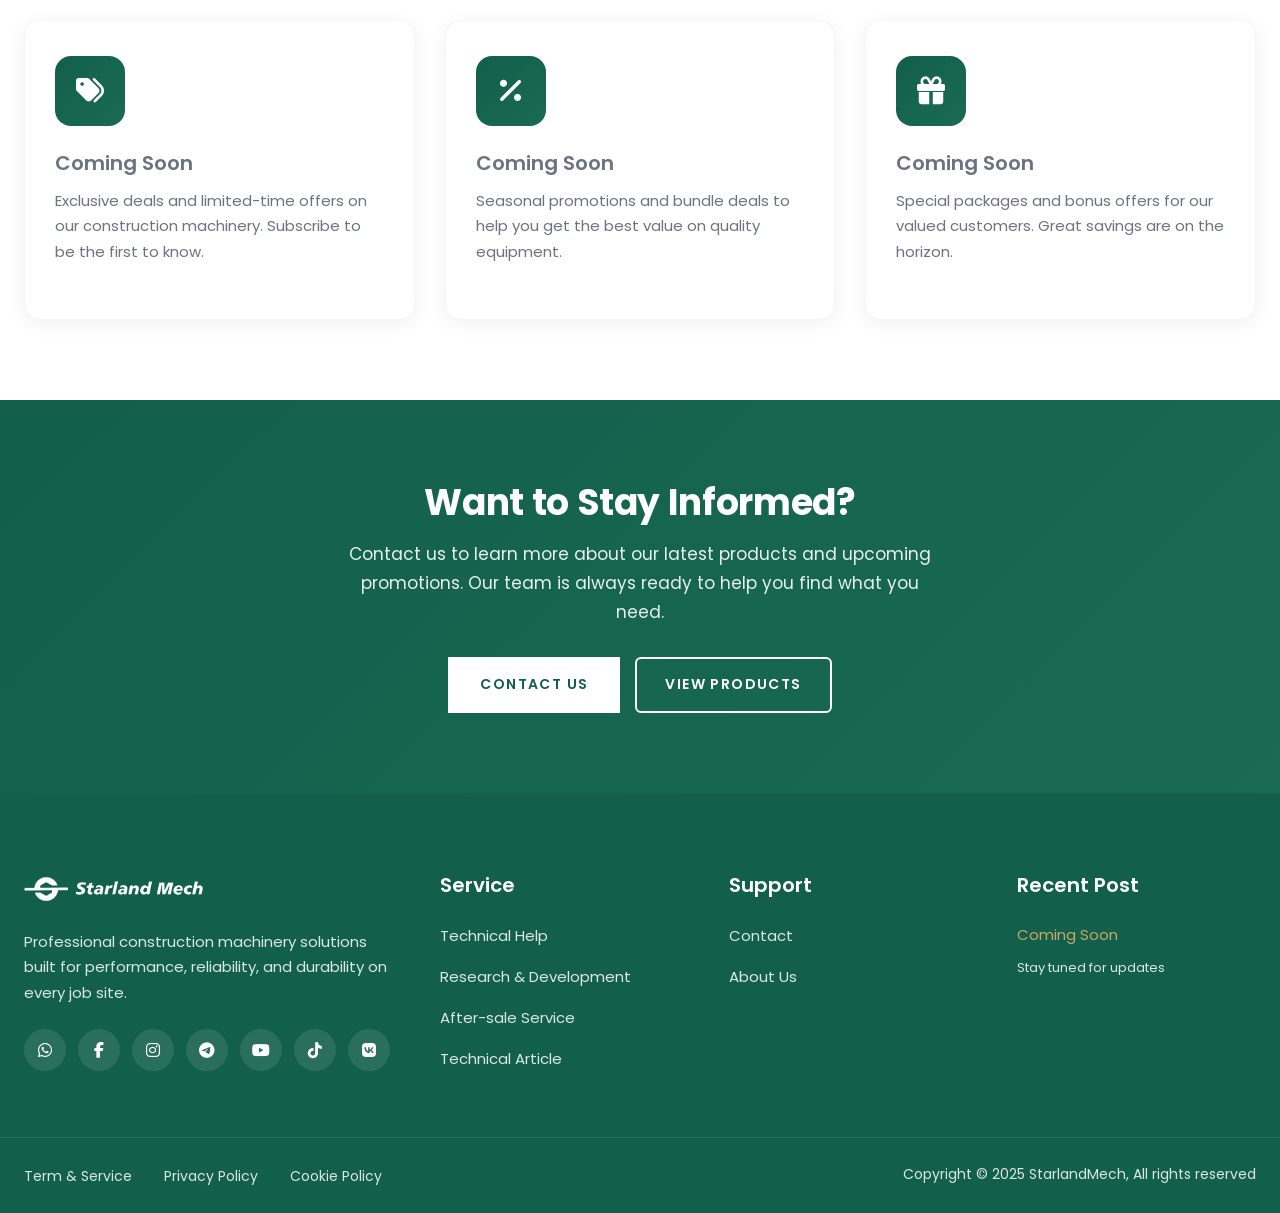
<file: pages/product-news.html>
<!DOCTYPE html>
<html lang="en">
<head>
    <meta charset="UTF-8">
    <meta name="viewport" content="width=device-width, initial-scale=1.0">
    <meta name="description" content="StarlandMech Product News - Stay updated with our latest products, new arrivals, promotions, and industry news on construction machinery.">
    <meta name="keywords" content="product news, new arrivals, promotions, construction machinery, equipment deals, StarlandMech">
    <meta name="author" content="StarlandMech">
    <meta name="robots" content="index, follow">
    <title>Product News | StarlandMech</title>

    <!-- Canonical URL -->
    <link rel="canonical" href="https://starlandmech.com/pages/product-news.html">

    <!-- Open Graph / Facebook -->
    <meta property="og:locale" content="en_US">
    <meta property="og:type" content="website">
    <meta property="og:title" content="Product News | StarlandMech">
    <meta property="og:description" content="Stay updated with our latest products, new arrivals, promotions, and industry news on construction machinery.">
    <meta property="og:url" content="https://starlandmech.com/pages/product-news.html">
    <meta property="og:site_name" content="StarlandMech">
    <meta property="og:image" content="https://starlandmech.com/assets/images/logo-footer.png">

    <!-- Twitter Card -->
    <meta name="twitter:card" content="summary_large_image">
    <meta name="twitter:title" content="Product News | StarlandMech">
    <meta name="twitter:description" content="Stay updated with our latest products, new arrivals, promotions, and industry news.">
    <meta name="twitter:image" content="https://starlandmech.com/assets/images/logo-footer.png">

    <!-- Fonts -->
    <link rel="preconnect" href="https://fonts.googleapis.com">
    <link rel="preconnect" href="https://fonts.gstatic.com" crossorigin>
    <link href="https://fonts.googleapis.com/css2?family=Inter:wght@400;500;600;700&display=swap" rel="stylesheet">

    <!-- Font Awesome -->
    <link rel="stylesheet" href="https://cdnjs.cloudflare.com/ajax/libs/font-awesome/6.4.0/css/all.min.css">

    <!-- Custom CSS -->
    <link rel="stylesheet" href="../assets/css/styles.css">
    <link rel="stylesheet" href="../assets/css/pages.css">
</head>
<body>
    <div id="site-header"></div>

    <!-- Product News Hero Banner -->
    <section class="services-hero-banner" style="background: linear-gradient(135deg, #125f4c 0%, #1a6b52 100%);">
        <div class="banner-overlay"></div>
        <div class="container">
            <nav class="breadcrumb">
                <a href="../index.html">Home</a>
                <span>&gt;</span>
                <span>Product News</span>
            </nav>
            <div class="banner-content">
                <h1>PRODUCT NEWS</h1>
                <p>Stay updated with our latest products, promotions, and industry news.</p>
            </div>
        </div>
    </section>

    <!-- New Arrivals Section -->
    <section id="new-arrivals" class="services-grid-section">
        <div class="container">
            <div class="section-header">
                <h6 class="section-subtitle">What's New</h6>
                <h2 class="section-title">New Arrivals</h2>
            </div>
            <div class="services-grid">
                <div class="service-card">
                    <div class="service-icon">
                        <i class="fas fa-box-open"></i>
                    </div>
                    <div class="service-content">
                        <h4>Coming Soon</h4>
                        <p>We are preparing exciting new products for you. Stay tuned for the latest additions to our construction machinery lineup.</p>
                    </div>
                </div>
                <div class="service-card">
                    <div class="service-icon">
                        <i class="fas fa-tools"></i>
                    </div>
                    <div class="service-content">
                        <h4>Coming Soon</h4>
                        <p>New equipment and accessories are on the way. Check back regularly for updates on our newest offerings.</p>
                    </div>
                </div>
                <div class="service-card">
                    <div class="service-icon">
                        <i class="fas fa-hard-hat"></i>
                    </div>
                    <div class="service-content">
                        <h4>Coming Soon</h4>
                        <p>Innovative solutions designed to make your construction projects more efficient. More details coming soon.</p>
                    </div>
                </div>
            </div>
        </div>
    </section>

    <!-- Hot Products Section -->
    <section id="hot-products" class="services-grid-section">
        <div class="container">
            <div class="section-header">
                <h6 class="section-subtitle">Trending Now</h6>
                <h2 class="section-title">Hot Products</h2>
            </div>
            <div class="services-grid">
                <div class="service-card">
                    <div class="service-icon">
                        <i class="fas fa-fire"></i>
                    </div>
                    <div class="service-content">
                        <h4>Coming Soon</h4>
                        <p>Our best-selling and most popular products will be featured here. Check back soon to see what's trending.</p>
                    </div>
                </div>
                <div class="service-card">
                    <div class="service-icon">
                        <i class="fas fa-star"></i>
                    </div>
                    <div class="service-content">
                        <h4>Coming Soon</h4>
                        <p>Top-rated equipment chosen by professionals worldwide. Featured selections coming soon.</p>
                    </div>
                </div>
                <div class="service-card">
                    <div class="service-icon">
                        <i class="fas fa-award"></i>
                    </div>
                    <div class="service-content">
                        <h4>Coming Soon</h4>
                        <p>Industry-leading machinery with outstanding performance and reliability. Stay tuned for highlights.</p>
                    </div>
                </div>
            </div>
        </div>
    </section>

    <!-- Promotions Section -->
    <section id="promotions" class="services-grid-section">
        <div class="container">
            <div class="section-header">
                <h6 class="section-subtitle">Special Offers</h6>
                <h2 class="section-title">Promotions</h2>
            </div>
            <div class="services-grid">
                <div class="service-card">
                    <div class="service-icon">
                        <i class="fas fa-tags"></i>
                    </div>
                    <div class="service-content">
                        <h4>Coming Soon</h4>
                        <p>Exclusive deals and limited-time offers on our construction machinery. Subscribe to be the first to know.</p>
                    </div>
                </div>
                <div class="service-card">
                    <div class="service-icon">
                        <i class="fas fa-percentage"></i>
                    </div>
                    <div class="service-content">
                        <h4>Coming Soon</h4>
                        <p>Seasonal promotions and bundle deals to help you get the best value on quality equipment.</p>
                    </div>
                </div>
                <div class="service-card">
                    <div class="service-icon">
                        <i class="fas fa-gift"></i>
                    </div>
                    <div class="service-content">
                        <h4>Coming Soon</h4>
                        <p>Special packages and bonus offers for our valued customers. Great savings are on the horizon.</p>
                    </div>
                </div>
            </div>
        </div>
    </section>

    <!-- CTA Section -->
    <section class="services-cta">
        <div class="container">
            <div class="cta-content">
                <h2>Want to Stay Informed?</h2>
                <p>Contact us to learn more about our latest products and upcoming promotions. Our team is always ready to help you find what you need.</p>
                <div class="cta-buttons">
                    <a href="contact.html" class="btn btn-primary">Contact Us</a>
                    <a href="products.html" class="btn btn-outline">View Products</a>
                </div>
            </div>
        </div>
    </section>

    <div id="site-footer"></div>

    <!-- Scroll to Top -->
    <button id="scrollToTop" class="scroll-to-top"><i class="fas fa-chevron-up"></i></button>

    <script src="../assets/js/components.js"></script>
    <script>renderHeader('product-news'); renderFooter();</script>
    <script src="../assets/js/main.js"></script>
</body>
</html>
</file>
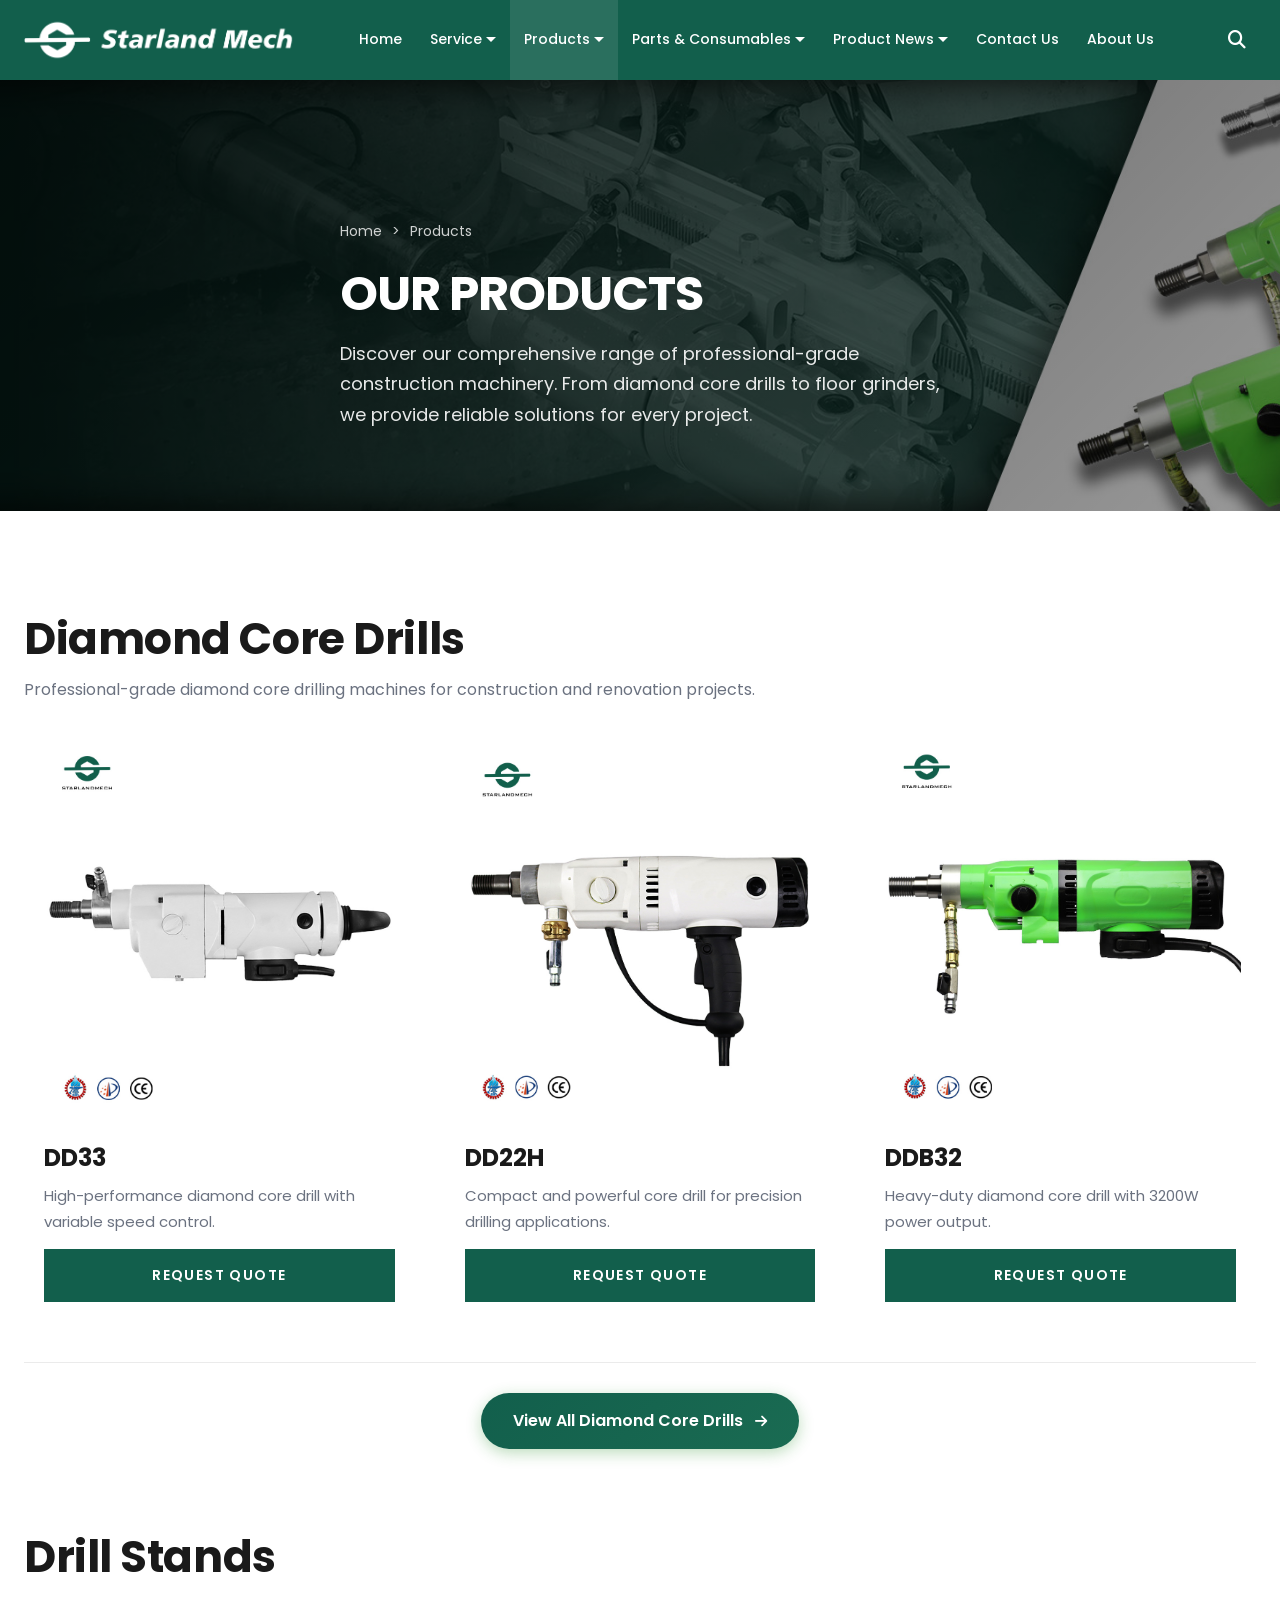
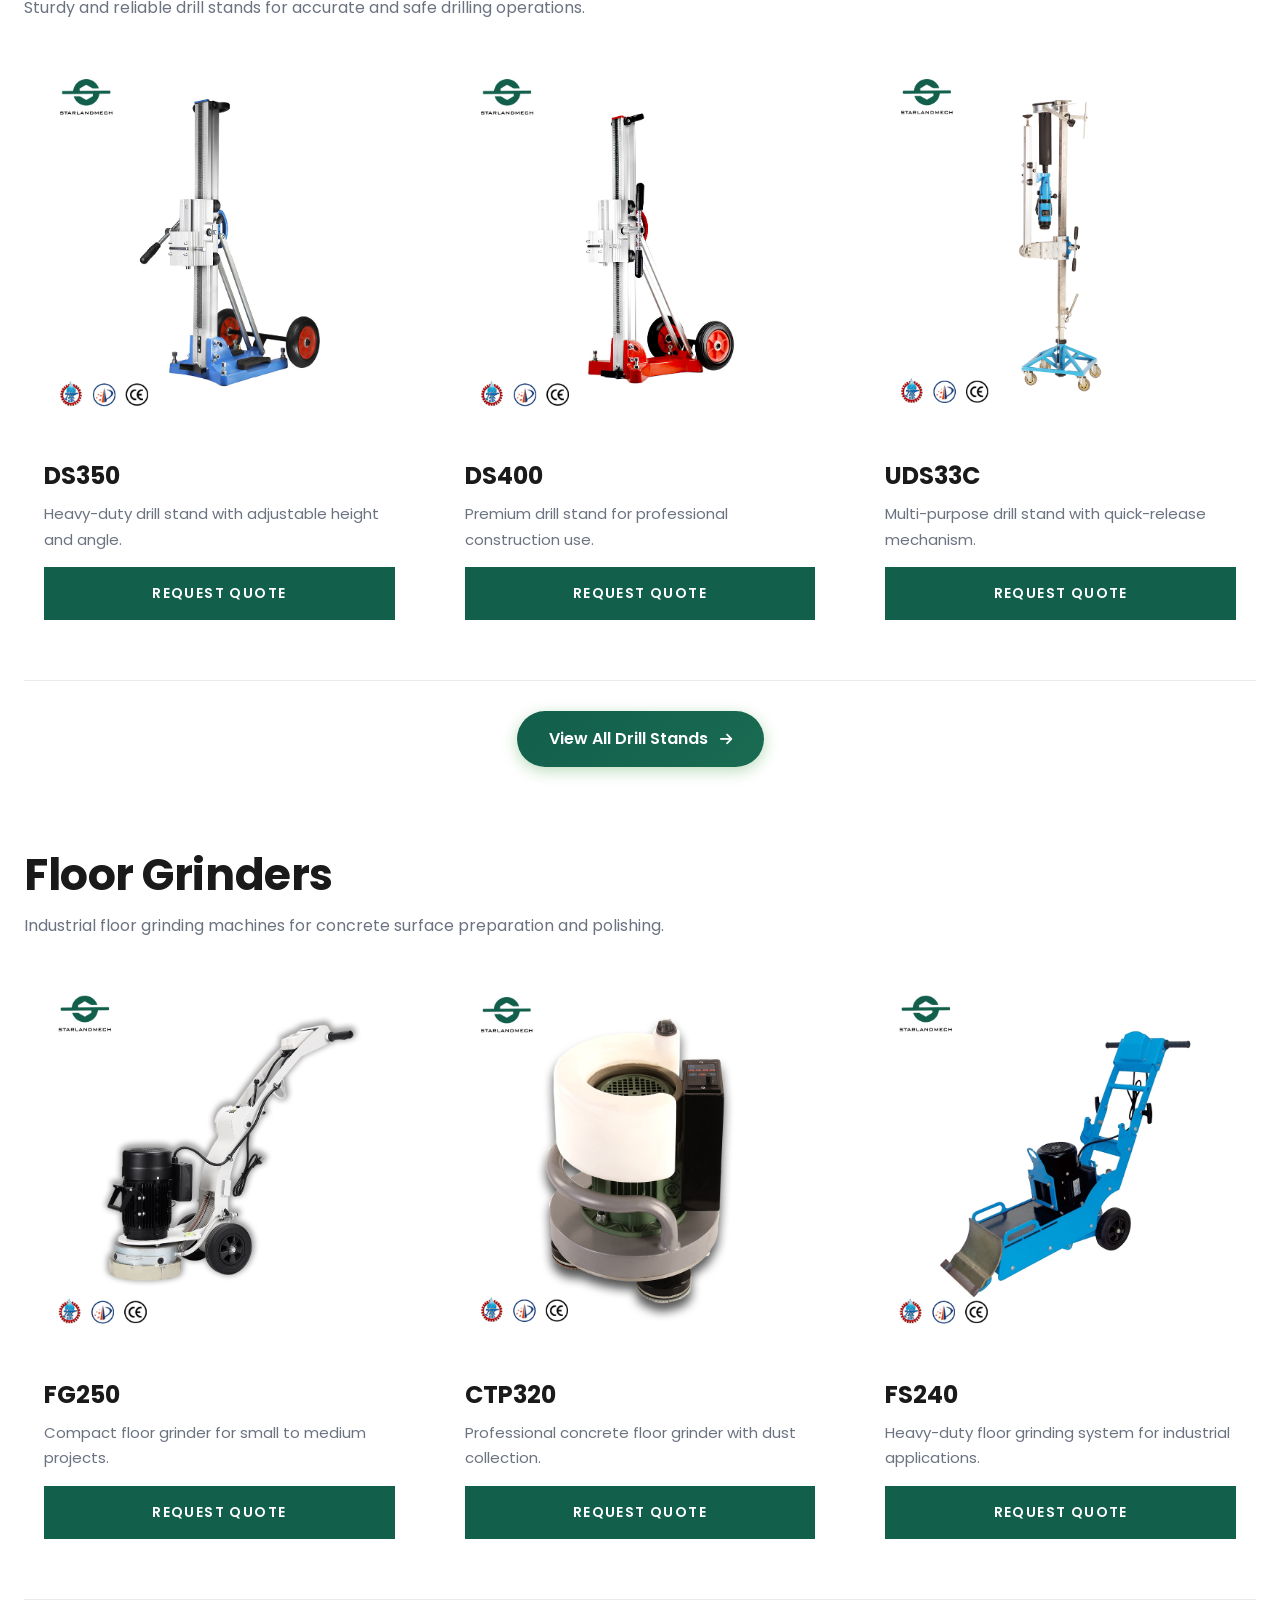
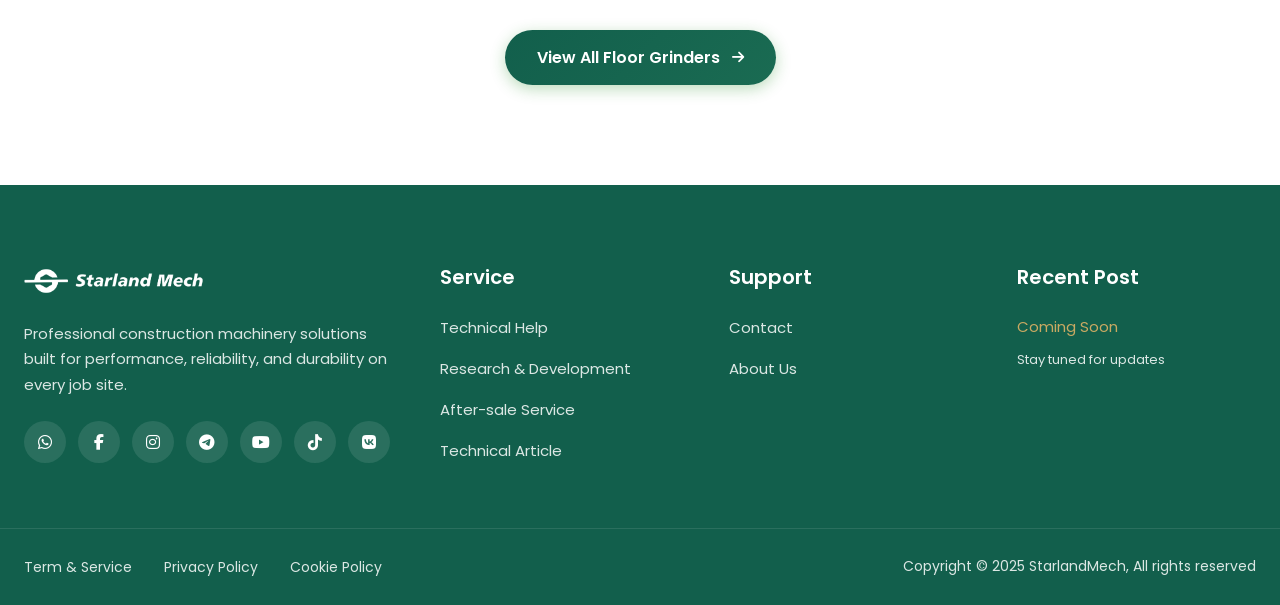
<file: pages/products.html>
<!DOCTYPE html>
<html lang="en">
<head>
    <meta charset="UTF-8">
    <meta name="viewport" content="width=device-width, initial-scale=1.0">
    <meta name="description" content="StarlandMech Products - Premium diamond core drills, professional drill stands, industrial floor grinders, and high-quality construction equipment for concrete applications.">
    <meta name="keywords" content="diamond core drill, drill stand, floor grinder, concrete drilling equipment, construction machinery, core drilling tools, concrete grinder, StarlandMech products">
    <meta name="author" content="StarlandMech">
    <meta name="robots" content="index, follow">
    <title>Products | StarlandMech - Core Drills, Drill Stands & Floor Grinders</title>

    <!-- Canonical URL -->
    <link rel="canonical" href="https://starlandmech.com/pages/products.html">

    <!-- Open Graph / Facebook -->
    <meta property="og:locale" content="en_US">
    <meta property="og:type" content="website">
    <meta property="og:title" content="Products | StarlandMech - Core Drills, Drill Stands & Floor Grinders">
    <meta property="og:description" content="Premium diamond core drills, professional drill stands, and industrial floor grinders for concrete applications.">
    <meta property="og:url" content="https://starlandmech.com/pages/products.html">
    <meta property="og:site_name" content="StarlandMech">
    <meta property="og:image" content="https://starlandmech.com/assets/images/logo-footer.png">

    <!-- Twitter Card -->
    <meta name="twitter:card" content="summary_large_image">
    <meta name="twitter:title" content="Products | StarlandMech">
    <meta name="twitter:description" content="Premium diamond core drills, drill stands, and floor grinders for concrete applications.">
    <meta name="twitter:image" content="https://starlandmech.com/assets/images/logo-footer.png">

    <!-- Fonts -->
    <link rel="preconnect" href="https://fonts.googleapis.com">
    <link rel="preconnect" href="https://fonts.gstatic.com" crossorigin>
    <link href="https://fonts.googleapis.com/css2?family=Inter:wght@400;500;600;700&display=swap" rel="stylesheet">

    <!-- Font Awesome -->
    <link rel="stylesheet" href="https://cdnjs.cloudflare.com/ajax/libs/font-awesome/6.4.0/css/all.min.css">

    <!-- Custom CSS -->
    <link rel="stylesheet" href="../assets/css/styles.css">
    <link rel="stylesheet" href="../assets/css/pages.css">
</head>
<body>
    <div id="site-header"></div>

    <!-- Products Hero Banner -->
    <section class="products-hero-banner">
        <div class="banner-overlay"></div>
        <img src="../assets/images/products-header-banner.jpg" alt="StarlandMech Products" class="banner-bg">
        <div class="container">
            <nav class="breadcrumb">
                <a href="../index.html">Home</a>
                <span>&gt;</span>
                <span>Products</span>
            </nav>
            <div class="banner-content">
                <h1>OUR PRODUCTS</h1>
                <p>Discover our comprehensive range of professional-grade construction machinery. From diamond core drills to floor grinders, we provide reliable solutions for every project.</p>
            </div>
        </div>
    </section>

    <!-- Product Categories -->
    <section class="products-page">
        <div class="container">
            <!-- Diamond Core Drills -->
            <div id="core-drill" class="product-category">
                <div class="category-header">
                    <h2>Diamond Core Drills</h2>
                    <p>Professional-grade diamond core drilling machines for construction and renovation projects.</p>
                </div>
                <div class="products-grid-page">
                    <div class="product-card-page">
                        <div class="product-image">
                            <img src="../assets/images/product-drill-DD33.jpg" alt="DD33">
                        </div>
                        <div class="product-info">
                            <h4>DD33</h4>
                            <p>High-performance diamond core drill with variable speed control.</p>
                            <button class="btn btn-primary" onclick="openQuoteModal()">Request Quote</button>
                        </div>
                    </div>
                    <div class="product-card-page">
                        <div class="product-image">
                            <img src="../assets/images/product-drill-DD22H.jpg" alt="DD22H">
                        </div>
                        <div class="product-info">
                            <h4>DD22H</h4>
                            <p>Compact and powerful core drill for precision drilling applications.</p>
                            <button class="btn btn-primary" onclick="openQuoteModal()">Request Quote</button>
                        </div>
                    </div>
                    <div class="product-card-page">
                        <div class="product-image">
                            <img src="../assets/images/product-drill-DDB32.jpg" alt="DDB32">
                        </div>
                        <div class="product-info">
                            <h4>DDB32</h4>
                            <p>Heavy-duty diamond core drill with 3200W power output.</p>
                            <button class="btn btn-primary" onclick="openQuoteModal()">Request Quote</button>
                        </div>
                    </div>
                </div>
                <div class="category-footer">
                    <a href="diamond-core-drill.html" class="view-all-link">
                        <span>View All Diamond Core Drills</span>
                        <i class="fas fa-arrow-right"></i>
                    </a>
                </div>
            </div>

            <!-- Drill Stands -->
            <div id="drill-stand" class="product-category">
                <div class="category-header">
                    <h2>Drill Stands</h2>
                    <p>Sturdy and reliable drill stands for accurate and safe drilling operations.</p>
                </div>
                <div class="products-grid-page">
                    <div class="product-card-page">
                        <div class="product-image">
                            <img src="../assets/images/product-stand-DS350.jpg" alt="DS350">
                        </div>
                        <div class="product-info">
                            <h4>DS350</h4>
                            <p>Heavy-duty drill stand with adjustable height and angle.</p>
                            <button class="btn btn-primary" onclick="openQuoteModal()">Request Quote</button>
                        </div>
                    </div>
                    <div class="product-card-page">
                        <div class="product-image">
                            <img src="../assets/images/product-stand-DS400-1M.jpg" alt="DS400">
                        </div>
                        <div class="product-info">
                            <h4>DS400</h4>
                            <p>Premium drill stand for professional construction use.</p>
                            <button class="btn btn-primary" onclick="openQuoteModal()">Request Quote</button>
                        </div>
                    </div>
                    <div class="product-card-page">
                        <div class="product-image">
                            <img src="../assets/images/product-stand-UDS33C.jpg" alt="UDS33C">
                        </div>
                        <div class="product-info">
                            <h4>UDS33C</h4>
                            <p>Multi-purpose drill stand with quick-release mechanism.</p>
                            <button class="btn btn-primary" onclick="openQuoteModal()">Request Quote</button>
                        </div>
                    </div>
                </div>
                <div class="category-footer">
                    <a href="drill-stand.html" class="view-all-link">
                        <span>View All Drill Stands</span>
                        <i class="fas fa-arrow-right"></i>
                    </a>
                </div>
            </div>

            <!-- Floor Grinders -->
            <div id="floor-grinder" class="product-category">
                <div class="category-header">
                    <h2>Floor Grinders</h2>
                    <p>Industrial floor grinding machines for concrete surface preparation and polishing.</p>
                </div>
                <div class="products-grid-page">
                    <div class="product-card-page">
                        <div class="product-image">
                            <img src="../assets/images/product-grinder-FG250.jpg" alt="FG250">
                        </div>
                        <div class="product-info">
                            <h4>FG250</h4>
                            <p>Compact floor grinder for small to medium projects.</p>
                            <button class="btn btn-primary" onclick="openQuoteModal()">Request Quote</button>
                        </div>
                    </div>
                    <div class="product-card-page">
                        <div class="product-image">
                            <img src="../assets/images/product-grinder-CTP320.jpg" alt="CTP320">
                        </div>
                        <div class="product-info">
                            <h4>CTP320</h4>
                            <p>Professional concrete floor grinder with dust collection.</p>
                            <button class="btn btn-primary" onclick="openQuoteModal()">Request Quote</button>
                        </div>
                    </div>
                    <div class="product-card-page">
                        <div class="product-image">
                            <img src="../assets/images/product-grinder-FS240.jpg" alt="FS240">
                        </div>
                        <div class="product-info">
                            <h4>FS240</h4>
                            <p>Heavy-duty floor grinding system for industrial applications.</p>
                            <button class="btn btn-primary" onclick="openQuoteModal()">Request Quote</button>
                        </div>
                    </div>
                </div>
                <div class="category-footer">
                    <a href="floor-grinder.html" class="view-all-link">
                        <span>View All Floor Grinders</span>
                        <i class="fas fa-arrow-right"></i>
                    </a>
                </div>
            </div>
        </div>
    </section>

    <!-- Quote Modal -->
    <div id="quoteModal" class="modal">
        <div class="modal-content">
            <button class="modal-close" onclick="closeQuoteModal()">&times;</button>
            <h2>Request a Quote!</h2>
            <form id="quoteForm" class="quote-form" action="https://formspree.io/f/YOUR_FORM_ID" method="POST">
                <div class="form-row">
                    <div class="form-group">
                        <label for="name">Name *</label>
                        <input type="text" id="name" name="name" required>
                    </div>
                    <div class="form-group">
                        <label for="email">Email *</label>
                        <input type="email" id="email" name="email" required>
                    </div>
                </div>
                <div class="form-row">
                    <div class="form-group">
                        <label for="company">Company Name *</label>
                        <input type="text" id="company" name="company" required>
                    </div>
                    <div class="form-group">
                        <label for="contact">Contact Info</label>
                        <input type="text" id="contact" name="contact" placeholder="Phone/WhatsApp">
                    </div>
                </div>
                <div class="form-group">
                    <label for="message">Message</label>
                    <textarea id="message" name="message" rows="4"></textarea>
                </div>
                <button type="submit" class="btn btn-primary btn-full">Send</button>
            </form>
        </div>
    </div>

    <div id="site-footer"></div>

    <!-- Scroll to Top -->
    <button id="scrollToTop" class="scroll-to-top"><i class="fas fa-chevron-up"></i></button>

    <script src="../assets/js/components.js"></script>
    <script>renderHeader('products'); renderFooter();</script>
    <script src="../assets/js/main.js"></script>
</body>
</html>
</file>
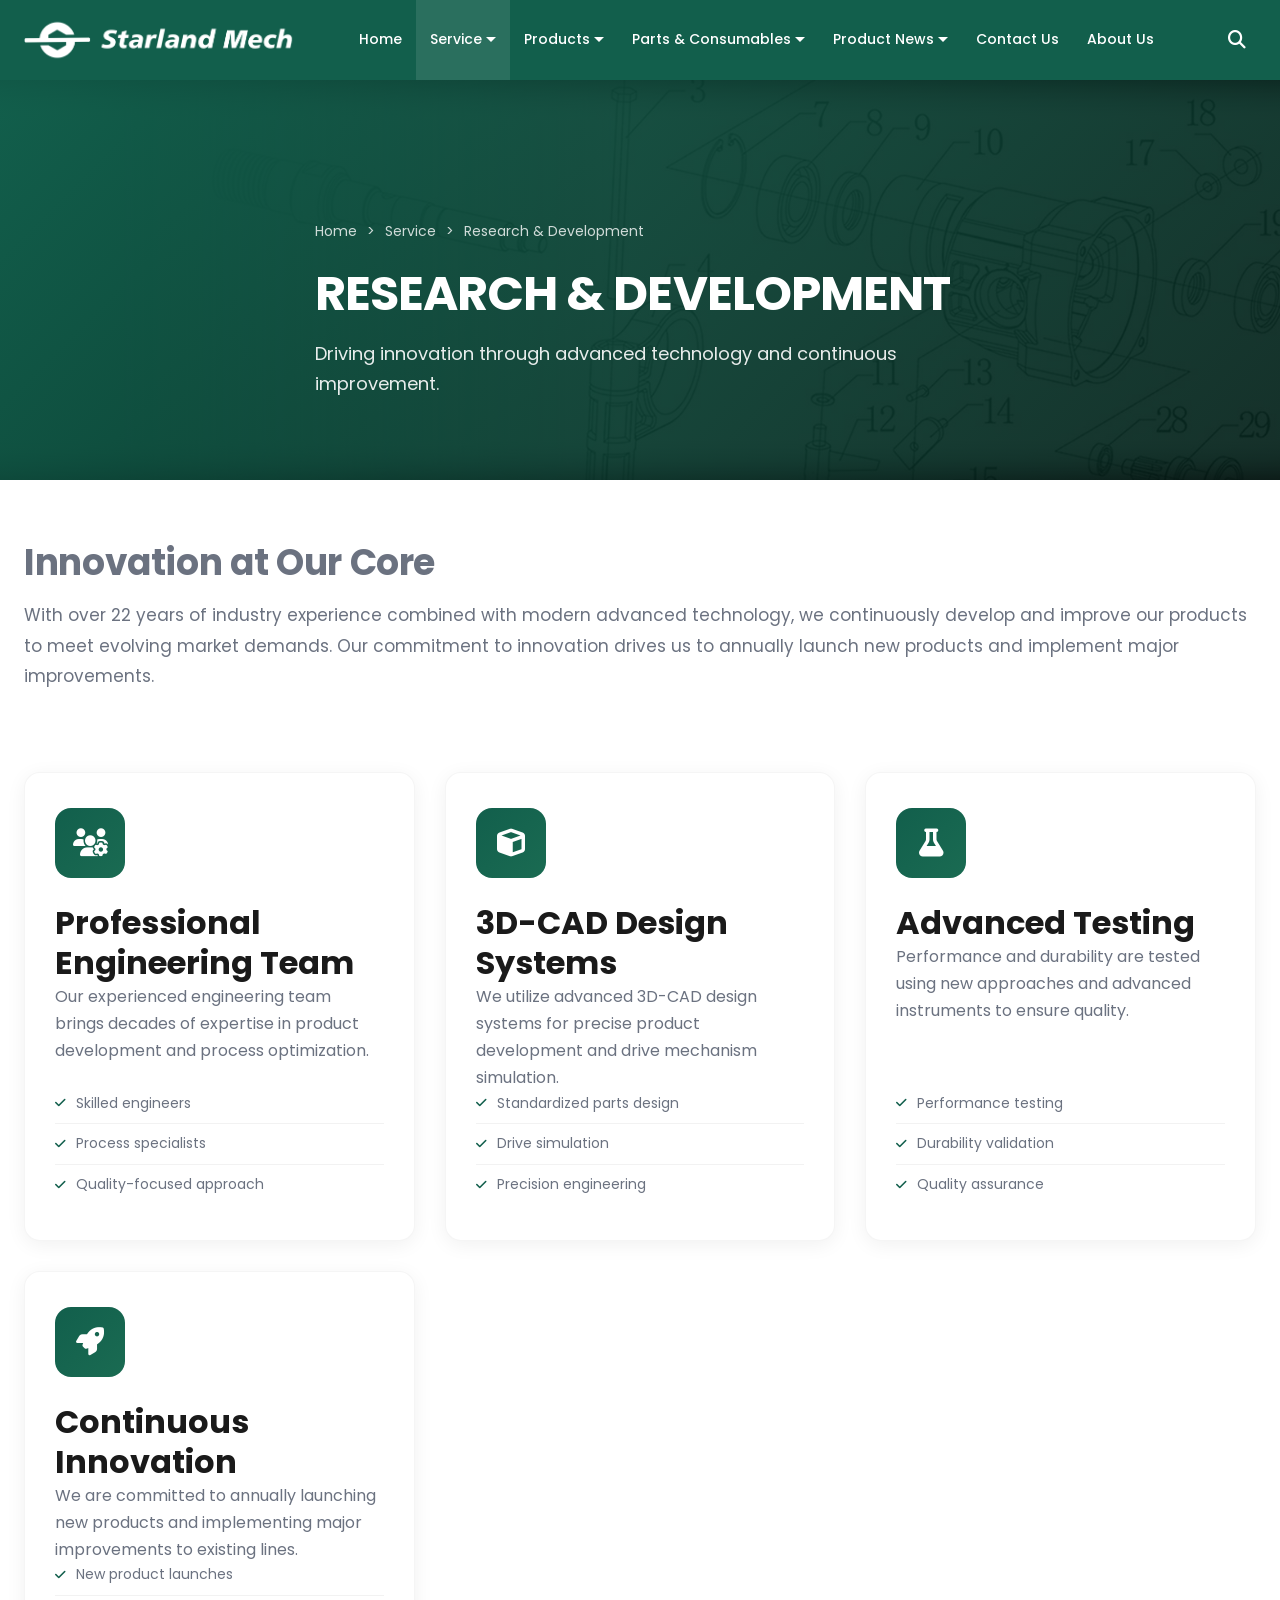
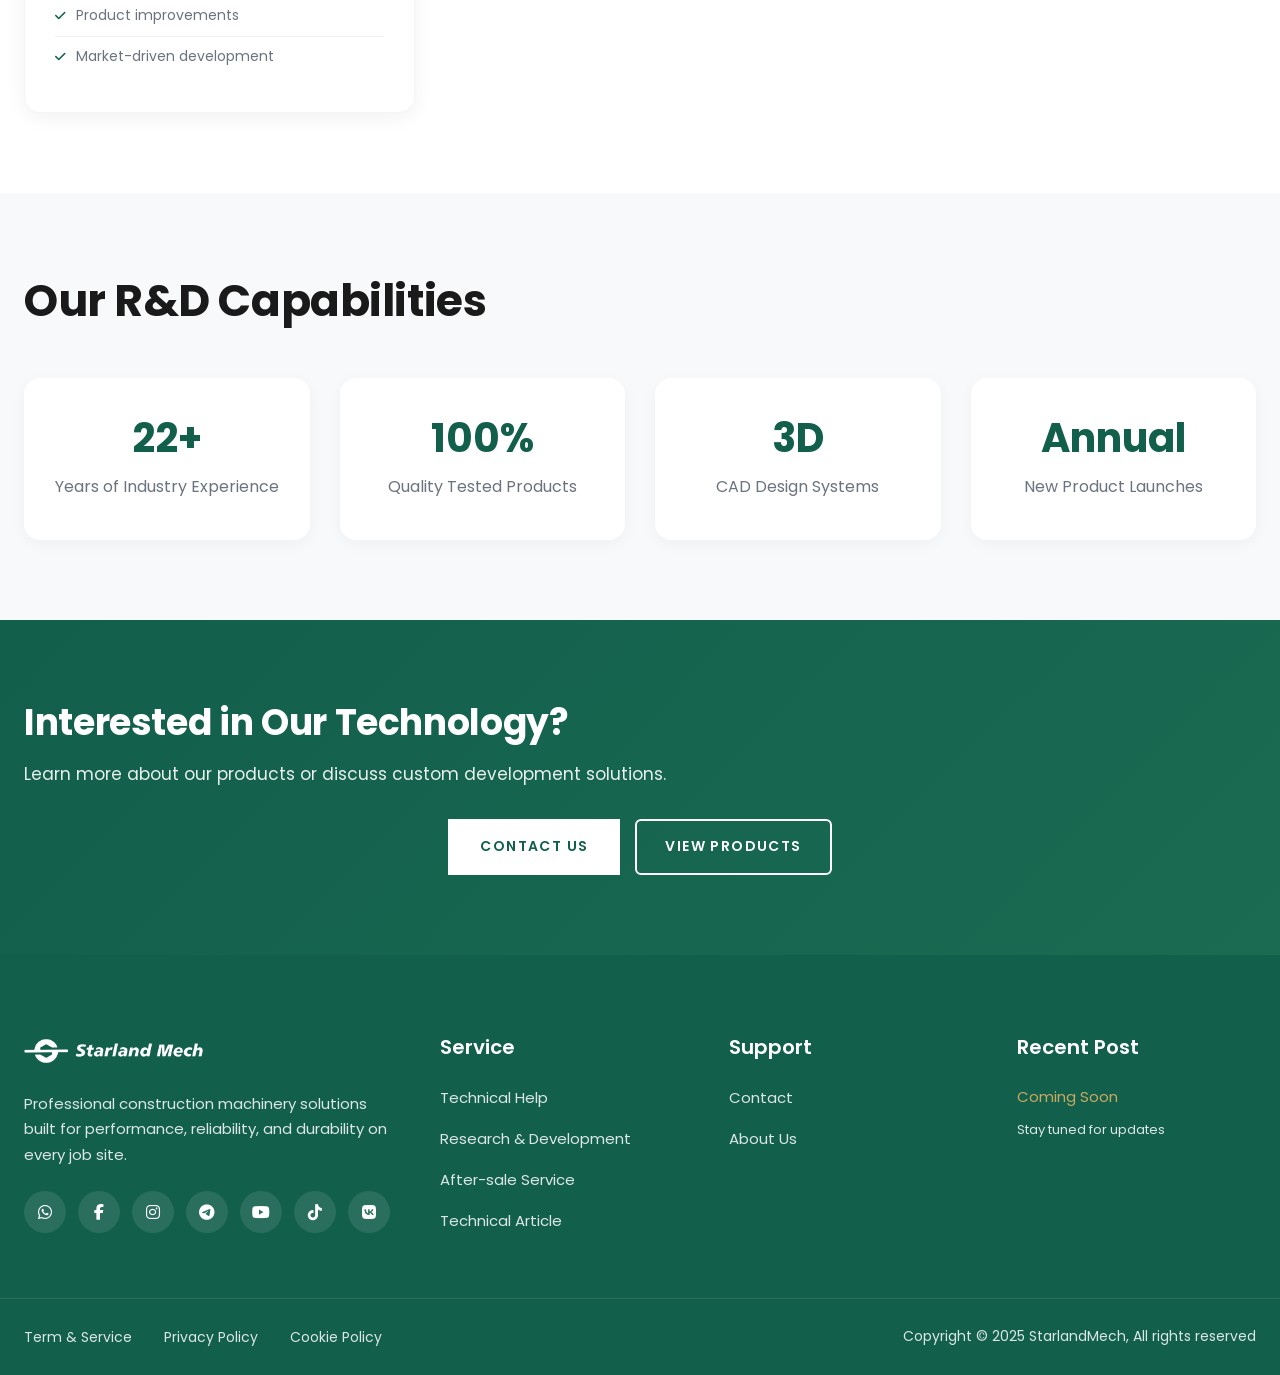
<file: pages/research-development.html>
<!DOCTYPE html>
<html lang="en">
<head>
    <meta charset="UTF-8">
    <meta name="viewport" content="width=device-width, initial-scale=1.0">
    <meta name="description" content="StarlandMech Research & Development - Innovation-driven product development with advanced technology for diamond core drills, drill stands, and floor grinders.">
    <meta name="keywords" content="research development, R&D, product innovation, construction machinery development, diamond drill technology, equipment engineering, StarlandMech">
    <meta name="author" content="StarlandMech">
    <meta name="robots" content="index, follow">
    <title>Research & Development | StarlandMech - Innovation & Technology</title>

    <!-- Canonical URL -->
    <link rel="canonical" href="https://starlandmech.com/pages/research-development.html">

    <!-- Open Graph / Facebook -->
    <meta property="og:locale" content="en_US">
    <meta property="og:type" content="website">
    <meta property="og:title" content="Research & Development | StarlandMech - Innovation & Technology">
    <meta property="og:description" content="Innovation-driven product development with advanced technology for construction machinery.">
    <meta property="og:url" content="https://starlandmech.com/pages/research-development.html">
    <meta property="og:site_name" content="StarlandMech">
    <meta property="og:image" content="https://starlandmech.com/assets/images/logo-footer.png">

    <!-- Twitter Card -->
    <meta name="twitter:card" content="summary_large_image">
    <meta name="twitter:title" content="Research & Development | StarlandMech">
    <meta name="twitter:description" content="Innovation-driven product development with advanced technology for construction machinery.">
    <meta name="twitter:image" content="https://starlandmech.com/assets/images/logo-footer.png">

    <!-- Fonts -->
    <link rel="preconnect" href="https://fonts.googleapis.com">
    <link rel="preconnect" href="https://fonts.gstatic.com" crossorigin>
    <link href="https://fonts.googleapis.com/css2?family=Inter:wght@400;500;600;700&display=swap" rel="stylesheet">

    <!-- Font Awesome -->
    <link rel="stylesheet" href="https://cdnjs.cloudflare.com/ajax/libs/font-awesome/6.4.0/css/all.min.css">

    <!-- Custom CSS -->
    <link rel="stylesheet" href="../assets/css/styles.css">
    <link rel="stylesheet" href="../assets/css/pages.css">
</head>
<body>
    <div id="site-header"></div>

    <!-- Page Header -->
    <section class="services-hero-banner">
        <div class="banner-overlay"></div>
        <img src="../assets/images/research-development-header-banner.jpg" alt="Research & Development" class="banner-bg">
        <div class="container">
            <nav class="breadcrumb">
                <a href="../index.html">Home</a>
                <span>&gt;</span>
                <a href="services.html">Service</a>
                <span>&gt;</span>
                <span>Research & Development</span>
            </nav>
            <div class="banner-content">
                <h1>RESEARCH & DEVELOPMENT</h1>
                <p>Driving innovation through advanced technology and continuous improvement.</p>
            </div>
        </div>
    </section>

    <!-- R&D Content -->
    <section class="services-intro">
        <div class="container">
            <h2>Innovation at Our Core</h2>
            <p>With over 22 years of industry experience combined with modern advanced technology, we continuously develop and improve our products to meet evolving market demands. Our commitment to innovation drives us to annually launch new products and implement major improvements.</p>
        </div>
    </section>

    <section class="services-grid-section">
        <div class="container">
            <div class="services-grid">
                <div class="service-card">
                    <div class="service-icon">
                        <i class="fas fa-users-cog"></i>
                    </div>
                    <h3>Professional Engineering Team</h3>
                    <p>Our experienced engineering team brings decades of expertise in product development and process optimization.</p>
                    <ul class="service-features">
                        <li><i class="fas fa-check"></i> Skilled engineers</li>
                        <li><i class="fas fa-check"></i> Process specialists</li>
                        <li><i class="fas fa-check"></i> Quality-focused approach</li>
                    </ul>
                </div>
                <div class="service-card">
                    <div class="service-icon">
                        <i class="fas fa-cube"></i>
                    </div>
                    <h3>3D-CAD Design Systems</h3>
                    <p>We utilize advanced 3D-CAD design systems for precise product development and drive mechanism simulation.</p>
                    <ul class="service-features">
                        <li><i class="fas fa-check"></i> Standardized parts design</li>
                        <li><i class="fas fa-check"></i> Drive simulation</li>
                        <li><i class="fas fa-check"></i> Precision engineering</li>
                    </ul>
                </div>
                <div class="service-card">
                    <div class="service-icon">
                        <i class="fas fa-flask"></i>
                    </div>
                    <h3>Advanced Testing</h3>
                    <p>Performance and durability are tested using new approaches and advanced instruments to ensure quality.</p>
                    <ul class="service-features">
                        <li><i class="fas fa-check"></i> Performance testing</li>
                        <li><i class="fas fa-check"></i> Durability validation</li>
                        <li><i class="fas fa-check"></i> Quality assurance</li>
                    </ul>
                </div>
                <div class="service-card">
                    <div class="service-icon">
                        <i class="fas fa-rocket"></i>
                    </div>
                    <h3>Continuous Innovation</h3>
                    <p>We are committed to annually launching new products and implementing major improvements to existing lines.</p>
                    <ul class="service-features">
                        <li><i class="fas fa-check"></i> New product launches</li>
                        <li><i class="fas fa-check"></i> Product improvements</li>
                        <li><i class="fas fa-check"></i> Market-driven development</li>
                    </ul>
                </div>
            </div>
        </div>
    </section>

    <!-- Why Choose Section -->
    <section class="why-choose-services">
        <div class="container">
            <h2>Our R&D Capabilities</h2>
            <div class="advantages-grid">
                <div class="advantage-item">
                    <div class="advantage-number">22+</div>
                    <div class="advantage-text">Years of Industry Experience</div>
                </div>
                <div class="advantage-item">
                    <div class="advantage-number">100%</div>
                    <div class="advantage-text">Quality Tested Products</div>
                </div>
                <div class="advantage-item">
                    <div class="advantage-number">3D</div>
                    <div class="advantage-text">CAD Design Systems</div>
                </div>
                <div class="advantage-item">
                    <div class="advantage-number">Annual</div>
                    <div class="advantage-text">New Product Launches</div>
                </div>
            </div>
        </div>
    </section>

    <!-- CTA Section -->
    <section class="services-cta">
        <div class="container">
            <h2>Interested in Our Technology?</h2>
            <p>Learn more about our products or discuss custom development solutions.</p>
            <div class="cta-buttons">
                <a href="contact.html" class="btn btn-primary">Contact Us</a>
                <a href="products.html" class="btn btn-outline">View Products</a>
            </div>
        </div>
    </section>

    <div id="site-footer"></div>

    <!-- Scroll to Top -->
    <button id="scrollToTop" class="scroll-to-top"><i class="fas fa-chevron-up"></i></button>

    <script src="../assets/js/components.js"></script>
    <script>renderHeader('research-development'); renderFooter();</script>
    <script src="../assets/js/main.js"></script>
</body>
</html>
</file>
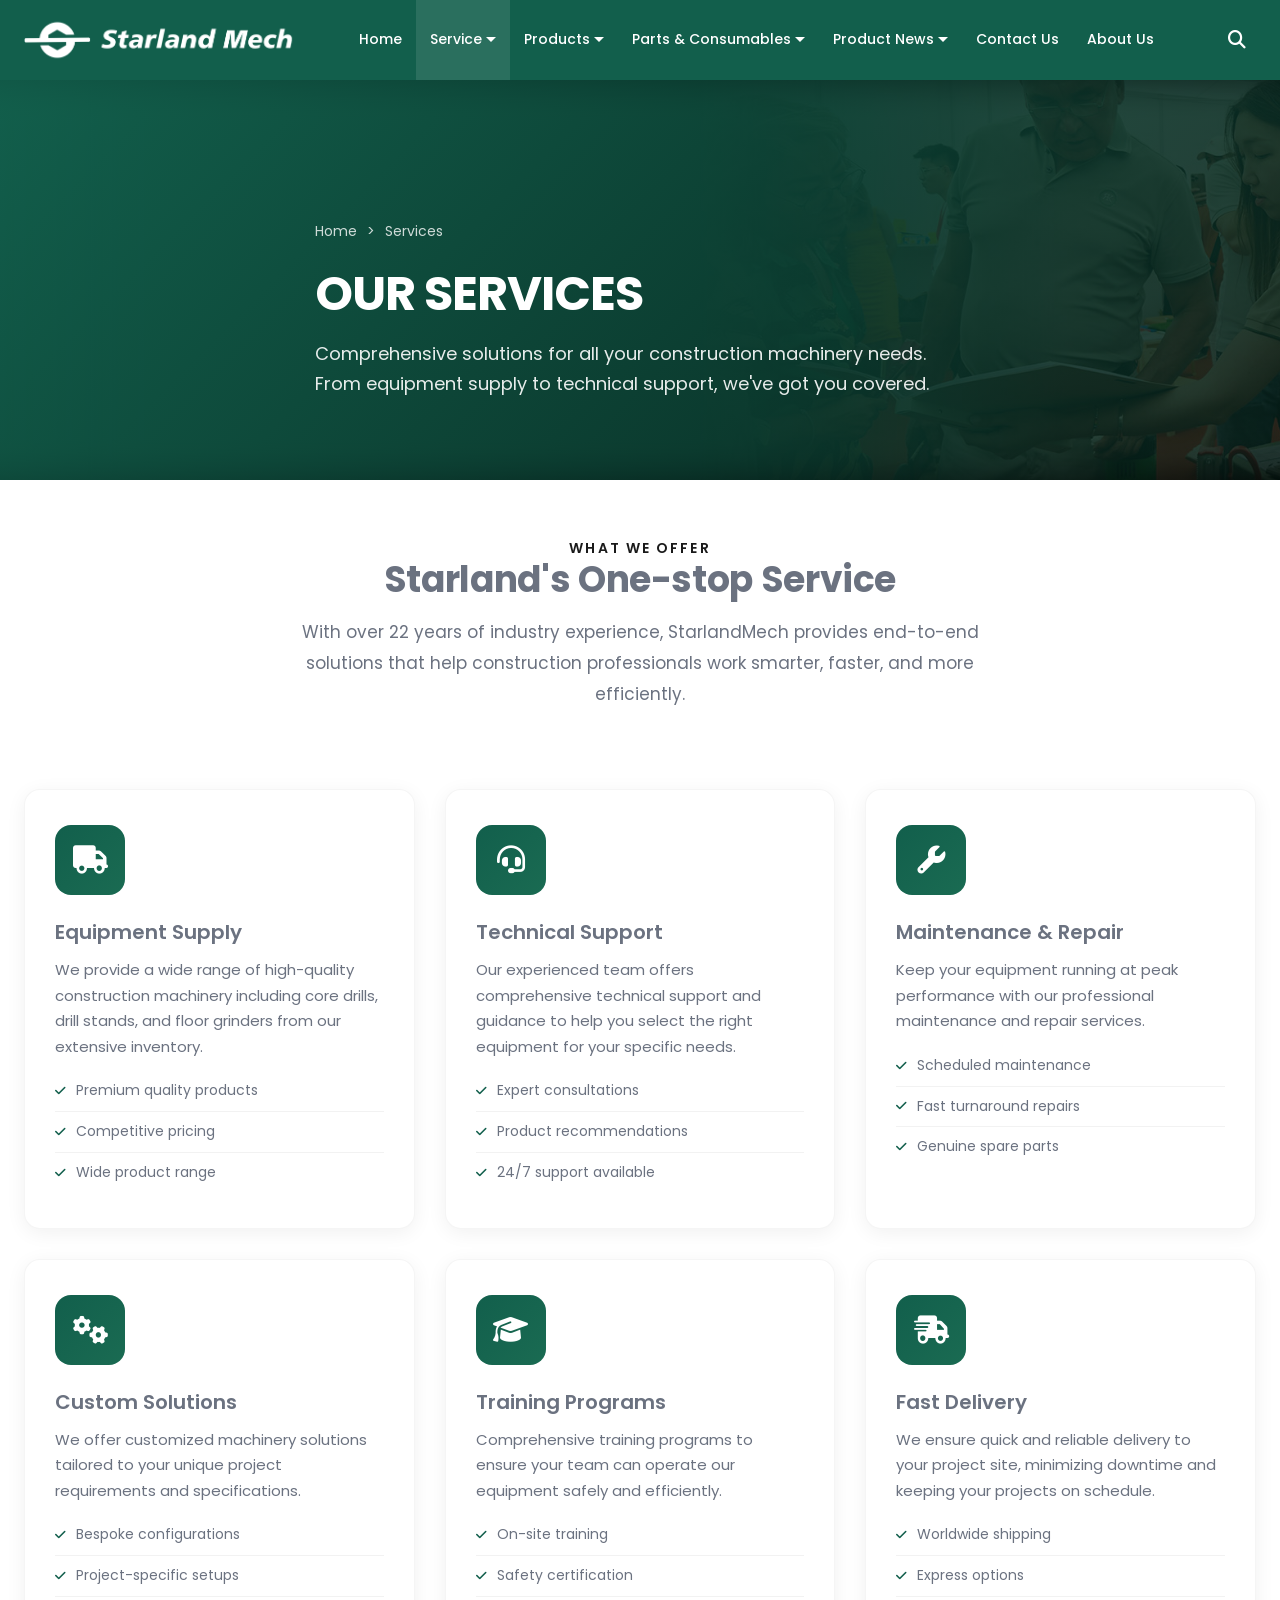
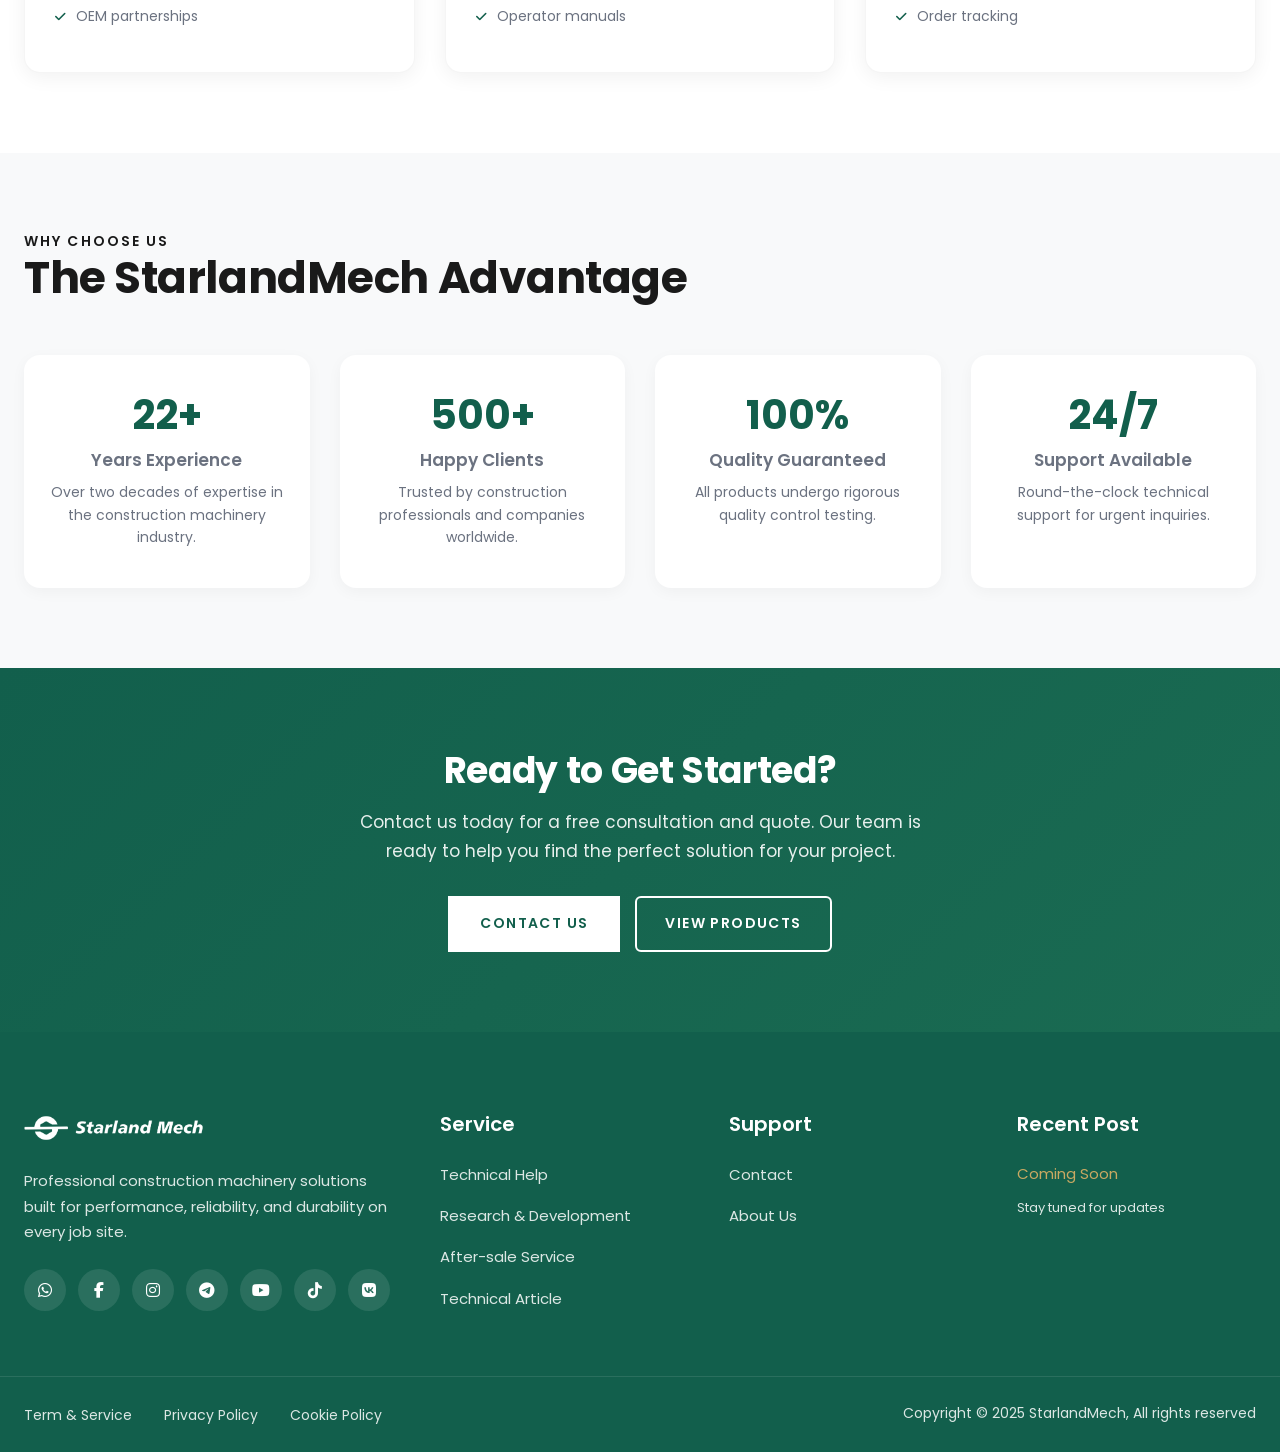
<file: pages/services.html>
<!DOCTYPE html>
<html lang="en">
<head>
    <meta charset="UTF-8">
    <meta name="viewport" content="width=device-width, initial-scale=1.0">
    <meta name="description" content="StarlandMech Services - One-stop construction machinery solutions including equipment supply, technical support, maintenance, repair, custom solutions, and training programs.">
    <meta name="keywords" content="construction machinery services, equipment supply, technical support, machinery maintenance, equipment repair, custom machinery solutions, operator training, StarlandMech">
    <meta name="author" content="StarlandMech">
    <meta name="robots" content="index, follow">
    <title>Services | StarlandMech - One-Stop Construction Machinery Solutions</title>

    <!-- Canonical URL -->
    <link rel="canonical" href="https://starlandmech.com/pages/services.html">

    <!-- Open Graph / Facebook -->
    <meta property="og:locale" content="en_US">
    <meta property="og:type" content="website">
    <meta property="og:title" content="Services | StarlandMech - One-Stop Construction Machinery Solutions">
    <meta property="og:description" content="Comprehensive construction machinery services: equipment supply, technical support, maintenance, custom solutions, and professional training programs.">
    <meta property="og:url" content="https://starlandmech.com/pages/services.html">
    <meta property="og:site_name" content="StarlandMech">
    <meta property="og:image" content="https://starlandmech.com/assets/images/logo-footer.png">

    <!-- Twitter Card -->
    <meta name="twitter:card" content="summary_large_image">
    <meta name="twitter:title" content="Services | StarlandMech">
    <meta name="twitter:description" content="Comprehensive construction machinery services: equipment supply, technical support, maintenance, and training.">
    <meta name="twitter:image" content="https://starlandmech.com/assets/images/logo-footer.png">

    <!-- Fonts -->
    <link rel="preconnect" href="https://fonts.googleapis.com">
    <link rel="preconnect" href="https://fonts.gstatic.com" crossorigin>
    <link href="https://fonts.googleapis.com/css2?family=Inter:wght@400;500;600;700&display=swap" rel="stylesheet">

    <!-- Font Awesome -->
    <link rel="stylesheet" href="https://cdnjs.cloudflare.com/ajax/libs/font-awesome/6.4.0/css/all.min.css">

    <!-- Custom CSS -->
    <link rel="stylesheet" href="../assets/css/styles.css">
    <link rel="stylesheet" href="../assets/css/pages.css">
</head>
<body>
    <div id="site-header"></div>

    <!-- Services Hero Banner -->
    <section class="services-hero-banner">
        <div class="banner-overlay"></div>
        <img src="../assets/images/service-header-banner.jpg" alt="StarlandMech Services" class="banner-bg">
        <div class="container">
            <nav class="breadcrumb">
                <a href="../index.html">Home</a>
                <span>&gt;</span>
                <span>Services</span>
            </nav>
            <div class="banner-content">
                <h1>OUR SERVICES</h1>
                <p>Comprehensive solutions for all your construction machinery needs. From equipment supply to technical support, we've got you covered.</p>
            </div>
        </div>
    </section>

    <!-- Services Introduction -->
    <section class="services-intro">
        <div class="container">
            <div class="intro-content">
                <h6 class="section-subtitle">What We Offer</h6>
                <h2>Starland's One-stop Service</h2>
                <p>With over 22 years of industry experience, StarlandMech provides end-to-end solutions that help construction professionals work smarter, faster, and more efficiently.</p>
            </div>
        </div>
    </section>

    <!-- Services Grid -->
    <section class="services-grid-section">
        <div class="container">
            <div class="services-grid">
                <div class="service-card">
                    <div class="service-icon">
                        <i class="fas fa-truck"></i>
                    </div>
                    <div class="service-content">
                        <h4>Equipment Supply</h4>
                        <p>We provide a wide range of high-quality construction machinery including core drills, drill stands, and floor grinders from our extensive inventory.</p>
                        <ul class="service-features">
                            <li><i class="fas fa-check"></i> Premium quality products</li>
                            <li><i class="fas fa-check"></i> Competitive pricing</li>
                            <li><i class="fas fa-check"></i> Wide product range</li>
                        </ul>
                    </div>
                </div>
                <div class="service-card">
                    <div class="service-icon">
                        <i class="fas fa-headset"></i>
                    </div>
                    <div class="service-content">
                        <h4>Technical Support</h4>
                        <p>Our experienced team offers comprehensive technical support and guidance to help you select the right equipment for your specific needs.</p>
                        <ul class="service-features">
                            <li><i class="fas fa-check"></i> Expert consultations</li>
                            <li><i class="fas fa-check"></i> Product recommendations</li>
                            <li><i class="fas fa-check"></i> 24/7 support available</li>
                        </ul>
                    </div>
                </div>
                <div class="service-card">
                    <div class="service-icon">
                        <i class="fas fa-wrench"></i>
                    </div>
                    <div class="service-content">
                        <h4>Maintenance & Repair</h4>
                        <p>Keep your equipment running at peak performance with our professional maintenance and repair services.</p>
                        <ul class="service-features">
                            <li><i class="fas fa-check"></i> Scheduled maintenance</li>
                            <li><i class="fas fa-check"></i> Fast turnaround repairs</li>
                            <li><i class="fas fa-check"></i> Genuine spare parts</li>
                        </ul>
                    </div>
                </div>
                <div class="service-card">
                    <div class="service-icon">
                        <i class="fas fa-cogs"></i>
                    </div>
                    <div class="service-content">
                        <h4>Custom Solutions</h4>
                        <p>We offer customized machinery solutions tailored to your unique project requirements and specifications.</p>
                        <ul class="service-features">
                            <li><i class="fas fa-check"></i> Bespoke configurations</li>
                            <li><i class="fas fa-check"></i> Project-specific setups</li>
                            <li><i class="fas fa-check"></i> OEM partnerships</li>
                        </ul>
                    </div>
                </div>
                <div class="service-card">
                    <div class="service-icon">
                        <i class="fas fa-graduation-cap"></i>
                    </div>
                    <div class="service-content">
                        <h4>Training Programs</h4>
                        <p>Comprehensive training programs to ensure your team can operate our equipment safely and efficiently.</p>
                        <ul class="service-features">
                            <li><i class="fas fa-check"></i> On-site training</li>
                            <li><i class="fas fa-check"></i> Safety certification</li>
                            <li><i class="fas fa-check"></i> Operator manuals</li>
                        </ul>
                    </div>
                </div>
                <div class="service-card">
                    <div class="service-icon">
                        <i class="fas fa-shipping-fast"></i>
                    </div>
                    <div class="service-content">
                        <h4>Fast Delivery</h4>
                        <p>We ensure quick and reliable delivery to your project site, minimizing downtime and keeping your projects on schedule.</p>
                        <ul class="service-features">
                            <li><i class="fas fa-check"></i> Worldwide shipping</li>
                            <li><i class="fas fa-check"></i> Express options</li>
                            <li><i class="fas fa-check"></i> Order tracking</li>
                        </ul>
                    </div>
                </div>
            </div>
        </div>
    </section>

    <!-- Why Choose Us -->
    <section class="why-choose-services">
        <div class="container">
            <div class="section-header">
                <h6 class="section-subtitle">Why Choose Us</h6>
                <h2 class="section-title">The StarlandMech Advantage</h2>
            </div>
            <div class="advantages-grid">
                <div class="advantage-item">
                    <div class="advantage-number">22+</div>
                    <h4>Years Experience</h4>
                    <p>Over two decades of expertise in the construction machinery industry.</p>
                </div>
                <div class="advantage-item">
                    <div class="advantage-number">500+</div>
                    <h4>Happy Clients</h4>
                    <p>Trusted by construction professionals and companies worldwide.</p>
                </div>
                <div class="advantage-item">
                    <div class="advantage-number">100%</div>
                    <h4>Quality Guaranteed</h4>
                    <p>All products undergo rigorous quality control testing.</p>
                </div>
                <div class="advantage-item">
                    <div class="advantage-number">24/7</div>
                    <h4>Support Available</h4>
                    <p>Round-the-clock technical support for urgent inquiries.</p>
                </div>
            </div>
        </div>
    </section>

    <!-- CTA Section -->
    <section class="services-cta">
        <div class="container">
            <div class="cta-content">
                <h2>Ready to Get Started?</h2>
                <p>Contact us today for a free consultation and quote. Our team is ready to help you find the perfect solution for your project.</p>
                <div class="cta-buttons">
                    <a href="contact.html" class="btn btn-primary">Contact Us</a>
                    <a href="products.html" class="btn btn-outline">View Products</a>
                </div>
            </div>
        </div>
    </section>

    <div id="site-footer"></div>

    <!-- Scroll to Top -->
    <button id="scrollToTop" class="scroll-to-top"><i class="fas fa-chevron-up"></i></button>

    <script src="../assets/js/components.js"></script>
    <script>renderHeader('service'); renderFooter();</script>
    <script src="../assets/js/main.js"></script>
</body>
</html>
</file>
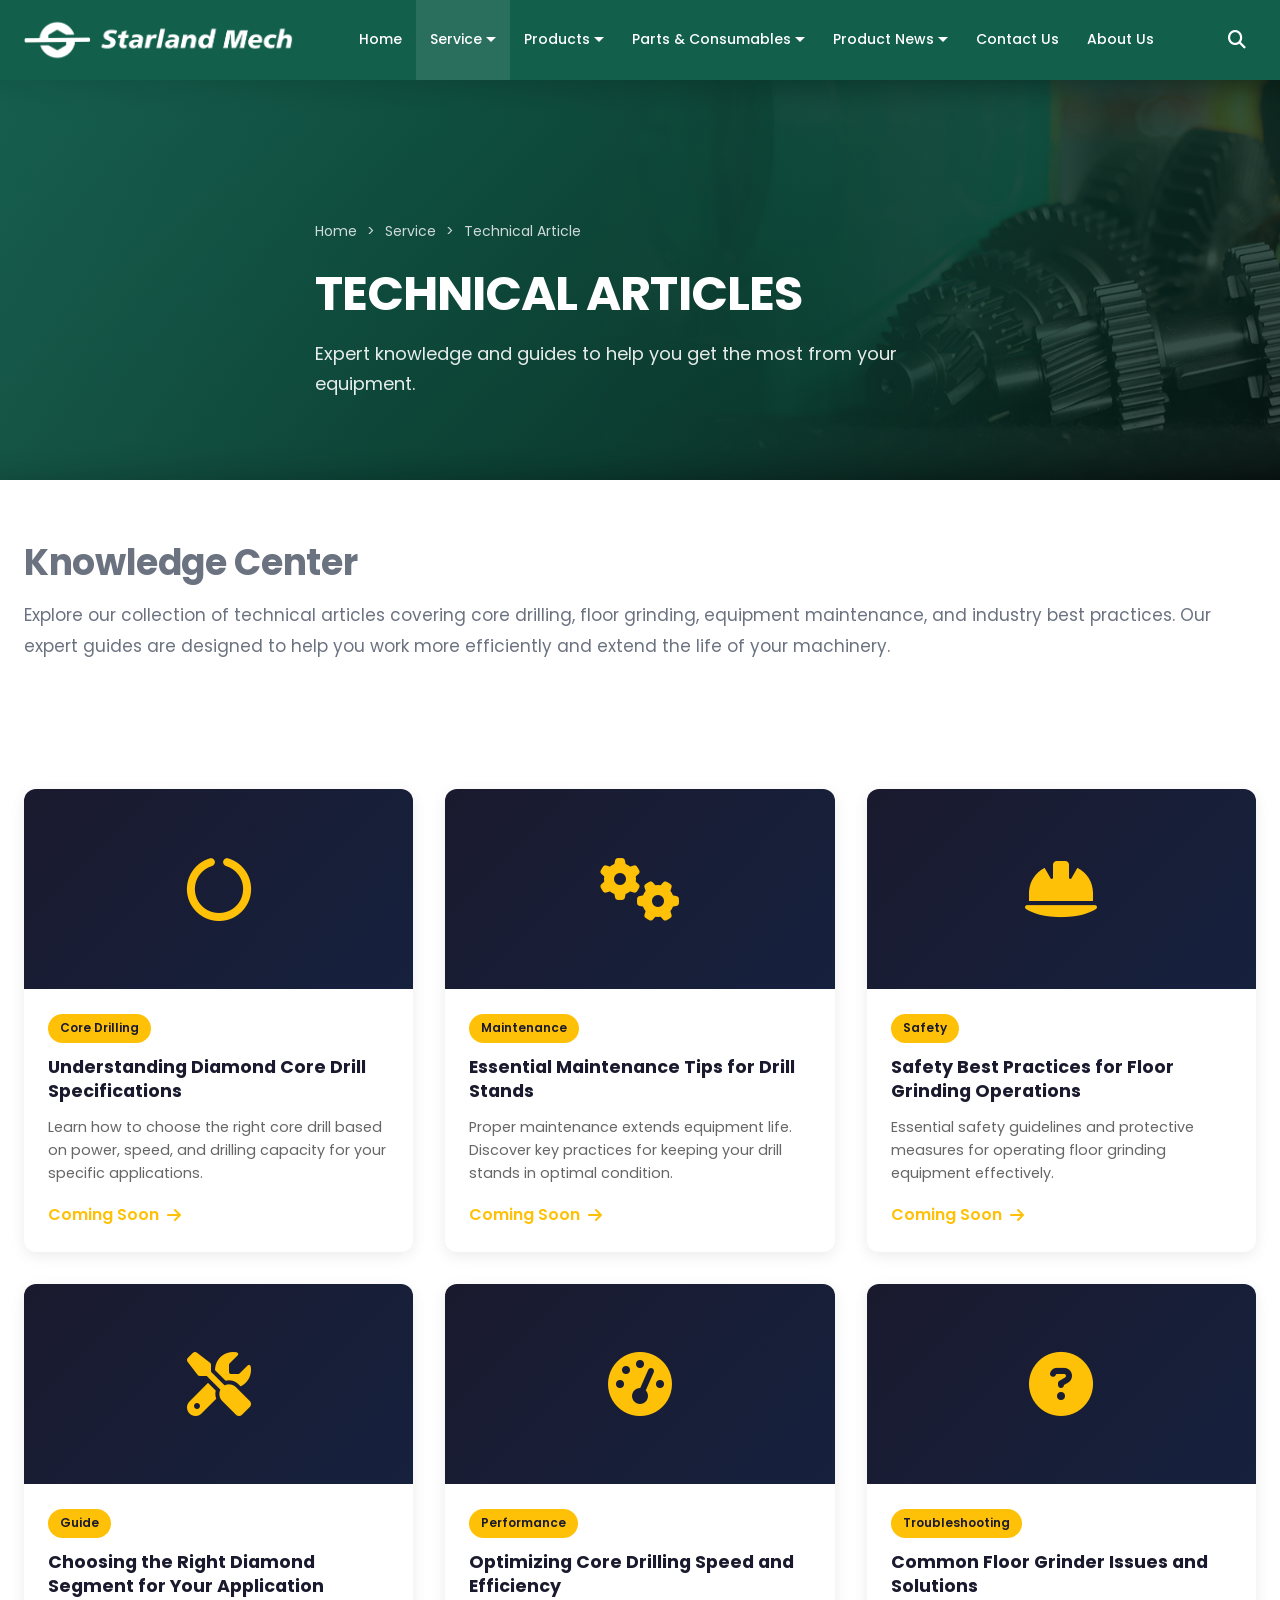
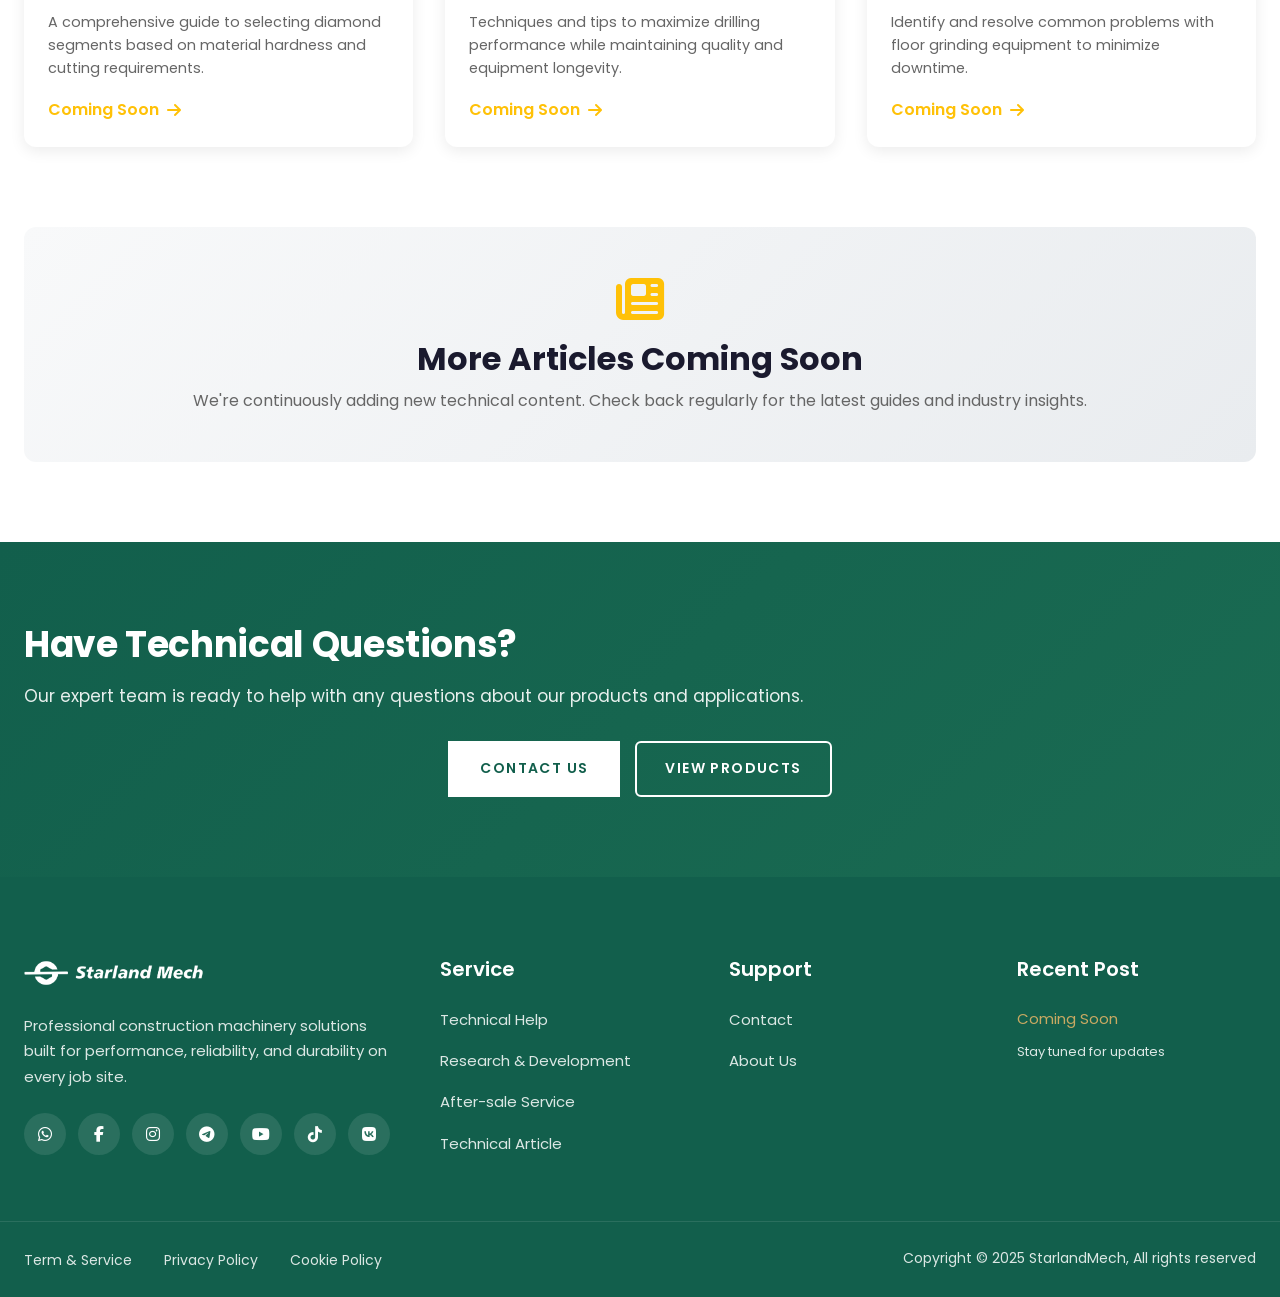
<file: pages/technical-article.html>
<!DOCTYPE html>
<html lang="en">
<head>
    <meta charset="UTF-8">
    <meta name="viewport" content="width=device-width, initial-scale=1.0">
    <meta name="description" content="StarlandMech Technical Articles - Expert knowledge and insights about diamond core drills, drill stands, floor grinders, and construction machinery best practices.">
    <meta name="keywords" content="technical articles, construction machinery guides, core drilling tips, floor grinder operation, equipment maintenance, StarlandMech knowledge base">
    <meta name="author" content="StarlandMech">
    <meta name="robots" content="index, follow">
    <title>Technical Articles | StarlandMech - Expert Knowledge & Guides</title>

    <!-- Canonical URL -->
    <link rel="canonical" href="https://starlandmech.com/pages/technical-article.html">

    <!-- Open Graph / Facebook -->
    <meta property="og:locale" content="en_US">
    <meta property="og:type" content="website">
    <meta property="og:title" content="Technical Articles | StarlandMech - Expert Knowledge & Guides">
    <meta property="og:description" content="Expert knowledge and insights about diamond core drills, drill stands, floor grinders, and construction machinery.">
    <meta property="og:url" content="https://starlandmech.com/pages/technical-article.html">
    <meta property="og:site_name" content="StarlandMech">
    <meta property="og:image" content="https://starlandmech.com/assets/images/logo-footer.png">

    <!-- Twitter Card -->
    <meta name="twitter:card" content="summary_large_image">
    <meta name="twitter:title" content="Technical Articles | StarlandMech">
    <meta name="twitter:description" content="Expert knowledge and insights about diamond core drills, drill stands, and floor grinders.">
    <meta name="twitter:image" content="https://starlandmech.com/assets/images/logo-footer.png">

    <!-- Fonts -->
    <link rel="preconnect" href="https://fonts.googleapis.com">
    <link rel="preconnect" href="https://fonts.gstatic.com" crossorigin>
    <link href="https://fonts.googleapis.com/css2?family=Inter:wght@400;500;600;700&display=swap" rel="stylesheet">

    <!-- Font Awesome -->
    <link rel="stylesheet" href="https://cdnjs.cloudflare.com/ajax/libs/font-awesome/6.4.0/css/all.min.css">

    <!-- Custom CSS -->
    <link rel="stylesheet" href="../assets/css/styles.css">
    <link rel="stylesheet" href="../assets/css/pages.css">
    <style>
        /* Technical Articles Page Specific Styles */
        .articles-grid {
            display: grid;
            grid-template-columns: repeat(auto-fill, minmax(300px, 1fr));
            gap: 2rem;
            padding: 3rem 0;
        }

        .article-card {
            background: #fff;
            border-radius: 12px;
            overflow: hidden;
            box-shadow: 0 4px 15px rgba(0,0,0,0.08);
            transition: transform 0.3s ease, box-shadow 0.3s ease;
        }

        .article-card:hover {
            transform: translateY(-5px);
            box-shadow: 0 8px 25px rgba(0,0,0,0.12);
        }

        .article-image {
            height: 200px;
            background: linear-gradient(135deg, #1a1a2e 0%, #16213e 100%);
            display: flex;
            align-items: center;
            justify-content: center;
        }

        .article-image i {
            font-size: 4rem;
            color: #ffc107;
        }

        .article-content {
            padding: 1.5rem;
        }

        .article-category {
            display: inline-block;
            background: #ffc107;
            color: #1a1a2e;
            padding: 0.25rem 0.75rem;
            border-radius: 20px;
            font-size: 0.75rem;
            font-weight: 600;
            margin-bottom: 0.75rem;
        }

        .article-content h3 {
            font-size: 1.1rem;
            margin-bottom: 0.75rem;
            color: #1a1a2e;
            line-height: 1.4;
        }

        .article-content p {
            font-size: 0.9rem;
            color: #666;
            line-height: 1.6;
            margin-bottom: 1rem;
        }

        .article-link {
            color: #ffc107;
            font-weight: 600;
            text-decoration: none;
            display: inline-flex;
            align-items: center;
            gap: 0.5rem;
            transition: color 0.3s ease;
        }

        .article-link:hover {
            color: #1a1a2e;
        }

        .coming-soon-notice {
            background: linear-gradient(135deg, #f8f9fa 0%, #e9ecef 100%);
            padding: 3rem;
            border-radius: 12px;
            text-align: center;
            margin-top: 2rem;
        }

        .coming-soon-notice i {
            font-size: 3rem;
            color: #ffc107;
            margin-bottom: 1rem;
        }

        .coming-soon-notice h3 {
            color: #1a1a2e;
            margin-bottom: 0.5rem;
        }

        .coming-soon-notice p {
            color: #666;
        }

        @media (max-width: 768px) {
            .articles-grid {
                grid-template-columns: 1fr;
            }
        }
    </style>
</head>
<body>
    <div id="site-header"></div>

    <!-- Page Header -->
    <section class="services-hero-banner">
        <div class="banner-overlay"></div>
        <img src="../assets/images/technical-article-header-banner.jpg" alt="Technical Articles" class="banner-bg">
        <div class="container">
            <nav class="breadcrumb">
                <a href="../index.html">Home</a>
                <span>&gt;</span>
                <a href="services.html">Service</a>
                <span>&gt;</span>
                <span>Technical Article</span>
            </nav>
            <div class="banner-content">
                <h1>TECHNICAL ARTICLES</h1>
                <p>Expert knowledge and guides to help you get the most from your equipment.</p>
            </div>
        </div>
    </section>

    <!-- Articles Content -->
    <section class="services-intro">
        <div class="container">
            <h2>Knowledge Center</h2>
            <p>Explore our collection of technical articles covering core drilling, floor grinding, equipment maintenance, and industry best practices. Our expert guides are designed to help you work more efficiently and extend the life of your machinery.</p>
        </div>
    </section>

    <section class="services-grid-section">
        <div class="container">
            <div class="articles-grid">
                <div class="article-card">
                    <div class="article-image">
                        <i class="fas fa-circle-notch"></i>
                    </div>
                    <div class="article-content">
                        <span class="article-category">Core Drilling</span>
                        <h3>Understanding Diamond Core Drill Specifications</h3>
                        <p>Learn how to choose the right core drill based on power, speed, and drilling capacity for your specific applications.</p>
                        <a href="#" class="article-link">Coming Soon <i class="fas fa-arrow-right"></i></a>
                    </div>
                </div>

                <div class="article-card">
                    <div class="article-image">
                        <i class="fas fa-cogs"></i>
                    </div>
                    <div class="article-content">
                        <span class="article-category">Maintenance</span>
                        <h3>Essential Maintenance Tips for Drill Stands</h3>
                        <p>Proper maintenance extends equipment life. Discover key practices for keeping your drill stands in optimal condition.</p>
                        <a href="#" class="article-link">Coming Soon <i class="fas fa-arrow-right"></i></a>
                    </div>
                </div>

                <div class="article-card">
                    <div class="article-image">
                        <i class="fas fa-hard-hat"></i>
                    </div>
                    <div class="article-content">
                        <span class="article-category">Safety</span>
                        <h3>Safety Best Practices for Floor Grinding Operations</h3>
                        <p>Essential safety guidelines and protective measures for operating floor grinding equipment effectively.</p>
                        <a href="#" class="article-link">Coming Soon <i class="fas fa-arrow-right"></i></a>
                    </div>
                </div>

                <div class="article-card">
                    <div class="article-image">
                        <i class="fas fa-tools"></i>
                    </div>
                    <div class="article-content">
                        <span class="article-category">Guide</span>
                        <h3>Choosing the Right Diamond Segment for Your Application</h3>
                        <p>A comprehensive guide to selecting diamond segments based on material hardness and cutting requirements.</p>
                        <a href="#" class="article-link">Coming Soon <i class="fas fa-arrow-right"></i></a>
                    </div>
                </div>

                <div class="article-card">
                    <div class="article-image">
                        <i class="fas fa-tachometer-alt"></i>
                    </div>
                    <div class="article-content">
                        <span class="article-category">Performance</span>
                        <h3>Optimizing Core Drilling Speed and Efficiency</h3>
                        <p>Techniques and tips to maximize drilling performance while maintaining quality and equipment longevity.</p>
                        <a href="#" class="article-link">Coming Soon <i class="fas fa-arrow-right"></i></a>
                    </div>
                </div>

                <div class="article-card">
                    <div class="article-image">
                        <i class="fas fa-question-circle"></i>
                    </div>
                    <div class="article-content">
                        <span class="article-category">Troubleshooting</span>
                        <h3>Common Floor Grinder Issues and Solutions</h3>
                        <p>Identify and resolve common problems with floor grinding equipment to minimize downtime.</p>
                        <a href="#" class="article-link">Coming Soon <i class="fas fa-arrow-right"></i></a>
                    </div>
                </div>
            </div>

            <div class="coming-soon-notice">
                <i class="fas fa-newspaper"></i>
                <h3>More Articles Coming Soon</h3>
                <p>We're continuously adding new technical content. Check back regularly for the latest guides and industry insights.</p>
            </div>
        </div>
    </section>

    <!-- CTA Section -->
    <section class="services-cta">
        <div class="container">
            <h2>Have Technical Questions?</h2>
            <p>Our expert team is ready to help with any questions about our products and applications.</p>
            <div class="cta-buttons">
                <a href="contact.html" class="btn btn-primary">Contact Us</a>
                <a href="products.html" class="btn btn-outline">View Products</a>
            </div>
        </div>
    </section>

    <div id="site-footer"></div>

    <!-- Scroll to Top -->
    <button id="scrollToTop" class="scroll-to-top"><i class="fas fa-chevron-up"></i></button>

    <script src="../assets/js/components.js"></script>
    <script>renderHeader('technical-article'); renderFooter();</script>
    <script src="../assets/js/main.js"></script>
</body>
</html>
</file>
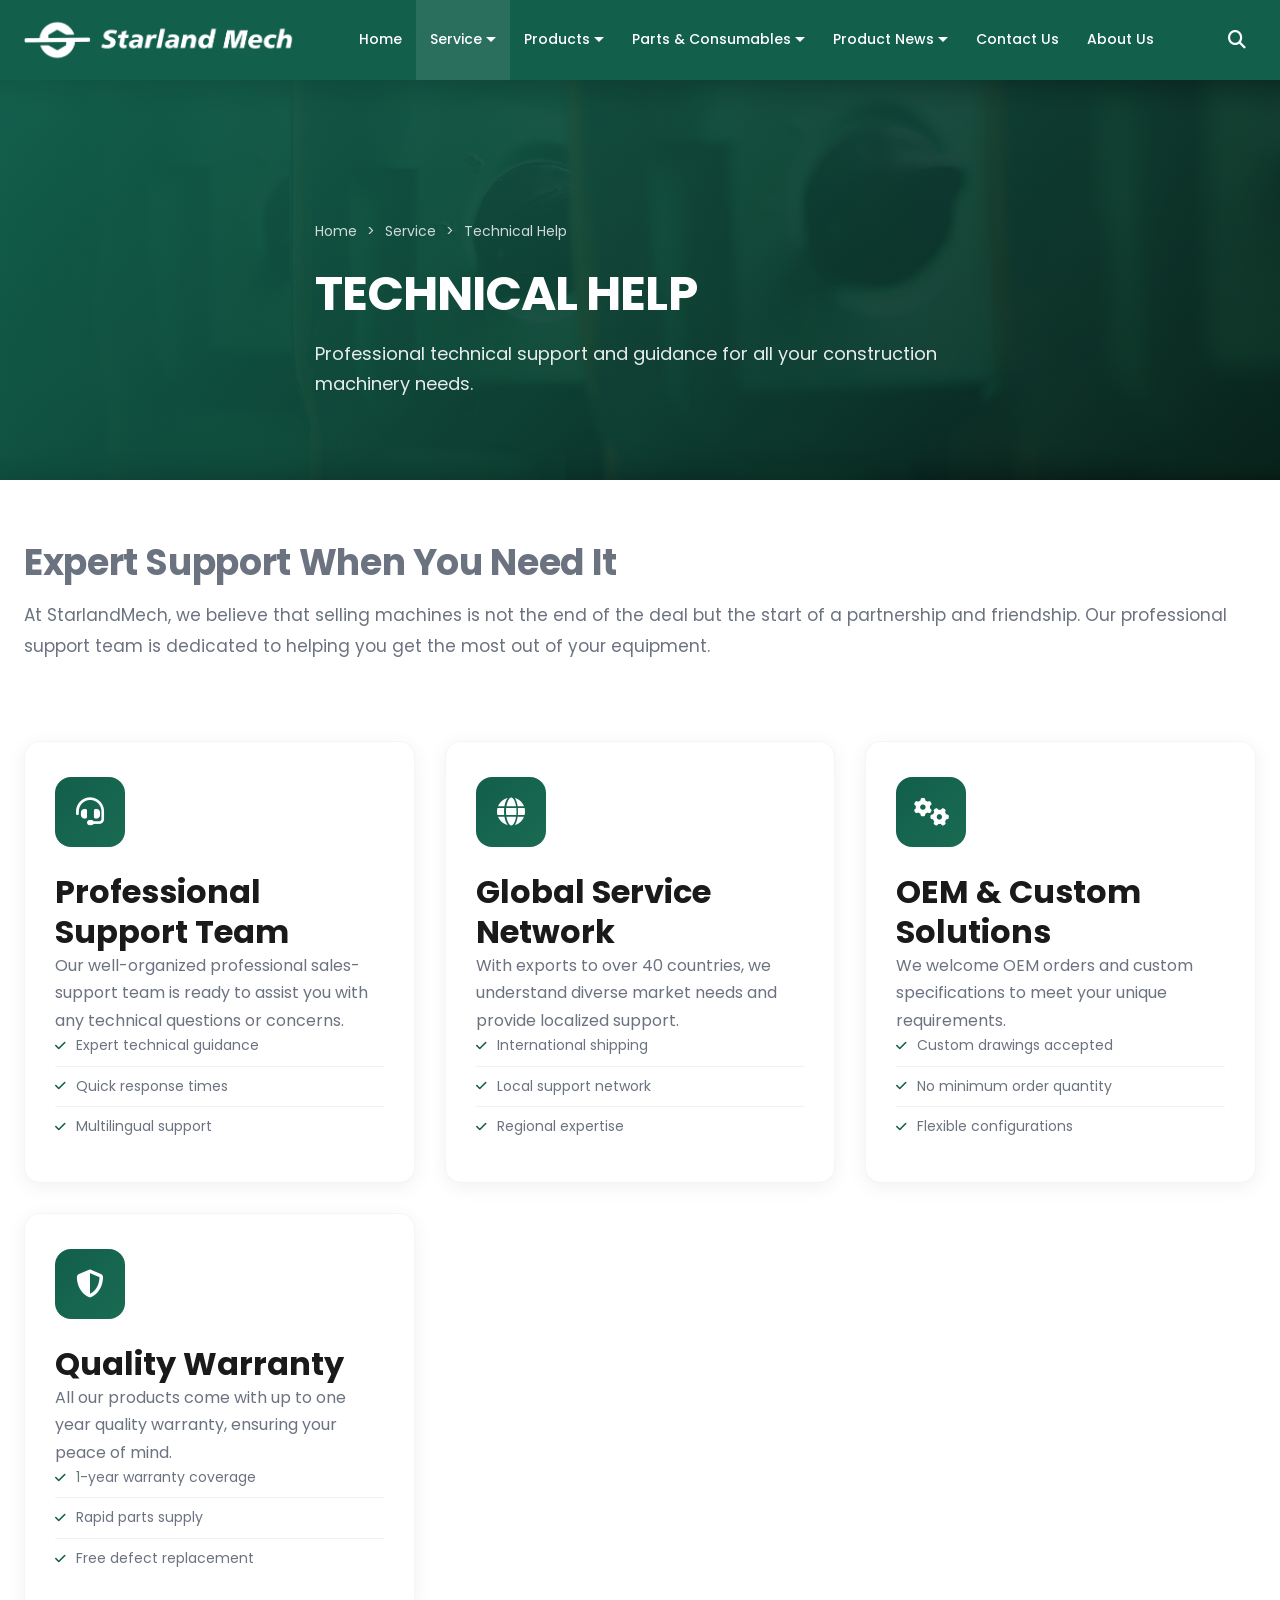
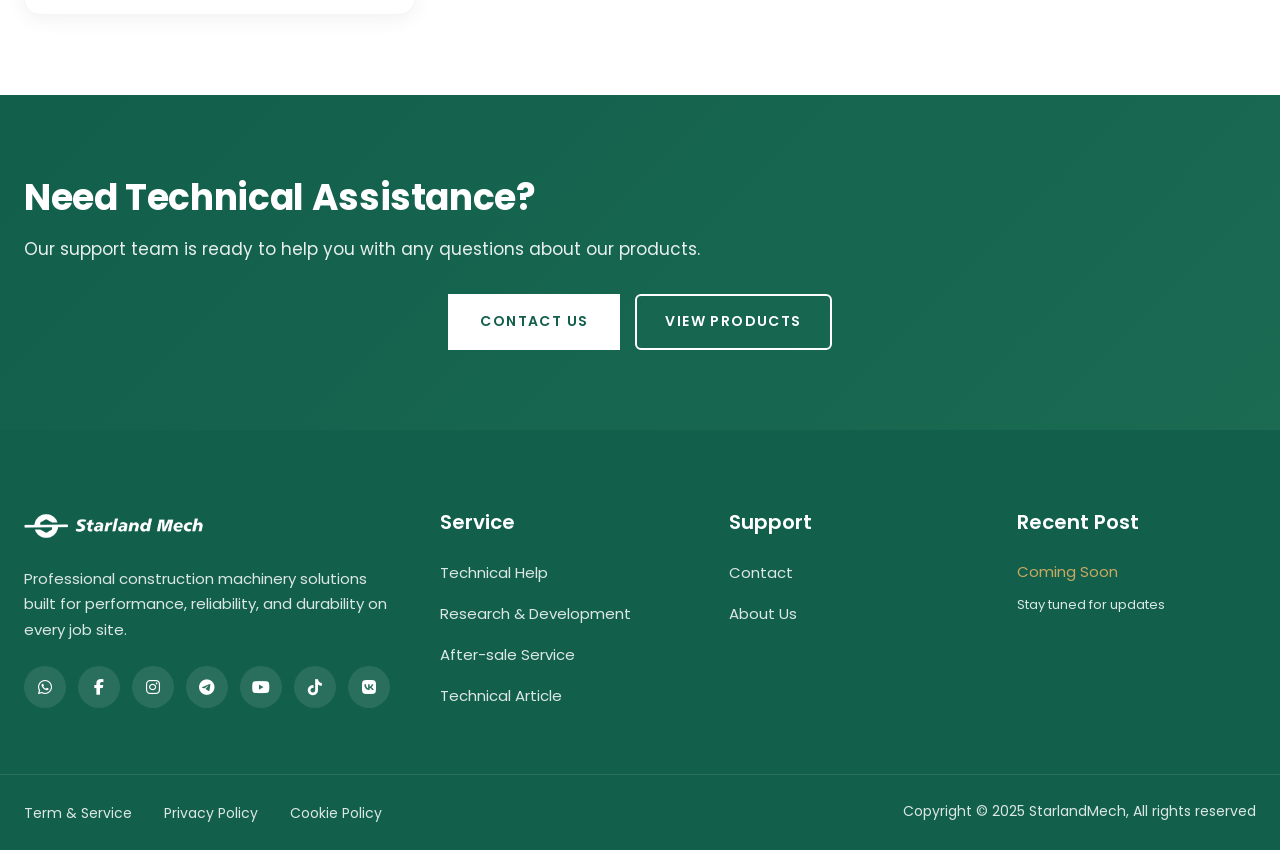
<file: pages/technical-help.html>
<!DOCTYPE html>
<html lang="en">
<head>
    <meta charset="UTF-8">
    <meta name="viewport" content="width=device-width, initial-scale=1.0">
    <meta name="description" content="StarlandMech Technical Help - Professional technical support for diamond core drills, drill stands, and floor grinders. Expert guidance and assistance for all your equipment needs.">
    <meta name="keywords" content="technical help, equipment support, construction machinery support, core drill help, floor grinder support, StarlandMech technical assistance">
    <meta name="author" content="StarlandMech">
    <meta name="robots" content="index, follow">
    <title>Technical Help | StarlandMech - Expert Equipment Support</title>

    <!-- Canonical URL -->
    <link rel="canonical" href="https://starlandmech.com/pages/technical-help.html">

    <!-- Open Graph / Facebook -->
    <meta property="og:locale" content="en_US">
    <meta property="og:type" content="website">
    <meta property="og:title" content="Technical Help | StarlandMech - Expert Equipment Support">
    <meta property="og:description" content="Professional technical support for diamond core drills, drill stands, and floor grinders.">
    <meta property="og:url" content="https://starlandmech.com/pages/technical-help.html">
    <meta property="og:site_name" content="StarlandMech">
    <meta property="og:image" content="https://starlandmech.com/assets/images/logo-footer.png">

    <!-- Twitter Card -->
    <meta name="twitter:card" content="summary_large_image">
    <meta name="twitter:title" content="Technical Help | StarlandMech">
    <meta name="twitter:description" content="Professional technical support for diamond core drills, drill stands, and floor grinders.">
    <meta name="twitter:image" content="https://starlandmech.com/assets/images/logo-footer.png">

    <!-- Fonts -->
    <link rel="preconnect" href="https://fonts.googleapis.com">
    <link rel="preconnect" href="https://fonts.gstatic.com" crossorigin>
    <link href="https://fonts.googleapis.com/css2?family=Inter:wght@400;500;600;700&display=swap" rel="stylesheet">

    <!-- Font Awesome -->
    <link rel="stylesheet" href="https://cdnjs.cloudflare.com/ajax/libs/font-awesome/6.4.0/css/all.min.css">

    <!-- Custom CSS -->
    <link rel="stylesheet" href="../assets/css/styles.css">
    <link rel="stylesheet" href="../assets/css/pages.css">
</head>
<body>
    <div id="site-header"></div>

    <!-- Page Header -->
    <section class="services-hero-banner">
        <div class="banner-overlay"></div>
        <img src="../assets/images/technical-help-header-banner.jpg" alt="Technical Help" class="banner-bg">
        <div class="container">
            <nav class="breadcrumb">
                <a href="../index.html">Home</a>
                <span>&gt;</span>
                <a href="services.html">Service</a>
                <span>&gt;</span>
                <span>Technical Help</span>
            </nav>
            <div class="banner-content">
                <h1>TECHNICAL HELP</h1>
                <p>Professional technical support and guidance for all your construction machinery needs.</p>
            </div>
        </div>
    </section>

    <!-- Technical Help Content -->
    <section class="services-intro">
        <div class="container">
            <h2>Expert Support When You Need It</h2>
            <p>At StarlandMech, we believe that selling machines is not the end of the deal but the start of a partnership and friendship. Our professional support team is dedicated to helping you get the most out of your equipment.</p>
        </div>
    </section>

    <section class="services-grid-section">
        <div class="container">
            <div class="services-grid">
                <div class="service-card">
                    <div class="service-icon">
                        <i class="fas fa-headset"></i>
                    </div>
                    <h3>Professional Support Team</h3>
                    <p>Our well-organized professional sales-support team is ready to assist you with any technical questions or concerns.</p>
                    <ul class="service-features">
                        <li><i class="fas fa-check"></i> Expert technical guidance</li>
                        <li><i class="fas fa-check"></i> Quick response times</li>
                        <li><i class="fas fa-check"></i> Multilingual support</li>
                    </ul>
                </div>
                <div class="service-card">
                    <div class="service-icon">
                        <i class="fas fa-globe"></i>
                    </div>
                    <h3>Global Service Network</h3>
                    <p>With exports to over 40 countries, we understand diverse market needs and provide localized support.</p>
                    <ul class="service-features">
                        <li><i class="fas fa-check"></i> International shipping</li>
                        <li><i class="fas fa-check"></i> Local support network</li>
                        <li><i class="fas fa-check"></i> Regional expertise</li>
                    </ul>
                </div>
                <div class="service-card">
                    <div class="service-icon">
                        <i class="fas fa-cogs"></i>
                    </div>
                    <h3>OEM & Custom Solutions</h3>
                    <p>We welcome OEM orders and custom specifications to meet your unique requirements.</p>
                    <ul class="service-features">
                        <li><i class="fas fa-check"></i> Custom drawings accepted</li>
                        <li><i class="fas fa-check"></i> No minimum order quantity</li>
                        <li><i class="fas fa-check"></i> Flexible configurations</li>
                    </ul>
                </div>
                <div class="service-card">
                    <div class="service-icon">
                        <i class="fas fa-shield-alt"></i>
                    </div>
                    <h3>Quality Warranty</h3>
                    <p>All our products come with up to one year quality warranty, ensuring your peace of mind.</p>
                    <ul class="service-features">
                        <li><i class="fas fa-check"></i> 1-year warranty coverage</li>
                        <li><i class="fas fa-check"></i> Rapid parts supply</li>
                        <li><i class="fas fa-check"></i> Free defect replacement</li>
                    </ul>
                </div>
            </div>
        </div>
    </section>

    <!-- CTA Section -->
    <section class="services-cta">
        <div class="container">
            <h2>Need Technical Assistance?</h2>
            <p>Our support team is ready to help you with any questions about our products.</p>
            <div class="cta-buttons">
                <a href="contact.html" class="btn btn-primary">Contact Us</a>
                <a href="products.html" class="btn btn-outline">View Products</a>
            </div>
        </div>
    </section>

    <div id="site-footer"></div>

    <!-- Scroll to Top -->
    <button id="scrollToTop" class="scroll-to-top"><i class="fas fa-chevron-up"></i></button>

    <script src="../assets/js/components.js"></script>
    <script>renderHeader('technical-help'); renderFooter();</script>
    <script src="../assets/js/main.js"></script>
</body>
</html>
</file>
<file: assets/css/styles.css>
/**
 * StarlandMech - Main Stylesheet
 * Refined to match original website exactly
 */

/* =============================================
   Google Fonts Import - Simplified to one family
   ============================================= */
@import url('https://fonts.googleapis.com/css2?family=Poppins:ital,wght@0,300;0,400;0,500;0,600;0,700;1,400;1,500&display=swap');

/* =============================================
   CSS Variables
   ============================================= */
:root {
    /* Primary Colors - Matching original */
    --primary-green: #125f4c;
    --primary-green-dark: #0e4f3e;
    --primary-green-light: #167258;

    /* Text Colors */
    --text-dark: #1a1a1a;
    --text-gray: #6B7280;
    --text-light-gray: #9CA3AF;
    --text-white: #ffffff;
    --text-white-muted: rgba(255, 255, 255, 0.85);

    /* Background Colors */
    --bg-white: #ffffff;
    --bg-light: #F8F9FA;
    --bg-cream: #F5F3EF;
    --bg-green: #125f4c;

    /* Accent Colors */
    --accent-gold: #C9A962;
    --accent-gold-light: #D4B978;

    /* Fonts - Unified to single family */
    --font-primary: 'Poppins', -apple-system, BlinkMacSystemFont, sans-serif;

    /* Spacing */
    --container-max: 1320px;
    --section-padding: 100px;
    --section-padding-sm: 60px;
}

/* =============================================
   Reset & Base Styles
   ============================================= */
*, *::before, *::after {
    box-sizing: border-box;
    margin: 0;
    padding: 0;
}

html {
    scroll-behavior: smooth;
    font-size: 16px;
}

body {
    font-family: var(--font-primary);
    font-size: 1rem;
    line-height: 1.7;
    color: var(--text-gray);
    background-color: var(--bg-white);
    font-weight: 400;
    -webkit-font-smoothing: antialiased;
    -moz-osx-font-smoothing: grayscale;
}

img {
    max-width: 100%;
    height: auto;
    display: block;
}

a {
    text-decoration: none;
    color: inherit;
    transition: all 0.3s ease;
}

ul, ol {
    list-style: none;
}

.container {
    max-width: var(--container-max);
    margin: 0 auto;
    padding: 0 24px;
}

/* =============================================
   Typography
   ============================================= */
h1, h2, h3, h4, h5, h6 {
    font-family: var(--font-primary);
    color: var(--text-dark);
    font-weight: 700;
    line-height: 1.25;
}

h1 { font-size: 3.25rem; letter-spacing: -0.02em; }
h2 { font-size: 2.75rem; letter-spacing: -0.01em; }
h3 { font-size: 2rem; }
h4 { font-size: 1.5rem; }
h5 { font-size: 1.25rem; }
h6 { font-size: 0.875rem; text-transform: uppercase; letter-spacing: 0.15em; font-weight: 600; }

.section-label {
    display: inline-block;
    color: var(--primary-green);
    font-size: 0.75rem;
    font-weight: 700;
    text-transform: uppercase;
    letter-spacing: 0.2em;
    margin-bottom: 1rem;
    position: relative;
    padding-left: 0;
}

.section-label::before {
    content: '';
    display: inline-block;
    width: 3px;
    height: 14px;
    background-color: var(--primary-green);
    margin-right: 10px;
    vertical-align: middle;
}

.section-title {
    margin-bottom: 1.5rem;
}

.section-title.green {
    color: var(--primary-green);
}

.section-title.white {
    color: var(--text-white);
}

/* =============================================
   Buttons
   ============================================= */
.btn {
    display: inline-flex;
    align-items: center;
    justify-content: center;
    padding: 16px 32px;
    font-family: var(--font-primary);
    font-size: 0.875rem;
    font-weight: 600;
    text-transform: uppercase;
    letter-spacing: 0.1em;
    border: none;
    cursor: pointer;
    transition: all 0.3s ease;
    gap: 8px;
}

.btn-primary {
    background-color: var(--primary-green);
    color: var(--text-white);
}

.btn-primary:hover {
    background-color: var(--primary-green-dark);
    transform: translateY(-2px);
    box-shadow: 0 8px 20px rgba(18, 95, 76, 0.3);
}

.btn-outline {
    background-color: transparent;
    color: var(--text-white);
    border: 2px solid var(--text-white);
}

.btn-outline:hover {
    background-color: var(--text-white);
    color: var(--primary-green);
}

.link-action {
    color: var(--primary-green);
    font-weight: 600;
    text-transform: uppercase;
    letter-spacing: 0.1em;
    font-size: 0.8125rem;
    position: relative;
    display: inline-block;
}

.link-action::after {
    content: '';
    position: absolute;
    bottom: -2px;
    left: 0;
    width: 100%;
    height: 2px;
    background-color: var(--primary-green);
    transition: transform 0.3s ease;
    transform-origin: left;
}

.link-action:hover::after {
    transform: scaleX(1.1);
}

/* =============================================
   Header / Navigation
   ============================================= */
.site-header {
    position: fixed;
    top: 0;
    left: 0;
    right: 0;
    z-index: 1000;
    background-color: var(--bg-green);
    transition: all 0.3s ease;
}

.site-header.scrolled {
    background-color: rgba(18, 95, 76, 0.98);
    box-shadow: 0 4px 20px rgba(0, 0, 0, 0.15);
}

.header-container {
    display: flex;
    align-items: center;
    justify-content: space-between;
    max-width: var(--container-max);
    margin: 0 auto;
    padding: 0 24px;
    height: 80px;
}

.logo a {
    display: flex;
    align-items: center;
}

.logo img {
    height: 48px;
    width: auto;
}

.main-nav {
    flex: 1;
    display: flex;
    justify-content: center;
}

.nav-menu {
    display: flex;
    align-items: center;
    gap: 0;
}

.nav-item {
    position: relative;
}

.nav-item > a {
    display: flex;
    align-items: center;
    gap: 4px;
    padding: 28px 14px;
    color: var(--text-white);
    font-size: 0.875rem;
    font-weight: 500;
    white-space: nowrap;
    transition: all 0.3s ease;
}

.nav-item > a:hover,
.nav-item.active > a {
    background-color: rgba(255, 255, 255, 0.1);
}

.nav-item.has-dropdown > a::after {
    content: '';
    width: 0;
    height: 0;
    border-left: 5px solid transparent;
    border-right: 5px solid transparent;
    border-top: 5px solid currentColor;
    transition: transform 0.3s ease;
}

.nav-item:hover.has-dropdown > a::after {
    transform: rotate(180deg);
}

.dropdown {
    position: absolute;
    top: 100%;
    left: 0;
    min-width: 220px;
    background-color: rgba(20, 20, 18, 0.95);
    backdrop-filter: blur(10px);
    border-radius: 8px;
    box-shadow: 0 10px 40px rgba(0, 0, 0, 0.3);
    opacity: 0;
    visibility: hidden;
    transform: translateY(10px);
    transition: all 0.3s ease;
    z-index: 1000;
    overflow: hidden;
}

.nav-item:hover .dropdown {
    opacity: 1;
    visibility: visible;
    transform: translateY(0);
}

.dropdown li a {
    display: block;
    padding: 14px 24px;
    color: var(--text-white);
    font-size: 0.9375rem;
    font-weight: 400;
    border-bottom: 1px solid rgba(255, 255, 255, 0.05);
    transition: all 0.3s ease;
}

.dropdown li:last-child a {
    border-bottom: none;
}

.dropdown li a:hover {
    background-color: rgba(255, 255, 255, 0.1);
    padding-left: 30px;
}

.header-actions {
    display: flex;
    align-items: center;
    gap: 16px;
}

.search-toggle {
    background: none;
    border: none;
    color: var(--text-white);
    font-size: 1.125rem;
    cursor: pointer;
    padding: 10px;
    transition: opacity 0.3s ease;
}

.search-toggle:hover {
    opacity: 0.8;
}

.mobile-menu-toggle {
    display: none;
    background: none;
    border: none;
    color: var(--text-white);
    font-size: 1.5rem;
    cursor: pointer;
    padding: 10px;
}

/* =============================================
   Hero Section
   ============================================= */
.hero-section {
    position: relative;
    min-height: 100vh;
    display: flex;
    align-items: center;
    padding-top: 80px;
    overflow: hidden;
}

.hero-video-container {
    position: absolute;
    top: 0;
    left: 0;
    width: 100%;
    height: 100%;
    z-index: -1;
}

.hero-video {
    width: 100%;
    height: 100%;
    object-fit: cover;
}

.hero-overlay {
    position: absolute;
    top: 0;
    left: 0;
    width: 100%;
    height: 100%;
    background: linear-gradient(
        to right,
        rgba(0, 0, 0, 0.55) 0%,
        rgba(0, 0, 0, 0.35) 50%,
        rgba(0, 0, 0, 0.15) 100%
    );
}

.hero-content-wrapper {
    display: grid;
    grid-template-columns: 1fr 1fr;
    gap: 80px;
    align-items: center;
    width: 100%;
    padding: 60px 0;
}

.hero-left {
    color: var(--text-white);
}

.hero-title {
    font-size: 3.5rem;
    font-weight: 700;
    color: var(--text-white);
    margin-bottom: 1.25rem;
    line-height: 1.15;
    letter-spacing: -0.02em;
}

.hero-subtitle {
    font-size: 1.25rem;
    color: var(--text-white-muted);
    margin-bottom: 2rem;
    font-weight: 400;
}

.hero-features {
    margin-bottom: 2rem;
}

.hero-features li {
    display: flex;
    align-items: flex-start;
    gap: 14px;
    margin-bottom: 14px;
    font-size: 0.9375rem;
    color: var(--text-white-muted);
}

.hero-features li i {
    font-size: 1.125rem;
    margin-top: 2px;
    flex-shrink: 0;
}

.hero-features li i.fa-check-circle {
    color: #22C55E;
}

.hero-features li i.fa-times-circle {
    color: #EF4444;
}

.hero-features li i.fa-hammer {
    color: var(--accent-gold);
}

.hero-features li strong {
    color: var(--text-white);
}

.hero-right {
    display: flex;
    align-items: center;
    justify-content: flex-end;
}

/* Hero Info Boxes Grid */
.hero-boxes-grid {
    display: grid;
    grid-template-columns: 1fr 1fr;
    grid-template-rows: auto auto;
    gap: 16px;
    width: 100%;
    max-width: 520px;
}

.hero-box {
    background: rgba(255, 255, 255, 0.08);
    backdrop-filter: blur(12px);
    border: 1px solid rgba(255, 255, 255, 0.1);
    border-radius: 12px;
    padding: 28px;
    transition: all 0.3s ease;
}

.hero-box:hover {
    background: rgba(255, 255, 255, 0.12);
    transform: translateY(-3px);
    box-shadow: 0 10px 30px rgba(0, 0, 0, 0.2);
}

.hero-box-top-left,
.hero-box-top-right {
    min-height: 180px;
}

.hero-box-bottom {
    grid-column: 1 / -1;
    display: flex;
    align-items: center;
    justify-content: center;
    padding: 20px 28px;
}

.hero-box-icon {
    width: 52px;
    height: 52px;
    display: flex;
    align-items: center;
    justify-content: center;
    background: var(--primary-green);
    border-radius: 10px;
    margin-bottom: 16px;
}

.hero-box-icon i {
    color: var(--text-white);
    font-size: 1.375rem;
}

.hero-box-content h4 {
    color: var(--text-white);
    font-size: 1.125rem;
    font-weight: 600;
    margin-bottom: 10px;
}

.hero-box-content p {
    color: var(--text-white-muted);
    font-size: 0.875rem;
    line-height: 1.6;
}

.hero-box-contact {
    display: flex;
    gap: 40px;
    flex-wrap: wrap;
    justify-content: center;
}

.contact-item {
    display: flex;
    align-items: center;
    gap: 12px;
    color: var(--text-white);
    font-size: 0.9375rem;
}

.contact-item i {
    color: var(--primary-green);
    background: rgba(18, 95, 76, 0.3);
    width: 36px;
    height: 36px;
    display: flex;
    align-items: center;
    justify-content: center;
    border-radius: 50%;
    font-size: 1rem;
}

/* =============================================
   Stats Section
   ============================================= */
.stats-section {
    background-color: var(--bg-green);
    padding: 50px 0;
}

.stats-grid {
    display: grid;
    grid-template-columns: repeat(4, 1fr);
    gap: 30px;
    text-align: center;
}

.stat-box {
    color: var(--text-white);
    padding: 10px;
}

.stat-number {
    font-family: var(--font-primary);
    font-size: 4rem;
    font-weight: 700;
    line-height: 1;
    display: inline;
}

.stat-suffix {
    font-family: var(--font-primary);
    font-size: 2.25rem;
    font-weight: 700;
}

.stat-label {
    display: block;
    font-size: 1rem;
    margin-top: 12px;
    opacity: 0.9;
    font-weight: 400;
}

/* =============================================
   Products Showcase Section
   ============================================= */
.products-showcase {
    padding: var(--section-padding) 0;
    background-color: var(--bg-white);
}

.products-header {
    display: grid;
    grid-template-columns: 1fr 1fr;
    gap: 60px;
    margin-bottom: 60px;
    align-items: start;
}

.products-header-left .section-title {
    font-size: 2.5rem;
    line-height: 1.2;
    color: var(--primary-green);
}

.products-header-right {
    padding-top: 20px;
}

.products-header-right p {
    color: var(--text-gray);
    font-size: 1rem;
    line-height: 1.75;
    margin-bottom: 1rem;
}

/* Products Grid - 3x3 layout matching screenshot */
.products-grid {
    display: grid;
    grid-template-columns: repeat(3, 1fr);
    gap: 24px;
}

/* Product Card with Hover Overlay Effect */
.product-card {
    position: relative;
    height: 260px;
    border-radius: 12px;
    overflow: hidden;
    border: 1px solid #E5E7EB;
    background-color: var(--bg-white);
}

.product-card-inner {
    position: relative;
    width: 100%;
    height: 100%;
    display: flex;
    align-items: center;
    justify-content: center;
    padding: 24px;
}

/* Product image */
.product-card-inner img {
    max-width: 85%;
    max-height: 85%;
    object-fit: contain;
    transition: transform 0.3s ease, opacity 0.3s ease;
}

/* Green logo badge in corner */
.product-card::before {
    content: '';
    position: absolute;
    top: 16px;
    right: 16px;
    width: 36px;
    height: 36px;
    background: var(--primary-green);
    border-radius: 50%;
    z-index: 5;
}

/* Hover overlay */
.product-card-overlay {
    position: absolute;
    top: 0;
    left: 0;
    width: 100%;
    height: 100%;
    background: linear-gradient(135deg, rgba(18, 95, 76, 0.92) 0%, rgba(14, 79, 62, 0.95) 100%);
    display: flex;
    flex-direction: column;
    align-items: center;
    justify-content: center;
    padding: 30px;
    text-align: center;
    opacity: 0;
    transition: opacity 0.3s ease;
    z-index: 4;
}

.product-card:hover .product-card-overlay {
    opacity: 1;
}

.product-card:hover .product-card-inner img {
    transform: scale(1.05);
    opacity: 0.3;
}

.product-card-overlay h5 {
    color: var(--text-white);
    font-size: 1.5rem;
    margin-bottom: 20px;
    font-weight: 600;
}

/* Legacy flip-card support - redirect to new styles */
.flip-card {
    position: relative;
    height: 260px;
    border-radius: 12px;
    overflow: hidden;
    border: 1px solid #E5E7EB;
    background-color: var(--bg-white);
}

.flip-card-inner {
    position: relative;
    width: 100%;
    height: 100%;
}

.flip-card-front {
    position: absolute;
    width: 100%;
    height: 100%;
    display: flex;
    align-items: center;
    justify-content: center;
    padding: 24px;
    background-color: var(--bg-white);
}

.flip-card-front::before {
    content: 'S';
    position: absolute;
    top: 16px;
    right: 16px;
    width: 36px;
    height: 36px;
    background: var(--primary-green);
    border-radius: 50%;
    z-index: 5;
    display: flex;
    align-items: center;
    justify-content: center;
    color: white;
    font-weight: 700;
    font-size: 1.125rem;
    font-family: var(--font-primary);
}

.flip-card-front img {
    max-width: 85%;
    max-height: 85%;
    object-fit: contain;
    transition: transform 0.3s ease, opacity 0.3s ease;
}

.flip-card-back {
    position: absolute;
    top: 0;
    left: 0;
    width: 100%;
    height: 100%;
    background: linear-gradient(135deg, rgba(18, 95, 76, 0.92) 0%, rgba(14, 79, 62, 0.95) 100%);
    display: flex;
    flex-direction: column;
    align-items: center;
    justify-content: center;
    padding: 30px;
    text-align: center;
    opacity: 0;
    transition: opacity 0.3s ease;
    z-index: 4;
}

.flip-card:hover .flip-card-back {
    opacity: 1;
}

.flip-card:hover .flip-card-front img {
    transform: scale(1.05);
    opacity: 0.3;
}

.flip-card-back h5 {
    color: var(--text-white);
    font-size: 1.5rem;
    margin-bottom: 20px;
    font-weight: 600;
}

/* =============================================
   Why Choose Us Section
   ============================================= */
.why-choose-us {
    position: relative;
    padding: var(--section-padding) 0;
    background-size: cover;
    background-position: center;
    background-attachment: fixed;
}

.why-choose-overlay {
    position: absolute;
    top: 0;
    left: 0;
    width: 100%;
    height: 100%;
    background: linear-gradient(
        to bottom,
        rgba(0, 0, 0, 0.6) 0%,
        rgba(0, 0, 0, 0.65) 100%
    );
}

.why-choose-us .container {
    position: relative;
    z-index: 1;
}

.why-choose-header {
    text-align: center;
    margin-bottom: 60px;
}

.why-choose-header .section-label {
    color: var(--primary-green-light);
}

.why-choose-header .section-label::before {
    background-color: var(--primary-green-light);
}

.why-choose-header .section-title {
    color: var(--text-white);
    font-size: 2.5rem;
    font-family: var(--font-primary);
    font-style: italic;
    font-weight: 500;
    font-style: italic;
}

.why-choose-features {
    display: grid;
    grid-template-columns: repeat(3, 1fr);
    gap: 40px;
}

.feature-card {
    text-align: center;
    padding: 35px 25px;
    transition: all 0.3s ease;
    border-radius: 12px;
    background: var(--bg-white);
}

.feature-card:hover {
    transform: translateY(-5px);
    box-shadow: 0 10px 30px rgba(0, 0, 0, 0.15);
}

.feature-icon {
    width: 90px;
    height: 90px;
    margin: 0 auto 24px;
    display: flex;
    align-items: center;
    justify-content: center;
    border: 2px solid var(--primary-green);
    border-radius: 50%;
    transition: all 0.3s ease;
}

.feature-card:hover .feature-icon {
    background: rgba(18, 95, 76, 0.1);
    transform: scale(1.05);
}

.feature-icon i {
    color: var(--primary-green);
    font-size: 2rem;
}

.feature-card h4 {
    color: var(--text-dark);
    font-size: 1.125rem;
    margin-bottom: 12px;
    font-weight: 600;
}

.feature-card p {
    color: var(--text-gray);
    font-size: 0.875rem;
    line-height: 1.7;
}

/* =============================================
   Are You A Section - Alternating rows with paired images
   ============================================= */
.are-you-section {
    padding: 0;
}

.are-you-container {
    width: 100%;
}

/* Each row: 2 equal columns, fixed height */
.are-you-row {
    display: flex;
    height: 300px;
}

/* Each cell takes 50% width */
.are-you-cell {
    flex: 0 0 50%;
    width: 50%;
}

/* Text cell styling */
.are-you-text {
    background-color: var(--bg-white);
    display: flex;
    flex-direction: column;
    justify-content: center;
    padding: 40px 50px;
}

.are-you-text .question {
    color: var(--primary-green);
    font-size: 0.8125rem;
    font-weight: 600;
    text-transform: uppercase;
    letter-spacing: 0.05em;
    margin-bottom: 4px;
}

.are-you-text .type {
    color: var(--text-dark);
    font-size: 1.25rem;
    font-weight: 600;
    margin-bottom: 16px;
    line-height: 1.4;
}

.are-you-text .type em {
    font-style: italic;
}

.are-you-text.broker-text {
    background-color: var(--bg-cream);
}

.are-you-text .broker-title {
    color: var(--primary-green);
    font-size: 1rem;
    font-weight: 600;
    margin-bottom: 10px;
}

.are-you-text .broker-desc {
    color: var(--text-gray);
    font-size: 0.8125rem;
    line-height: 1.65;
    margin-bottom: 16px;
}

/* Image cell styling */
.are-you-image {
    overflow: hidden;
}

.are-you-image img {
    width: 100%;
    height: 100%;
    object-fit: cover;
    transition: transform 0.5s ease;
}

.are-you-image:hover img {
    transform: scale(1.05);
}

/* =============================================
   Partners Section
   ============================================= */
.partners-section {
    padding: 80px 0 60px;
    background-color: var(--bg-white);
}

.partners-section .section-header {
    text-align: center;
    margin-bottom: 40px;
}

.partners-section .section-header.centered h2 {
    font-size: 2.25rem;
    margin-bottom: 4px;
    color: var(--primary-green);
}

.partners-section .section-header.centered h3 {
    font-size: 1.375rem;
    font-weight: 500;
    margin-bottom: 0;
    color: var(--primary-green);
}

.partners-section .section-title {
    color: var(--primary-green);
    margin-bottom: 4px;
}

/* Partners logos in a static row */
.partners-logos-row {
    display: flex;
    align-items: center;
    justify-content: center;
    gap: 50px;
    flex-wrap: wrap;
    padding: 30px 0;
}

.partners-carousel {
    padding: 30px 0;
    overflow: hidden;
}

.partners-carousel .swiper-wrapper {
    align-items: center;
}

.partners-carousel .swiper-slide {
    display: flex;
    align-items: center;
    justify-content: center;
    height: auto;
}

.partner-logo {
    padding: 15px 20px;
    display: flex;
    align-items: center;
    justify-content: center;
    transition: all 0.3s ease;
    background: #fff;
    border-radius: 8px;
}

.partner-logo img {
    max-height: 60px;
    max-width: 140px;
    width: auto;
    object-fit: contain;
    opacity: 0.85;
    transition: all 0.3s ease;
    filter: grayscale(20%);
}

.partner-logo:hover img {
    opacity: 1;
    transform: scale(1.05);
    filter: grayscale(0%);
}

/* =============================================
   Testimonials Section
   ============================================= */
.testimonials-section {
    padding: var(--section-padding) 0;
    background-color: var(--bg-light);
    overflow: visible;
    position: relative;
    z-index: 1;
}

.testimonials-wrapper {
    display: grid;
    grid-template-columns: 1fr 1fr;
    gap: 80px;
    align-items: center;
}

.testimonials-left .section-title {
    font-size: 2.5rem;
    margin-bottom: 40px;
    color: var(--primary-green);
}

/* Static testimonial layout - no carousel, no flickering */
.testimonial-static {
    padding: 20px 0;
}

.testimonial-quote {
    font-size: 1.125rem;
    font-style: italic;
    color: var(--text-gray);
    line-height: 1.9;
    margin-bottom: 32px;
    padding-left: 24px;
    border-left: 3px solid var(--primary-green);
    font-family: var(--font-primary);
    font-style: italic;
}

.testimonial-author {
    display: flex;
    align-items: center;
    gap: 16px;
}

.testimonial-author img {
    width: 56px;
    height: 56px;
    border-radius: 50%;
    object-fit: cover;
    border: 3px solid var(--bg-white);
    box-shadow: 0 4px 12px rgba(0, 0, 0, 0.1);
}

.author-info {
    display: flex;
    flex-direction: column;
}

.author-name {
    font-weight: 600;
    color: var(--text-dark);
    font-size: 1rem;
}

.author-title {
    font-size: 0.875rem;
    color: var(--text-gray);
}

.swiper-navigation {
    display: flex;
    gap: 12px;
    margin-top: 32px;
}

.swiper-button-prev-custom,
.swiper-button-next-custom {
    width: 50px;
    height: 50px;
    border: 2px solid var(--primary-green);
    background: transparent;
    border-radius: 50%;
    display: flex;
    align-items: center;
    justify-content: center;
    cursor: pointer;
    transition: all 0.3s ease;
}

.swiper-button-prev-custom:hover,
.swiper-button-next-custom:hover {
    background-color: var(--primary-green);
}

.swiper-button-prev-custom i,
.swiper-button-next-custom i {
    color: var(--primary-green);
    font-size: 1.125rem;
}

.swiper-button-prev-custom:hover i,
.swiper-button-next-custom:hover i {
    color: var(--text-white);
}

.testimonials-right {
    height: 100%;
    min-height: 450px;
}

.testimonials-right img {
    width: 100%;
    height: 100%;
    min-height: 450px;
    object-fit: cover;
    border-radius: 16px;
    box-shadow: 0 20px 50px rgba(0, 0, 0, 0.15);
}

/* =============================================
   CTA / Newsletter Section with Product Images Header
   ============================================= */
.cta-footer-section {
    position: relative;
    padding: 60px 0;
    padding-right: 0;
    background-color: var(--bg-green);
    overflow: visible;
}

/* CTA Content Wrapper - Text Left, Image Right */
.cta-content-wrapper {
    display: flex;
    align-items: center;
    gap: 40px;
    position: relative;
}

.cta-text-content {
    flex: 0 0 45%;
    max-width: 45%;
}

.cta-image {
    position: absolute;
    right: 0;
    bottom: -60px;
    width: 55%;
    max-width: 700px;
    z-index: 10;
}

.cta-image img {
    width: 100%;
    height: auto;
    object-fit: contain;
    /* Break out upward - this creates the overlap effect */
    transform: translateY(-30%);
}

.cta-footer-section .container {
    position: relative;
    z-index: 1;
    overflow: visible;
    min-height: 280px;
}

.cta-header {
    text-align: left;
    margin-bottom: 30px;
}

.cta-title {
    color: var(--text-white);
    font-size: 2.25rem;
    margin-bottom: 8px;
}

.cta-title.green {
    color: var(--primary-green);
}

.cta-subtitle {
    color: var(--text-white);
    font-size: 1.5rem;
    font-weight: 400;
    opacity: 0.95;
}

.newsletter-signup {
    max-width: 500px;
    margin: 0;
    background: transparent;
    padding: 0;
}

.newsletter-content h4 {
    color: var(--text-white);
    font-size: 1.25rem;
    margin-bottom: 8px;
    font-weight: 600;
}

.newsletter-content p {
    color: var(--text-white-muted);
    margin-bottom: 20px;
    font-size: 0.9375rem;
    line-height: 1.6;
}

.newsletter-form {
    display: flex;
    gap: 0;
}

.newsletter-form input {
    flex: 1;
    padding: 14px 18px;
    border: 1px solid rgba(255, 255, 255, 0.3);
    border-right: none;
    background: rgba(255, 255, 255, 0.08);
    color: var(--text-white);
    font-size: 0.9375rem;
    font-family: inherit;
    border-radius: 4px 0 0 4px;
    transition: all 0.3s ease;
}

.newsletter-form input::placeholder {
    color: rgba(255, 255, 255, 0.5);
}

.newsletter-form input:focus {
    outline: none;
    border-color: rgba(255, 255, 255, 0.5);
    background: rgba(255, 255, 255, 0.12);
}

.newsletter-form button {
    border-radius: 0 4px 4px 0;
    white-space: nowrap;
    padding: 14px 24px;
    background: var(--text-white);
    color: var(--primary-green);
    font-weight: 600;
}

.newsletter-form button:hover {
    background: rgba(255, 255, 255, 0.9);
}

/* =============================================
   Footer
   ============================================= */
.site-footer {
    background-color: var(--bg-green);
    color: var(--text-white);
    padding-top: 80px;
}

.footer-container {
    display: grid;
    grid-template-columns: 1.5fr 1fr 1fr 1fr;
    gap: 50px;
    max-width: var(--container-max);
    margin: 0 auto;
    padding: 0 24px 50px;
}

.footer-logo {
    max-width: 180px;
    margin-bottom: 24px;
}

.footer-tagline {
    color: var(--text-white-muted);
    font-size: 0.9375rem;
    line-height: 1.7;
    margin-bottom: 24px;
}

.social-icons {
    display: flex;
    gap: 12px;
}

.social-icons a {
    width: 42px;
    height: 42px;
    display: flex;
    align-items: center;
    justify-content: center;
    background: rgba(255, 255, 255, 0.1);
    border-radius: 50%;
    color: var(--text-white);
    font-size: 1rem;
    transition: all 0.3s ease;
}

.social-icons a:hover {
    background-color: var(--text-white);
    color: var(--primary-green);
    transform: translateY(-3px);
}

.footer-column h5 {
    color: var(--text-white);
    font-size: 1.25rem;
    margin-bottom: 24px;
    font-weight: 600;
}

.footer-links li {
    margin-bottom: 14px;
}

.footer-links a {
    color: var(--text-white-muted);
    font-size: 0.9375rem;
    transition: all 0.3s ease;
}

.footer-links a:hover {
    color: var(--text-white);
    padding-left: 5px;
}

.recent-posts {
    display: flex;
    flex-direction: column;
    gap: 20px;
}

.recent-post a {
    color: var(--accent-gold);
    font-size: 0.9375rem;
    display: block;
    margin-bottom: 6px;
    transition: all 0.3s ease;
}

.recent-post a:hover {
    text-decoration: underline;
}

.post-date {
    color: var(--text-white-muted);
    font-size: 0.8125rem;
}

.footer-bottom {
    border-top: 1px solid rgba(255, 255, 255, 0.1);
    padding: 24px;
    display: flex;
    justify-content: space-between;
    align-items: center;
    max-width: var(--container-max);
    margin: 0 auto;
}

.footer-bottom-links {
    display: flex;
    gap: 32px;
}

.footer-bottom-links a {
    color: var(--text-white-muted);
    font-size: 0.875rem;
    transition: color 0.3s ease;
}

.footer-bottom-links a:hover {
    color: var(--text-white);
}

.copyright {
    color: var(--text-white-muted);
    font-size: 0.875rem;
}

/* =============================================
   Modal
   ============================================= */
.modal {
    display: none;
    position: fixed;
    top: 0;
    left: 0;
    width: 100%;
    height: 100%;
    background-color: rgba(0, 0, 0, 0.85);
    z-index: 2000;
    align-items: center;
    justify-content: center;
    backdrop-filter: blur(5px);
}

.modal.active {
    display: flex;
}

.modal-content {
    background-color: var(--bg-white);
    padding: 40px 45px 45px;
    border-radius: 8px;
    max-width: 560px;
    width: 92%;
    position: relative;
    box-shadow: 0 25px 80px rgba(0, 0, 0, 0.5);
    animation: modalIn 0.3s ease;
}

@keyframes modalIn {
    from {
        opacity: 0;
        transform: scale(0.95) translateY(20px);
    }
    to {
        opacity: 1;
        transform: scale(1) translateY(0);
    }
}

.modal-close {
    position: absolute;
    top: 16px;
    right: 20px;
    font-size: 1.75rem;
    background: none;
    border: none;
    cursor: pointer;
    color: var(--text-gray);
    transition: all 0.3s ease;
    width: 36px;
    height: 36px;
    display: flex;
    align-items: center;
    justify-content: center;
    border-radius: 4px;
}

.modal-close:hover {
    color: var(--text-dark);
    background: var(--bg-light);
}

.modal-content h2 {
    text-align: center;
    margin-bottom: 28px;
    color: var(--text-dark);
    font-size: 1.625rem;
    font-weight: 600;
}

.quote-form .form-row {
    display: grid;
    grid-template-columns: 1fr 1fr;
    gap: 20px;
    margin-bottom: 20px;
}

.form-group {
    margin-bottom: 20px;
}

.form-group label {
    display: block;
    margin-bottom: 8px;
    font-weight: 500;
    color: var(--text-dark);
    font-size: 0.9375rem;
}

.form-group input,
.form-group textarea {
    width: 100%;
    padding: 14px 18px;
    border: 2px solid var(--primary-green);
    border-radius: 4px;
    font-size: 1rem;
    font-family: inherit;
    transition: all 0.3s ease;
    background: var(--bg-white);
}

.form-group input::placeholder,
.form-group textarea::placeholder {
    color: #9CA3AF;
}

.form-group input:focus,
.form-group textarea:focus {
    outline: none;
    border-color: var(--primary-green-dark);
    box-shadow: 0 0 0 3px rgba(18, 95, 76, 0.15);
}

.btn-full {
    width: 100%;
}

/* Newsletter Modal - Smaller variant */
.modal-content-small {
    max-width: 420px;
}

.modal-subtitle {
    text-align: center;
    color: var(--text-gray);
    margin-bottom: 24px;
    font-size: 0.95rem;
    line-height: 1.6;
}

/* Button disabled state during form submission */
.quote-form button[disabled] {
    opacity: 0.7;
    cursor: not-allowed;
}

/* =============================================
   Scroll to Top
   ============================================= */
.scroll-to-top {
    position: fixed;
    bottom: 30px;
    right: 30px;
    width: 52px;
    height: 52px;
    background-color: var(--primary-green);
    color: var(--text-white);
    border: none;
    border-radius: 50%;
    cursor: pointer;
    opacity: 0;
    visibility: hidden;
    transition: all 0.3s ease;
    z-index: 1000;
    display: flex;
    align-items: center;
    justify-content: center;
    box-shadow: 0 4px 20px rgba(18, 95, 76, 0.3);
}

.scroll-to-top.visible {
    opacity: 1;
    visibility: visible;
}

.scroll-to-top:hover {
    background-color: var(--primary-green-dark);
    transform: translateY(-5px);
    box-shadow: 0 8px 25px rgba(18, 95, 76, 0.4);
}

/* =============================================
   Product Pages - Hero Banner
   ============================================= */
.product-hero {
    position: relative;
    background: var(--bg-green);
    padding: 150px 0 80px;
    text-align: center;
    color: var(--text-white);
    overflow: hidden;
}

.product-hero .container {
    position: relative;
    z-index: 2;
}

.product-hero h1 {
    font-size: 2.75rem;
    font-weight: 700;
    margin-bottom: 18px;
    color: var(--text-white);
}

.product-hero p {
    font-size: 1.125rem;
    line-height: 1.7;
    max-width: 700px;
    margin: 0 auto;
    color: var(--text-white-muted);
    font-weight: 400;
}

/* =============================================
   Product Pages - Grid Section
   ============================================= */
.product-grid-section {
    padding: 100px 0;
    background-color: var(--bg-white);
}

.product-intro {
    text-align: center;
    max-width: 900px;
    margin: 0 auto 70px;
}

.product-intro h6 {
    color: var(--primary-green);
    margin-bottom: 16px;
    font-size: 0.875rem;
    font-weight: 600;
    letter-spacing: 0.15em;
    text-transform: uppercase;
}

.product-intro h2 {
    color: var(--text-dark);
    margin-bottom: 24px;
    font-size: 2.5rem;
}

.product-intro p {
    color: var(--text-gray);
    font-size: 1.0625rem;
    line-height: 1.8;
}

.products-grid-alt {
    display: grid;
    grid-template-columns: repeat(auto-fill, minmax(340px, 1fr));
    gap: 40px;
    margin-top: 60px;
}

.product-item {
    background: var(--bg-white);
    border: 1px solid #E5E7EB;
    border-radius: 16px;
    padding: 32px;
    text-align: center;
    transition: all 0.3s ease;
}

.product-item:hover {
    box-shadow: 0 15px 40px rgba(0, 0, 0, 0.1);
    transform: translateY(-8px);
    border-color: var(--primary-green);
}

.product-item-image {
    width: 100%;
    height: 260px;
    display: flex;
    align-items: center;
    justify-content: center;
    margin-bottom: 28px;
    background: #ffffff;
    border-radius: 12px;
    overflow: hidden;
}

.product-item-image img {
    max-width: 90%;
    max-height: 90%;
    object-fit: contain;
    mix-blend-mode: multiply;
    transition: transform 0.3s ease;
}

.product-item:hover .product-item-image img {
    transform: scale(1.05);
}

.product-item h3 {
    color: var(--text-dark);
    font-size: 1.5rem;
    margin-bottom: 16px;
    font-weight: 600;
}

.product-item p {
    color: var(--text-gray);
    font-size: 0.9375rem;
    line-height: 1.7;
    margin-bottom: 24px;
}

.product-specs {
    background: var(--bg-light);
    padding: 24px;
    border-radius: 12px;
    margin-bottom: 28px;
}

.product-specs ul {
    text-align: left;
}

.product-specs ul li {
    color: var(--text-gray);
    font-size: 0.875rem;
    margin-bottom: 10px;
    display: flex;
    align-items: center;
    gap: 12px;
}

.product-specs ul li i {
    color: var(--primary-green);
    font-size: 0.5rem;
}

.product-cta-section {
    background: var(--bg-green);
    padding: 80px 0;
    text-align: center;
    color: var(--text-white);
}

.product-cta-section h2 {
    color: var(--text-white);
    margin-bottom: 16px;
    font-size: 2.25rem;
}

.product-cta-section p {
    color: var(--text-white-muted);
    font-size: 1.0625rem;
    margin-bottom: 28px;
    max-width: 650px;
    margin-left: auto;
    margin-right: auto;
    line-height: 1.7;
}

/* =============================================
   Animations
   ============================================= */
@keyframes fadeInUp {
    from {
        opacity: 0;
        transform: translateY(30px);
    }
    to {
        opacity: 1;
        transform: translateY(0);
    }
}

.fade-in-up {
    animation: fadeInUp 0.6s ease forwards;
}

/* =============================================
   Responsive Styles
   ============================================= */
@media (max-width: 1200px) {
    :root {
        --container-max: 100%;
    }

    .hero-content-wrapper {
        gap: 50px;
    }
}

@media (max-width: 1024px) {
    h1 { font-size: 2.5rem; }
    h2 { font-size: 2rem; }

    .hero-content-wrapper {
        grid-template-columns: 1fr;
        gap: 50px;
    }

    .hero-right {
        justify-content: center;
    }

    .hero-boxes-grid {
        max-width: 100%;
    }

    .products-header {
        grid-template-columns: 1fr;
        gap: 30px;
    }

    .products-grid {
        grid-template-columns: repeat(2, 1fr);
    }

    .why-choose-features {
        grid-template-columns: 1fr;
        gap: 30px;
    }

    .testimonials-wrapper {
        grid-template-columns: 1fr;
        gap: 50px;
    }

    .footer-container {
        grid-template-columns: repeat(2, 1fr);
    }
}

@media (max-width: 768px) {
    :root {
        --section-padding: 70px;
    }

    .mobile-menu-toggle {
        display: block;
    }

    .main-nav {
        position: fixed;
        top: 80px;
        left: 0;
        right: 0;
        background-color: var(--bg-green);
        padding: 20px;
        transform: translateY(-100%);
        opacity: 0;
        visibility: hidden;
        transition: all 0.3s ease;
        max-height: calc(100vh - 80px);
        overflow-y: auto;
    }

    .main-nav.active {
        transform: translateY(0);
        opacity: 1;
        visibility: visible;
    }

    .nav-menu {
        flex-direction: column;
        gap: 0;
    }

    .nav-item > a {
        padding: 16px 0;
        justify-content: space-between;
    }

    .dropdown {
        position: static;
        opacity: 1;
        visibility: visible;
        transform: none;
        display: none;
        background-color: rgba(0, 0, 0, 0.2);
        border-radius: 0;
        box-shadow: none;
    }

    .nav-item.open .dropdown {
        display: block;
    }

    .header-actions {
        display: none;
    }

    .stats-grid {
        grid-template-columns: repeat(2, 1fr);
        gap: 24px;
    }

    .stat-number {
        font-size: 3rem;
    }

    .products-grid {
        grid-template-columns: 1fr;
    }

    .flip-card {
        height: 280px;
    }

    .are-you-row {
        flex-direction: column;
        height: auto;
    }

    .are-you-cell {
        flex: 0 0 auto;
        width: 100%;
    }

    .are-you-text {
        padding: 30px 25px;
    }

    .are-you-image img {
        height: 200px;
    }

    .footer-container {
        grid-template-columns: 1fr;
        gap: 40px;
    }

    .footer-bottom {
        flex-direction: column;
        gap: 20px;
        text-align: center;
    }

    .footer-bottom-links {
        flex-wrap: wrap;
        justify-content: center;
        gap: 20px;
    }

    .newsletter-form {
        flex-direction: column;
    }

    /* CTA Section Responsive */
    .cta-footer-section .container {
        min-height: auto;
        padding-top: 120px;
    }

    .cta-content-wrapper {
        flex-direction: column;
        gap: 20px;
        text-align: center;
    }

    .cta-text-content {
        flex: 0 0 100%;
        max-width: 100%;
    }

    .cta-image {
        position: absolute;
        top: 0;
        left: 50%;
        transform: translateX(-50%);
        right: auto;
        bottom: auto;
        width: 70%;
        max-width: 350px;
    }

    .cta-image img {
        transform: translateY(-60%);
    }

    .cta-header {
        text-align: center;
    }

    .newsletter-signup {
        margin: 0 auto;
    }
}

@media (max-width: 480px) {
    .hero-title {
        font-size: 2rem;
    }

    .hero-subtitle {
        font-size: 1rem;
    }

    .hero-boxes-grid {
        grid-template-columns: 1fr;
    }

    .hero-box-top-left,
    .hero-box-top-right {
        min-height: auto;
    }

    .hero-box-bottom {
        grid-column: 1;
    }

    .hero-box-contact {
        flex-direction: column;
        gap: 16px;
    }

    .stat-number {
        font-size: 2.5rem;
    }

    .stat-suffix {
        font-size: 1.5rem;
    }

    .quote-form .form-row {
        grid-template-columns: 1fr;
    }
}
</file>
<file: assets/css/pages.css>
/* =============================================
   StarlandMech - Pages Stylesheet
   Styles specific to sub-pages
   ============================================= */

/* ---------------------------------------------
   Page Header
   --------------------------------------------- */
.page-header {
    position: relative;
    padding: 120px 0 60px;
    background-color: var(--bg-light);
    margin-top: 80px;
    background-size: cover;
    background-position: center;
}

.page-header-overlay {
    position: absolute;
    top: 0;
    left: 0;
    right: 0;
    bottom: 0;
    background: rgba(0, 0, 0, 0.5);
}

.page-header .container {
    position: relative;
    z-index: 1;
}

.page-header h1 {
    font-size: 2.5rem;
    margin-bottom: 0;
}

.page-header[style*="background-image"] h1,
.page-header[style*="background-image"] .breadcrumb,
.page-header[style*="background-image"] .breadcrumb a {
    color: var(--text-light);
}

/* Breadcrumb */
.breadcrumb {
    display: flex;
    align-items: center;
    gap: 10px;
    font-size: 0.875rem;
    color: var(--text-secondary);
    margin-bottom: 15px;
}

.breadcrumb a {
    color: var(--primary-color);
}

.breadcrumb a:hover {
    text-decoration: underline;
}

/* ---------------------------------------------
   Contact Page
   --------------------------------------------- */
.contact-section {
    padding: var(--section-padding) 0;
}

.contact-grid {
    display: grid;
    grid-template-columns: 1fr 1.5fr;
    gap: 60px;
}

.contact-info h2 {
    margin-bottom: 20px;
}

.contact-info > p {
    color: var(--text-secondary);
    margin-bottom: 30px;
}

.info-items {
    margin-bottom: 30px;
}

.info-item {
    display: flex;
    gap: 15px;
    margin-bottom: 25px;
}

.info-icon {
    width: 50px;
    height: 50px;
    background-color: var(--bg-light);
    border-radius: 50%;
    display: flex;
    align-items: center;
    justify-content: center;
    color: var(--primary-color);
    font-size: 1.25rem;
    flex-shrink: 0;
}

.info-content h5 {
    margin-bottom: 5px;
    color: var(--text-heading);
}

.info-content p {
    color: var(--text-secondary);
    margin-bottom: 0;
}

.social-connect h5 {
    margin-bottom: 15px;
}

.social-connect .social-icons {
    display: flex;
    gap: 10px;
}

.social-connect .social-icons a {
    width: 40px;
    height: 40px;
    background-color: var(--bg-light);
    border-radius: 50%;
    display: flex;
    align-items: center;
    justify-content: center;
    color: var(--text-primary);
    transition: all var(--transition-fast);
}

.social-connect .social-icons a:hover {
    background-color: var(--primary-color);
    color: var(--text-light);
}

.contact-form-wrapper {
    background-color: var(--bg-light);
    padding: 40px;
    border-radius: var(--radius-lg);
}

.contact-form-wrapper h2 {
    margin-bottom: 30px;
}

.contact-form .form-row {
    display: grid;
    grid-template-columns: 1fr 1fr;
    gap: 20px;
    margin-bottom: 20px;
}

.contact-form .form-group {
    margin-bottom: 20px;
}

/* ---------------------------------------------
   About Page
   --------------------------------------------- */
.about-section {
    padding: var(--section-padding) 0;
}

.about-grid {
    display: grid;
    grid-template-columns: 1fr 1fr;
    gap: 60px;
    align-items: center;
}

.about-image img {
    border-radius: var(--radius-lg);
    width: 100%;
}

.about-content .section-subtitle {
    text-align: left;
    margin-bottom: 10px;
}

.about-content h2 {
    margin-bottom: 20px;
}

.about-content p {
    color: var(--text-secondary);
}

.about-stats {
    display: grid;
    grid-template-columns: repeat(3, 1fr);
    gap: 20px;
    margin-top: 30px;
}

.stat-box {
    text-align: center;
    padding: 20px;
    background-color: var(--bg-light);
    border-radius: var(--radius-md);
}

.stat-box .stat-number {
    display: block;
    font-size: 2rem;
    font-weight: 700;
    color: var(--primary-color);
}

.stat-box .stat-label {
    font-size: 0.875rem;
    color: var(--text-secondary);
}

/* Team Section */
.team-preview {
    padding: var(--section-padding) 0;
    background-color: var(--bg-light);
}

.team-grid {
    display: grid;
    grid-template-columns: repeat(4, 1fr);
    gap: 30px;
}

.team-card {
    background-color: var(--bg-white);
    border-radius: var(--radius-md);
    overflow: hidden;
    box-shadow: var(--shadow-sm);
    transition: transform var(--transition-normal), box-shadow var(--transition-normal);
}

.team-card:hover {
    transform: translateY(-5px);
    box-shadow: var(--shadow-lg);
}

.team-image img {
    width: 100%;
    height: 250px;
    object-fit: cover;
}

.team-info {
    padding: 20px;
    text-align: center;
}

.team-info h4 {
    margin-bottom: 5px;
}

.team-info p {
    color: var(--primary-color);
    margin-bottom: 0;
}

/* ---------------------------------------------
   Services Page
   --------------------------------------------- */
/* Services Hero Banner */
.services-hero-banner {
    position: relative;
    padding: 140px 0 80px;
    margin-top: 80px;
    overflow: hidden;
    min-height: 320px;
    display: flex;
    align-items: center;
}

.services-hero-banner .banner-bg {
    position: absolute;
    top: 0;
    left: 0;
    width: 100%;
    height: 100%;
    object-fit: cover;
    z-index: 0;
}

.services-hero-banner .banner-overlay {
    position: absolute;
    top: 0;
    left: 0;
    right: 0;
    bottom: 0;
    background: linear-gradient(135deg, rgba(18, 95, 76, 0.85) 0%, rgba(0, 0, 0, 0.6) 100%);
    z-index: 1;
}

.services-hero-banner .container {
    position: relative;
    z-index: 2;
    display: flex;
    flex-direction: column;
    align-items: flex-start;
}

.services-hero-banner .breadcrumb {
    margin-bottom: 20px;
}

.services-hero-banner .breadcrumb,
.services-hero-banner .breadcrumb a,
.services-hero-banner .breadcrumb span {
    color: rgba(255, 255, 255, 0.8);
}

.services-hero-banner .breadcrumb a:hover {
    color: #fff;
}

.services-hero-banner .banner-content {
    max-width: 650px;
}

.services-hero-banner .banner-content h1 {
    font-size: 3rem;
    font-weight: 700;
    color: #fff;
    margin-bottom: 15px;
    text-align: left;
}

.services-hero-banner .banner-content p {
    font-size: 1.125rem;
    color: rgba(255, 255, 255, 0.9);
    line-height: 1.7;
    text-align: left;
}

/* Services Introduction */
.services-intro {
    padding: 60px 0 40px;
}

.services-intro .intro-content {
    text-align: center;
    max-width: 700px;
    margin: 0 auto;
}

.services-intro h2 {
    font-size: 2.25rem;
    margin-bottom: 15px;
    color: var(--text-heading);
}

.services-intro p {
    font-size: 1.0625rem;
    color: var(--text-secondary);
    line-height: 1.8;
}

/* Services Grid */
.services-grid-section {
    padding: 40px 0 80px;
}

.services-grid {
    display: grid;
    grid-template-columns: repeat(3, 1fr);
    gap: 30px;
}

.service-card {
    background: var(--bg-white);
    border-radius: 16px;
    padding: 35px 30px;
    box-shadow: 0 4px 20px rgba(0, 0, 0, 0.06);
    transition: all 0.3s ease;
    border: 1px solid rgba(0, 0, 0, 0.04);
    display: flex;
    flex-direction: column;
}

.service-card:hover {
    transform: translateY(-8px);
    box-shadow: 0 12px 40px rgba(18, 95, 76, 0.12);
    border-color: rgba(18, 95, 76, 0.15);
}

.service-icon {
    width: 70px;
    height: 70px;
    background: linear-gradient(135deg, var(--primary-green) 0%, #1a6b52 100%);
    border-radius: 16px;
    display: flex;
    align-items: center;
    justify-content: center;
    margin-bottom: 25px;
    transition: transform 0.3s ease;
}

.service-card:hover .service-icon {
    transform: scale(1.05);
}

.service-icon i {
    color: #fff;
    font-size: 1.75rem;
}

.service-content h4 {
    font-size: 1.25rem;
    font-weight: 600;
    color: var(--text-heading);
    margin-bottom: 12px;
}

.service-content > p {
    color: var(--text-secondary);
    font-size: 0.9375rem;
    line-height: 1.7;
    margin-bottom: 20px;
}

.service-features {
    list-style: none;
    padding: 0;
    margin: 0;
    margin-top: auto;
}

.service-features li {
    display: flex;
    align-items: center;
    gap: 10px;
    font-size: 0.875rem;
    color: var(--text-secondary);
    padding: 8px 0;
    border-top: 1px solid rgba(0, 0, 0, 0.05);
}

.service-features li:first-child {
    border-top: none;
    padding-top: 0;
}

.service-features li i {
    color: var(--primary-green);
    font-size: 0.75rem;
}

/* Why Choose Services Section */
.why-choose-services {
    padding: 80px 0;
    background: var(--bg-light);
}

.advantages-grid {
    display: grid;
    grid-template-columns: repeat(4, 1fr);
    gap: 30px;
    margin-top: 50px;
}

.advantage-item {
    text-align: center;
    padding: 40px 25px;
    background: var(--bg-white);
    border-radius: 16px;
    box-shadow: 0 4px 15px rgba(0, 0, 0, 0.04);
    transition: all 0.3s ease;
}

.advantage-item:hover {
    transform: translateY(-5px);
    box-shadow: 0 8px 30px rgba(0, 0, 0, 0.08);
}

.advantage-number {
    font-size: 2.5rem;
    font-weight: 700;
    color: var(--primary-green);
    line-height: 1;
    margin-bottom: 15px;
}

.advantage-item h4 {
    font-size: 1.0625rem;
    font-weight: 600;
    color: var(--text-heading);
    margin-bottom: 10px;
}

.advantage-item p {
    font-size: 0.875rem;
    color: var(--text-secondary);
    line-height: 1.6;
    margin-bottom: 0;
}

/* Services CTA Section */
.services-cta {
    padding: 80px 0;
    background: linear-gradient(135deg, var(--primary-green) 0%, #1a6b52 100%);
}

.services-cta .cta-content {
    text-align: center;
    max-width: 600px;
    margin: 0 auto;
}

.services-cta h2 {
    font-size: 2.25rem;
    color: #fff;
    margin-bottom: 15px;
}

.services-cta p {
    font-size: 1.0625rem;
    color: rgba(255, 255, 255, 0.9);
    line-height: 1.7;
    margin-bottom: 30px;
}

.services-cta .cta-buttons {
    display: flex;
    gap: 15px;
    justify-content: center;
    flex-wrap: wrap;
}

.services-cta .btn-primary {
    background: #fff;
    color: var(--primary-green);
}

.services-cta .btn-primary:hover {
    background: rgba(255, 255, 255, 0.9);
}

.services-cta .btn-outline {
    border: 2px solid #fff;
    color: #fff;
    background: transparent;
    padding: 12px 28px;
    border-radius: 6px;
    font-weight: 600;
    transition: all 0.3s ease;
}

.services-cta .btn-outline:hover {
    background: #fff;
    color: var(--primary-green);
}

/* ---------------------------------------------
   Products Page
   --------------------------------------------- */
/* ---------------------------------------------
   Products Hero Banner
   --------------------------------------------- */
.products-hero-banner {
    position: relative;
    padding: 140px 0 80px;
    margin-top: 80px;
    overflow: hidden;
    min-height: 320px;
    display: flex;
    align-items: center;
}

.products-hero-banner .banner-bg {
    position: absolute;
    top: 0;
    left: 0;
    width: 100%;
    height: 100%;
    object-fit: cover;
    z-index: 0;
}

.products-hero-banner .banner-overlay {
    position: absolute;
    top: 0;
    left: 0;
    right: 0;
    bottom: 0;
    background: linear-gradient(135deg, rgba(0, 0, 0, 0.7) 0%, rgba(0, 0, 0, 0.4) 100%);
    z-index: 1;
}

.products-hero-banner .container {
    position: relative;
    z-index: 2;
    display: flex;
    flex-direction: column;
    align-items: flex-start;
}

.products-hero-banner .breadcrumb {
    margin-bottom: 20px;
}

.products-hero-banner .breadcrumb,
.products-hero-banner .breadcrumb a,
.products-hero-banner .breadcrumb span {
    color: rgba(255, 255, 255, 0.8);
}

.products-hero-banner .breadcrumb a:hover {
    color: #fff;
}

.products-hero-banner .banner-content {
    max-width: 600px;
}

.products-hero-banner .banner-content h1 {
    font-size: 3rem;
    font-weight: 700;
    color: #fff;
    margin-bottom: 15px;
    text-align: left;
}

.products-hero-banner .banner-content p {
    font-size: 1.125rem;
    color: rgba(255, 255, 255, 0.9);
    line-height: 1.7;
    text-align: left;
}

/* ---------------------------------------------
   Products Page
   --------------------------------------------- */
.products-page {
    padding: var(--section-padding) 0;
}

.product-category {
    margin-bottom: 80px;
    scroll-margin-top: 100px;
}

.product-category:last-child {
    margin-bottom: 0;
}

/* Category Footer - View All Link */
.category-footer {
    display: flex;
    justify-content: center;
    margin-top: 40px;
    padding-top: 30px;
    border-top: 1px solid rgba(0, 0, 0, 0.08);
}

.view-all-link {
    display: inline-flex;
    align-items: center;
    gap: 12px;
    padding: 14px 32px;
    background: linear-gradient(135deg, var(--primary-green) 0%, #1a6b52 100%);
    color: #fff;
    font-weight: 600;
    font-size: 1rem;
    text-decoration: none;
    border-radius: 50px;
    transition: all 0.3s ease;
    box-shadow: 0 4px 15px rgba(34, 139, 34, 0.3);
}

.view-all-link:hover {
    transform: translateY(-2px);
    box-shadow: 0 6px 20px rgba(34, 139, 34, 0.4);
    background: linear-gradient(135deg, #1a6b52 0%, var(--primary-green) 100%);
}

.view-all-link i {
    font-size: 0.875rem;
    transition: transform 0.3s ease;
}

.view-all-link:hover i {
    transform: translateX(4px);
}

.category-header {
    margin-bottom: 30px;
}

.category-header h2 {
    margin-bottom: 10px;
}

.category-header p {
    color: var(--text-secondary);
    margin-bottom: 0;
}

.products-grid-page {
    display: grid;
    grid-template-columns: repeat(3, 1fr);
    gap: 30px;
}

.product-card-page {
    background-color: var(--bg-white);
    border-radius: var(--radius-md);
    overflow: hidden;
    box-shadow: var(--shadow-sm);
    transition: transform var(--transition-normal), box-shadow var(--transition-normal);
}

.product-card-page:hover {
    transform: translateY(-5px);
    box-shadow: var(--shadow-lg);
}

.product-card-page .product-image {
    aspect-ratio: 1 / 1;
    overflow: hidden;
    background-color: #ffffff;
    display: flex;
    align-items: center;
    justify-content: center;
}

.product-card-page .product-image img {
    width: 100%;
    height: 100%;
    object-fit: contain;
    padding: 15px;
    mix-blend-mode: multiply;
    transition: transform var(--transition-normal);
}

.product-card-page:hover .product-image img {
    transform: scale(1.05);
}

.product-card-page .product-info {
    padding: 20px;
}

.product-card-page .product-info h4 {
    margin-bottom: 10px;
}

.product-card-page .product-info p {
    color: var(--text-secondary);
    font-size: 0.9375rem;
    margin-bottom: 15px;
}

.product-card-page .btn {
    width: 100%;
}

/* ---------------------------------------------
   Responsive Design for Pages
   --------------------------------------------- */
@media (max-width: 1024px) {
    .team-grid {
        grid-template-columns: repeat(2, 1fr);
    }

    .products-grid-page {
        grid-template-columns: repeat(2, 1fr);
    }

    /* Services Page - Tablet */
    .services-grid {
        grid-template-columns: repeat(2, 1fr);
    }

    .advantages-grid {
        grid-template-columns: repeat(2, 1fr);
    }
}

@media (max-width: 768px) {
    .page-header {
        padding: 100px 0 40px;
        margin-top: 70px;
    }

    .page-header h1 {
        font-size: 2rem;
    }

    /* Services Hero Banner - Mobile */
    .services-hero-banner {
        padding: 110px 0 50px;
        margin-top: 70px;
        min-height: 280px;
    }

    .services-hero-banner .banner-content h1 {
        font-size: 2rem;
    }

    .services-hero-banner .banner-content p {
        font-size: 1rem;
    }

    .services-intro {
        padding: 40px 0 30px;
    }

    .services-intro h2 {
        font-size: 1.75rem;
    }

    .services-grid-section {
        padding: 30px 0 60px;
    }

    .services-grid {
        grid-template-columns: 1fr;
        gap: 25px;
    }

    .service-card {
        padding: 30px 25px;
    }

    .why-choose-services {
        padding: 60px 0;
    }

    .advantages-grid {
        grid-template-columns: repeat(2, 1fr);
        gap: 20px;
        margin-top: 35px;
    }

    .advantage-item {
        padding: 30px 20px;
    }

    .advantage-number {
        font-size: 2rem;
    }

    .services-cta {
        padding: 60px 0;
    }

    .services-cta h2 {
        font-size: 1.75rem;
    }

    /* Products Hero Banner - Mobile */
    .products-hero-banner {
        padding: 110px 0 50px;
        margin-top: 70px;
        min-height: 280px;
    }

    .products-hero-banner .banner-content h1 {
        font-size: 2rem;
    }

    .products-hero-banner .banner-content p {
        font-size: 1rem;
    }

    .view-all-link {
        padding: 12px 24px;
        font-size: 0.9375rem;
    }

    .category-footer {
        margin-top: 30px;
        padding-top: 25px;
    }

    .contact-grid {
        grid-template-columns: 1fr;
        gap: 40px;
    }

    .contact-form-wrapper {
        padding: 25px;
    }

    .contact-form .form-row {
        grid-template-columns: 1fr;
    }

    .about-grid {
        grid-template-columns: 1fr;
        gap: 40px;
    }

    .about-stats {
        grid-template-columns: repeat(3, 1fr);
    }

    .team-grid {
        grid-template-columns: repeat(2, 1fr);
        gap: 20px;
    }

    .products-grid-page {
        grid-template-columns: 1fr;
    }
}

@media (max-width: 480px) {
    .about-stats {
        grid-template-columns: 1fr;
    }

    .team-grid {
        grid-template-columns: 1fr;
    }

    /* Services Page - Small Mobile */
    .advantages-grid {
        grid-template-columns: 1fr;
    }

    .services-cta .cta-buttons {
        flex-direction: column;
    }

    .services-cta .btn-primary,
    .services-cta .btn-outline {
        width: 100%;
        text-align: center;
    }
}
</file>
